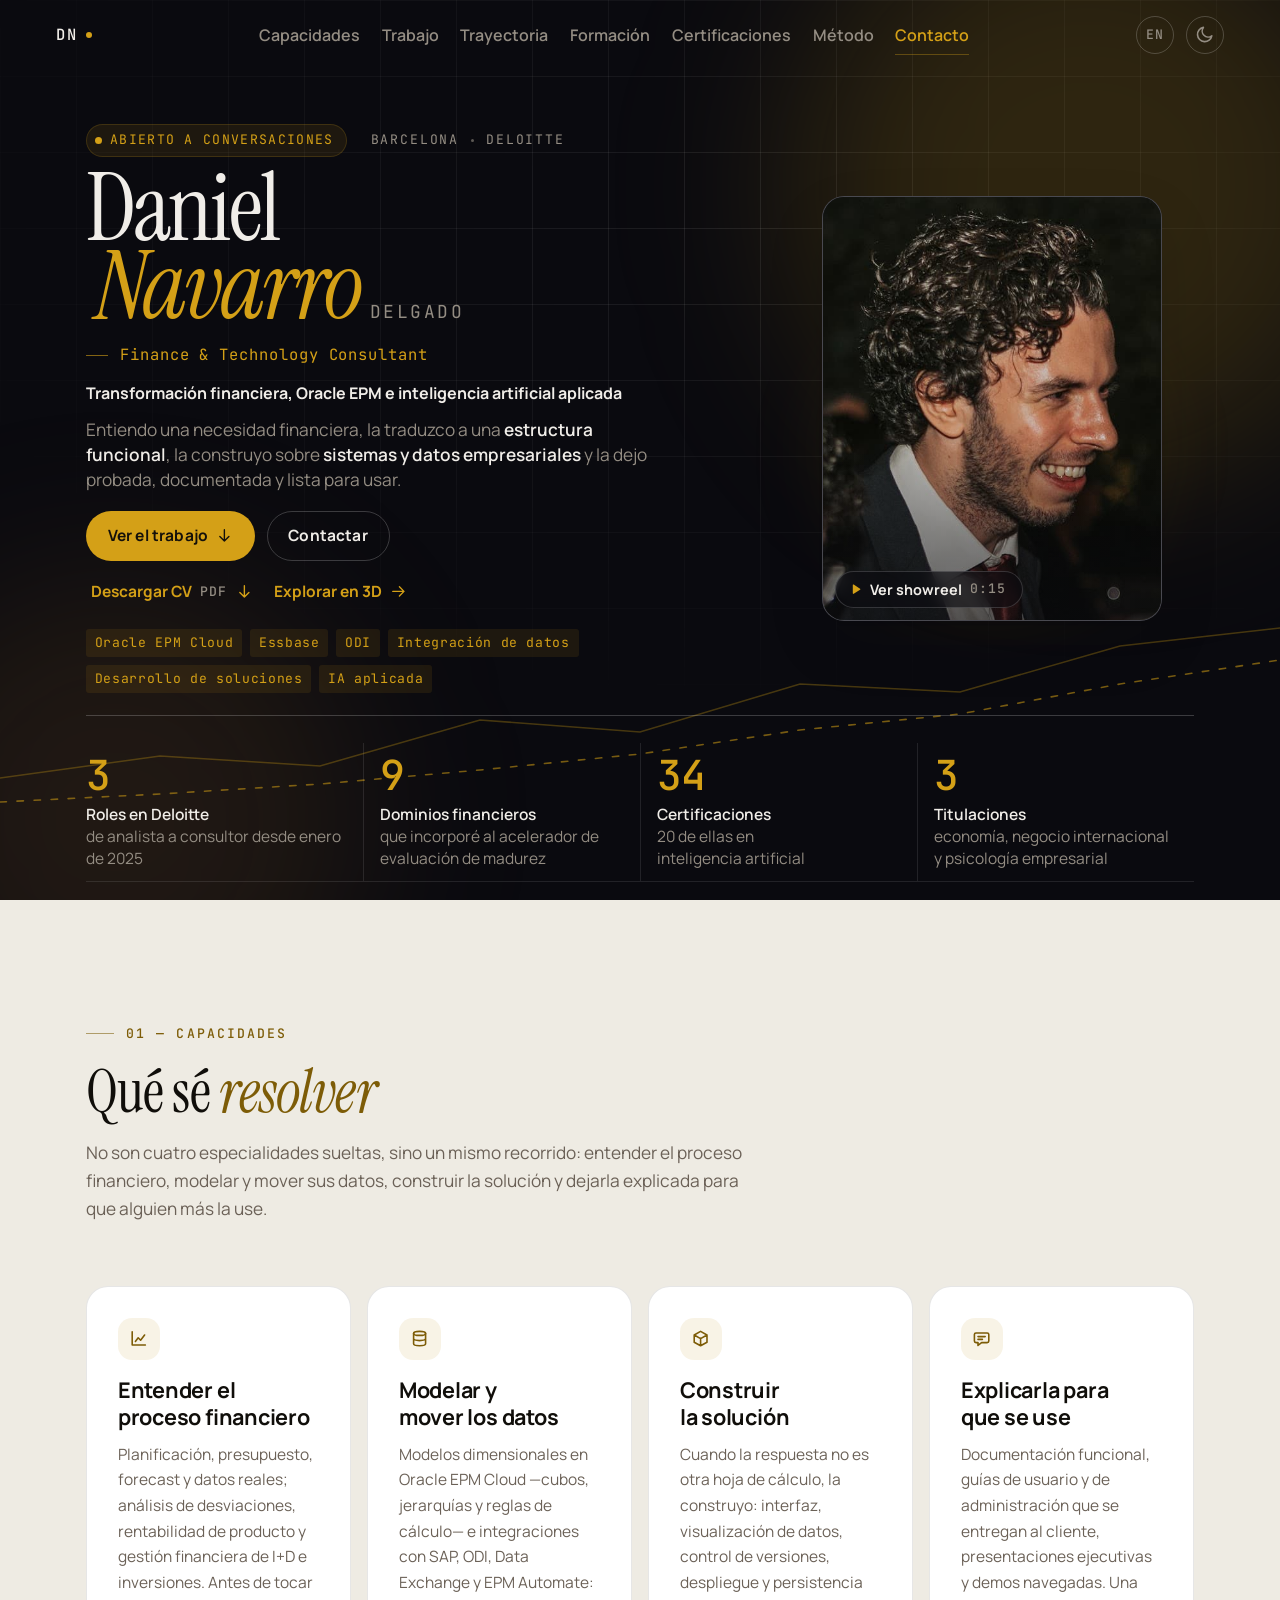
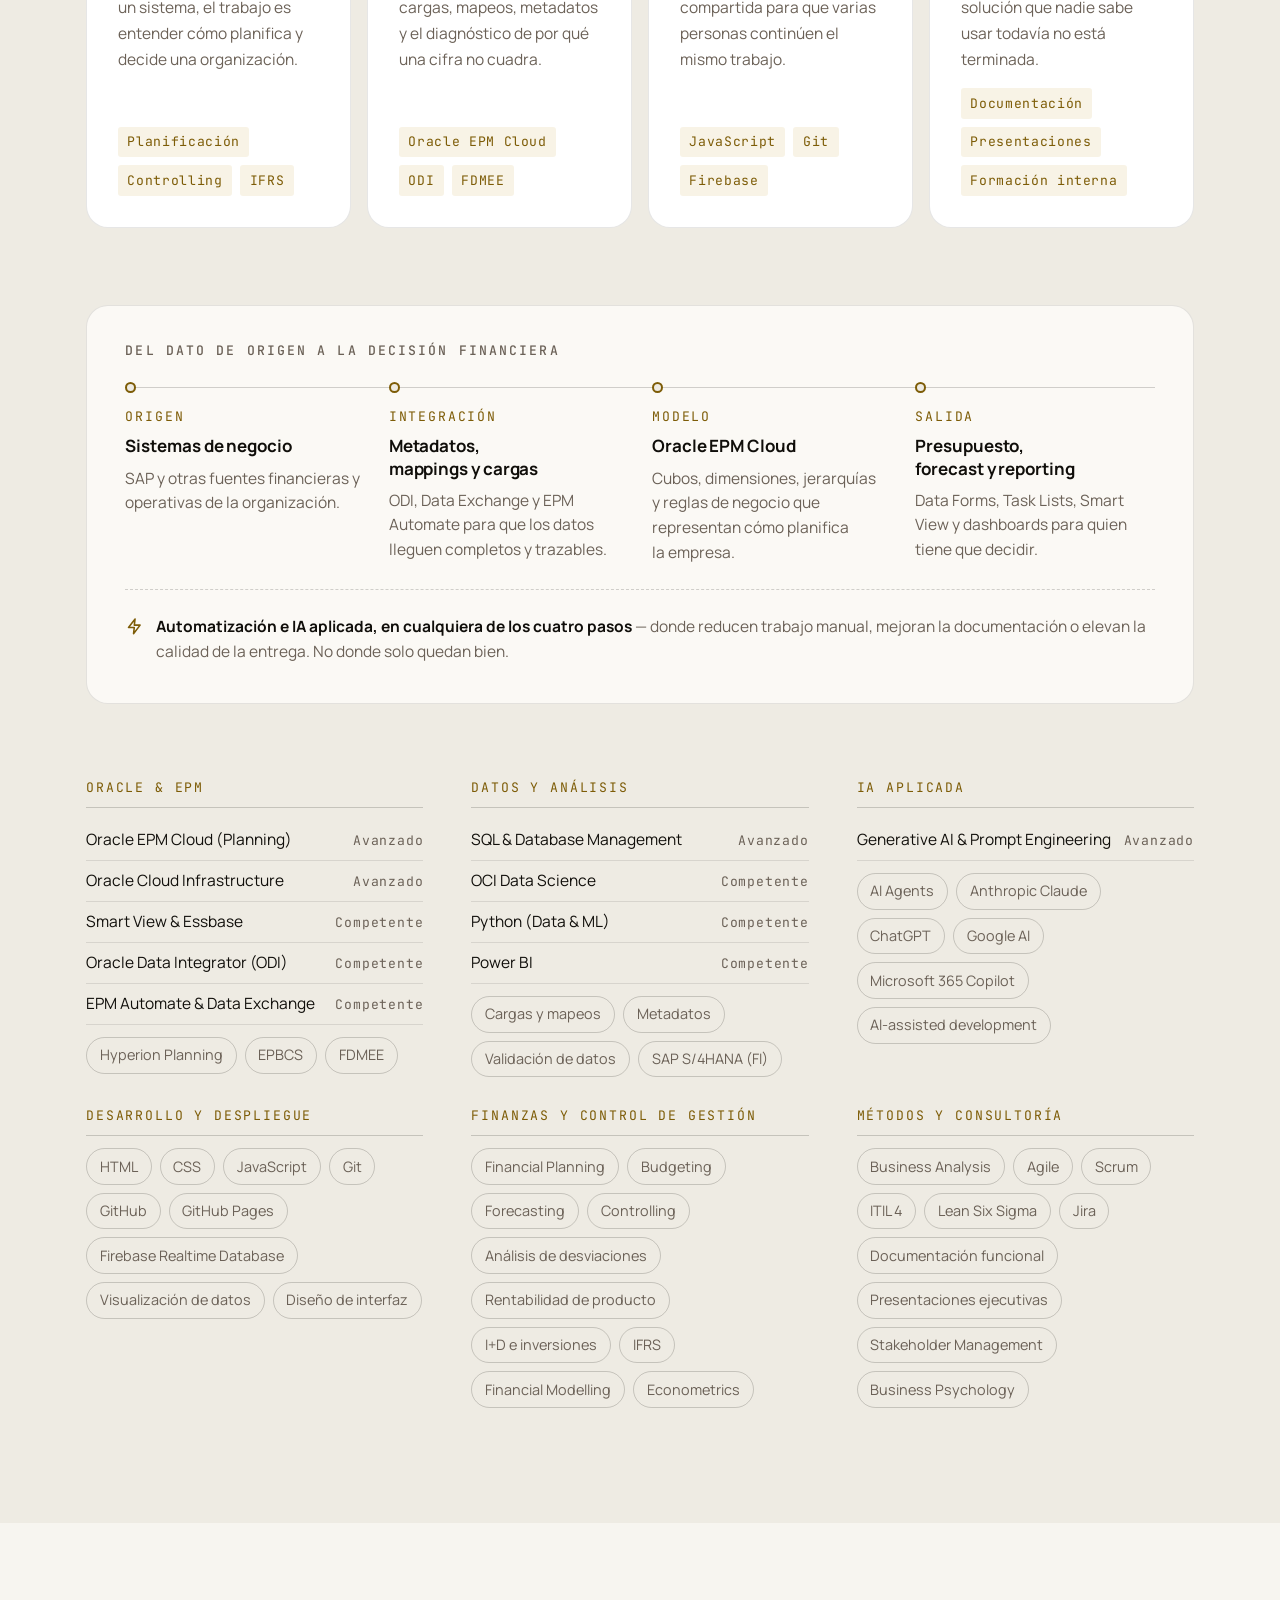
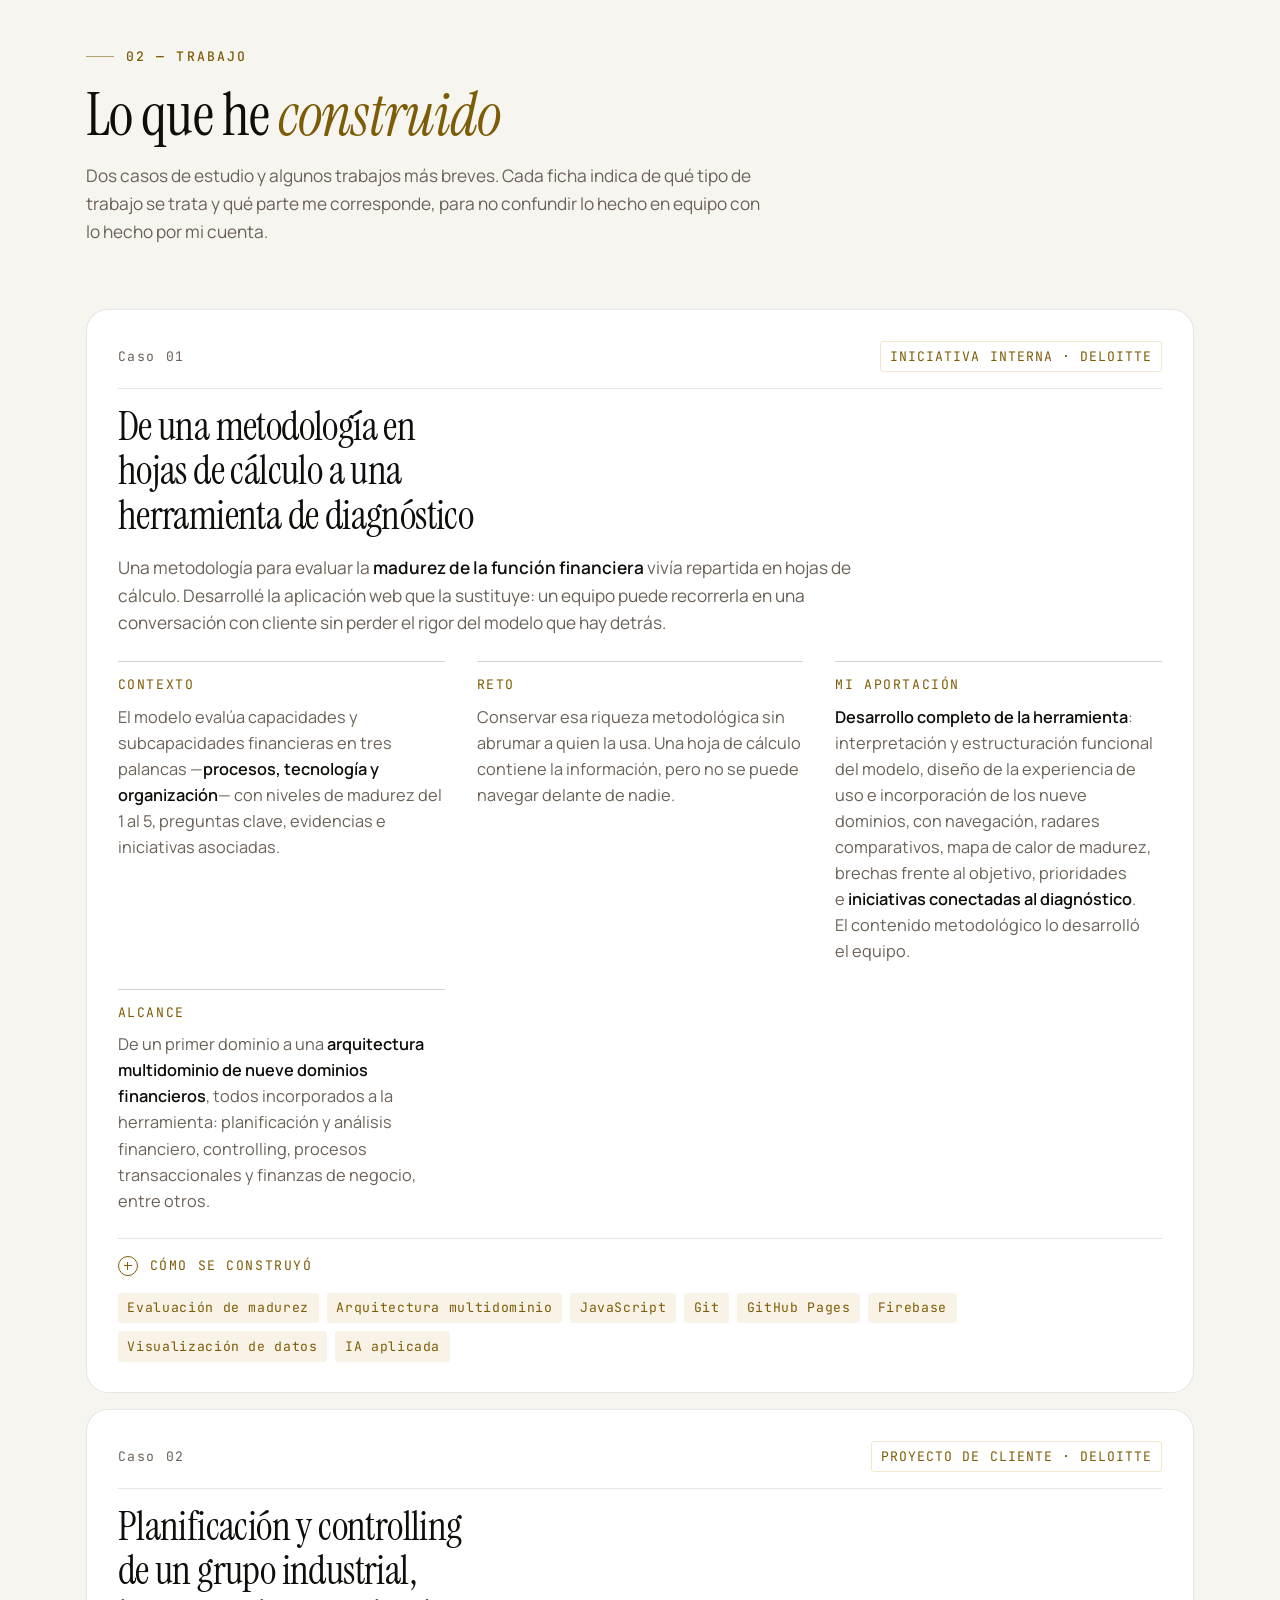
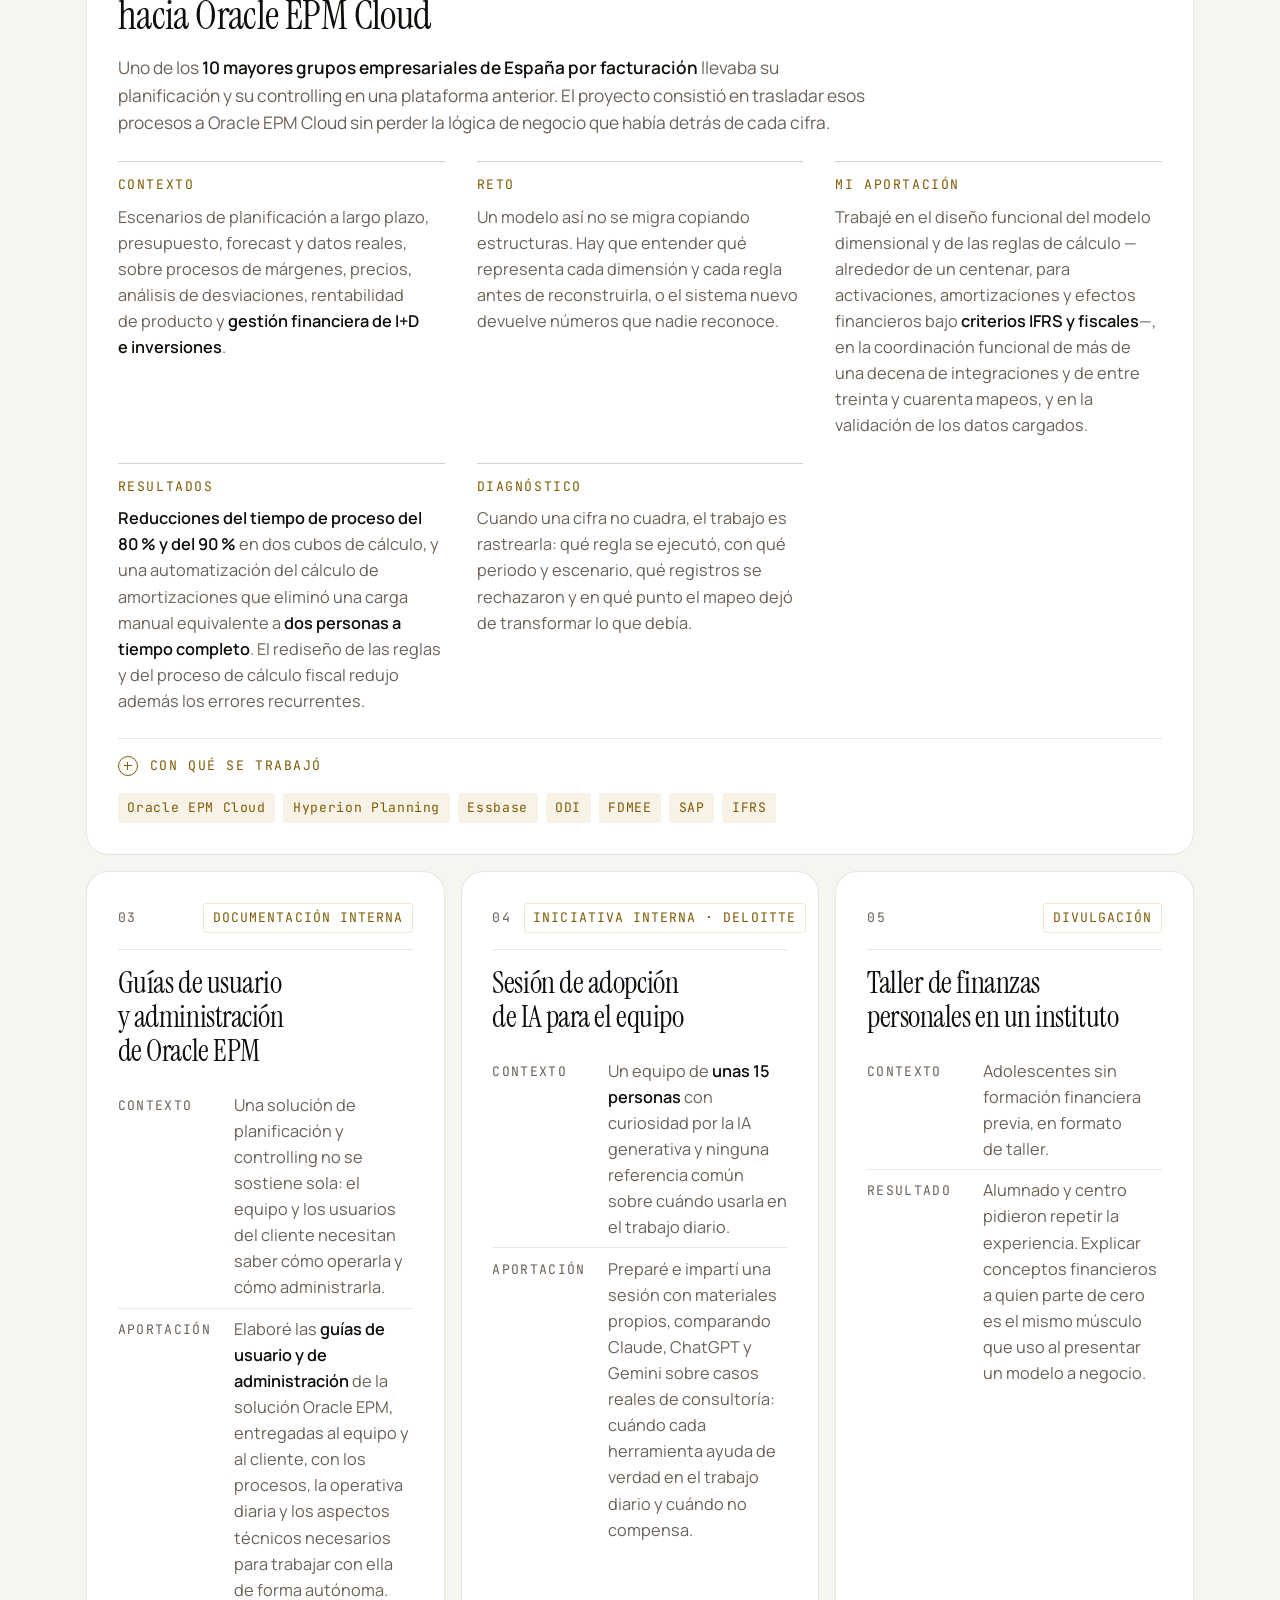
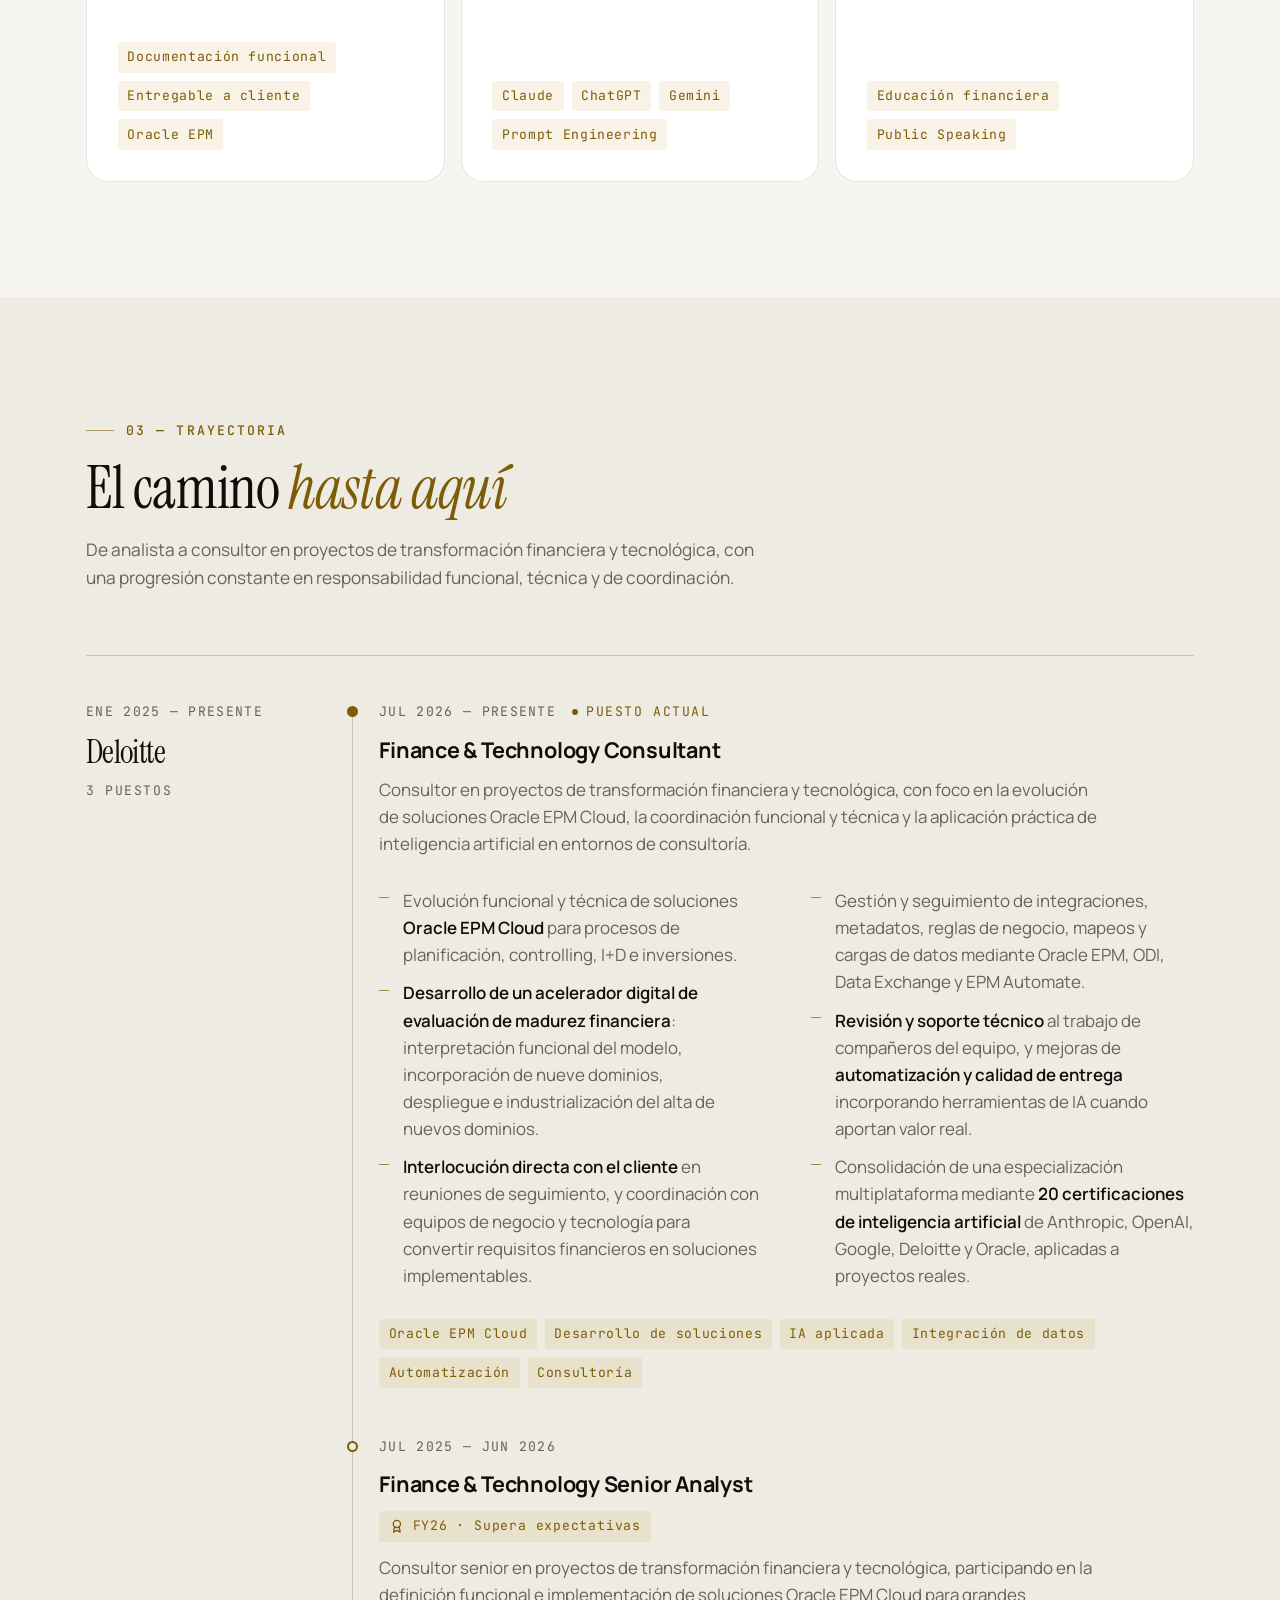
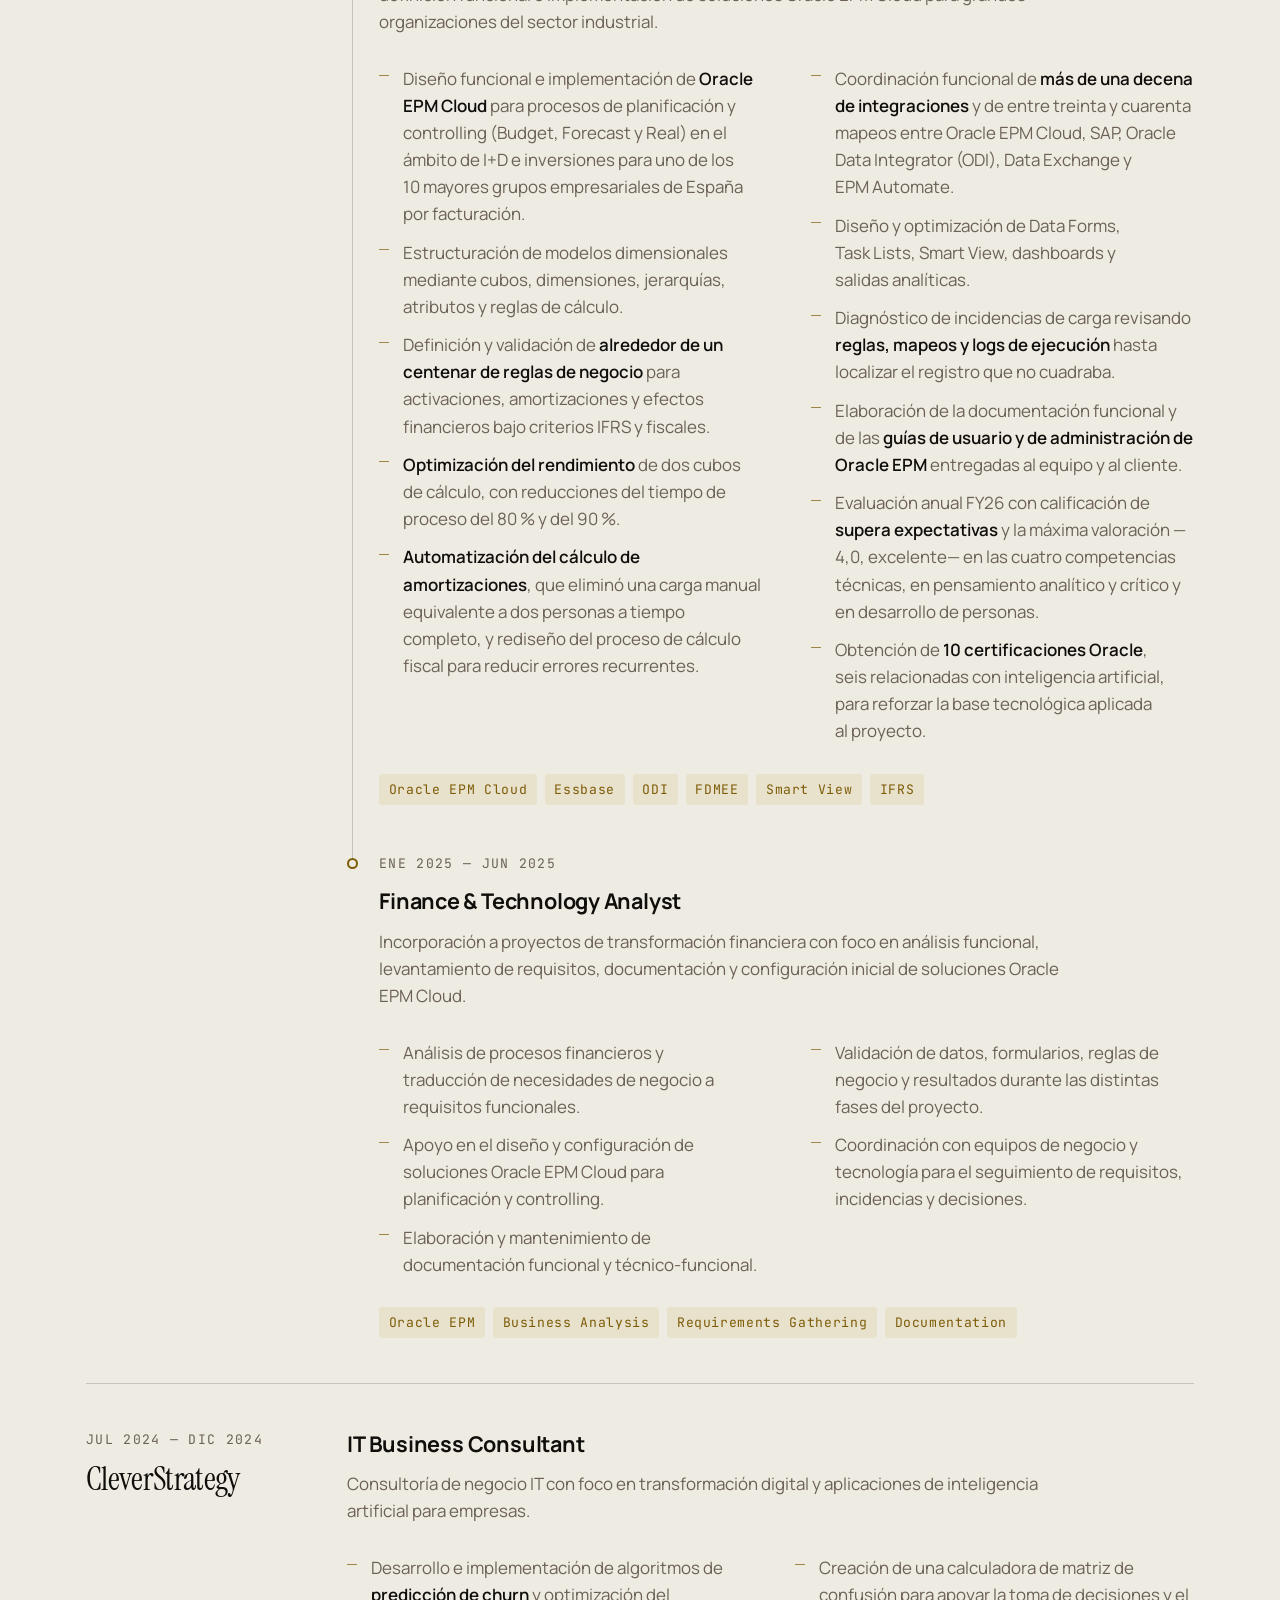
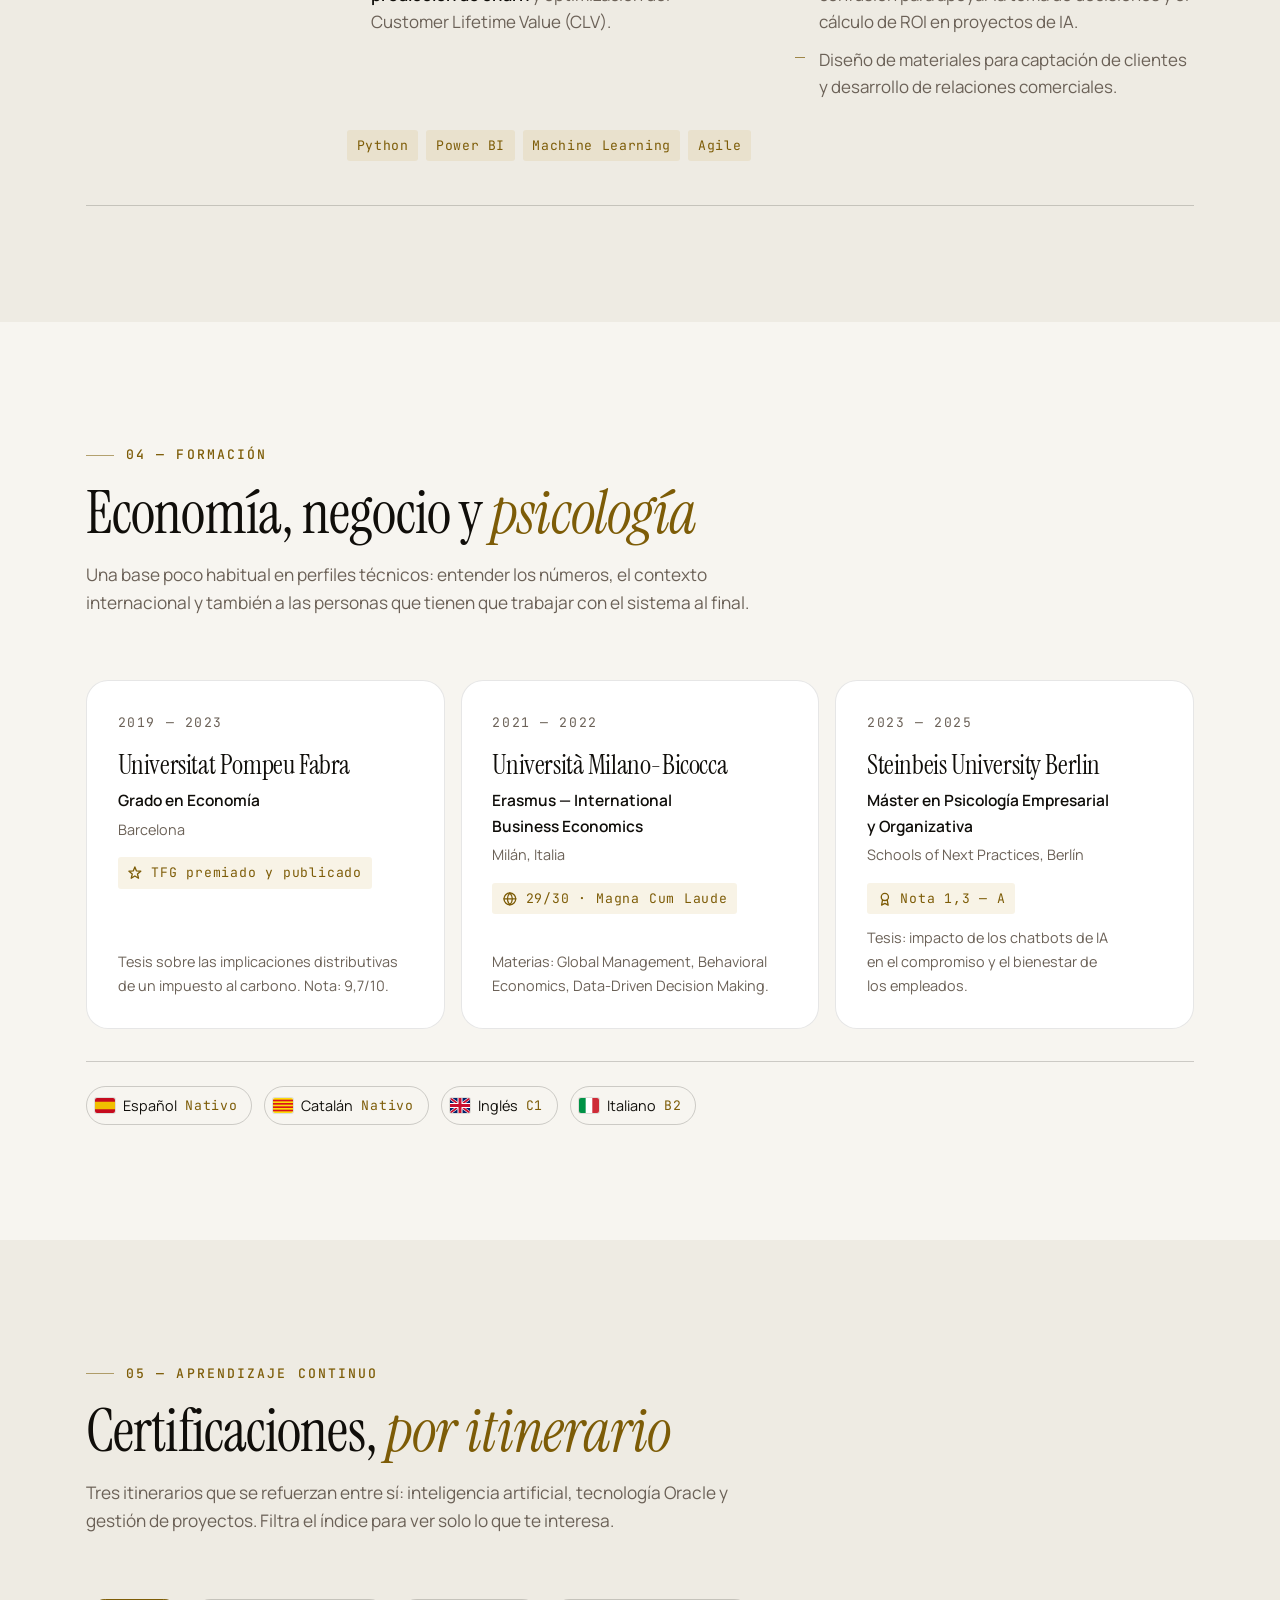
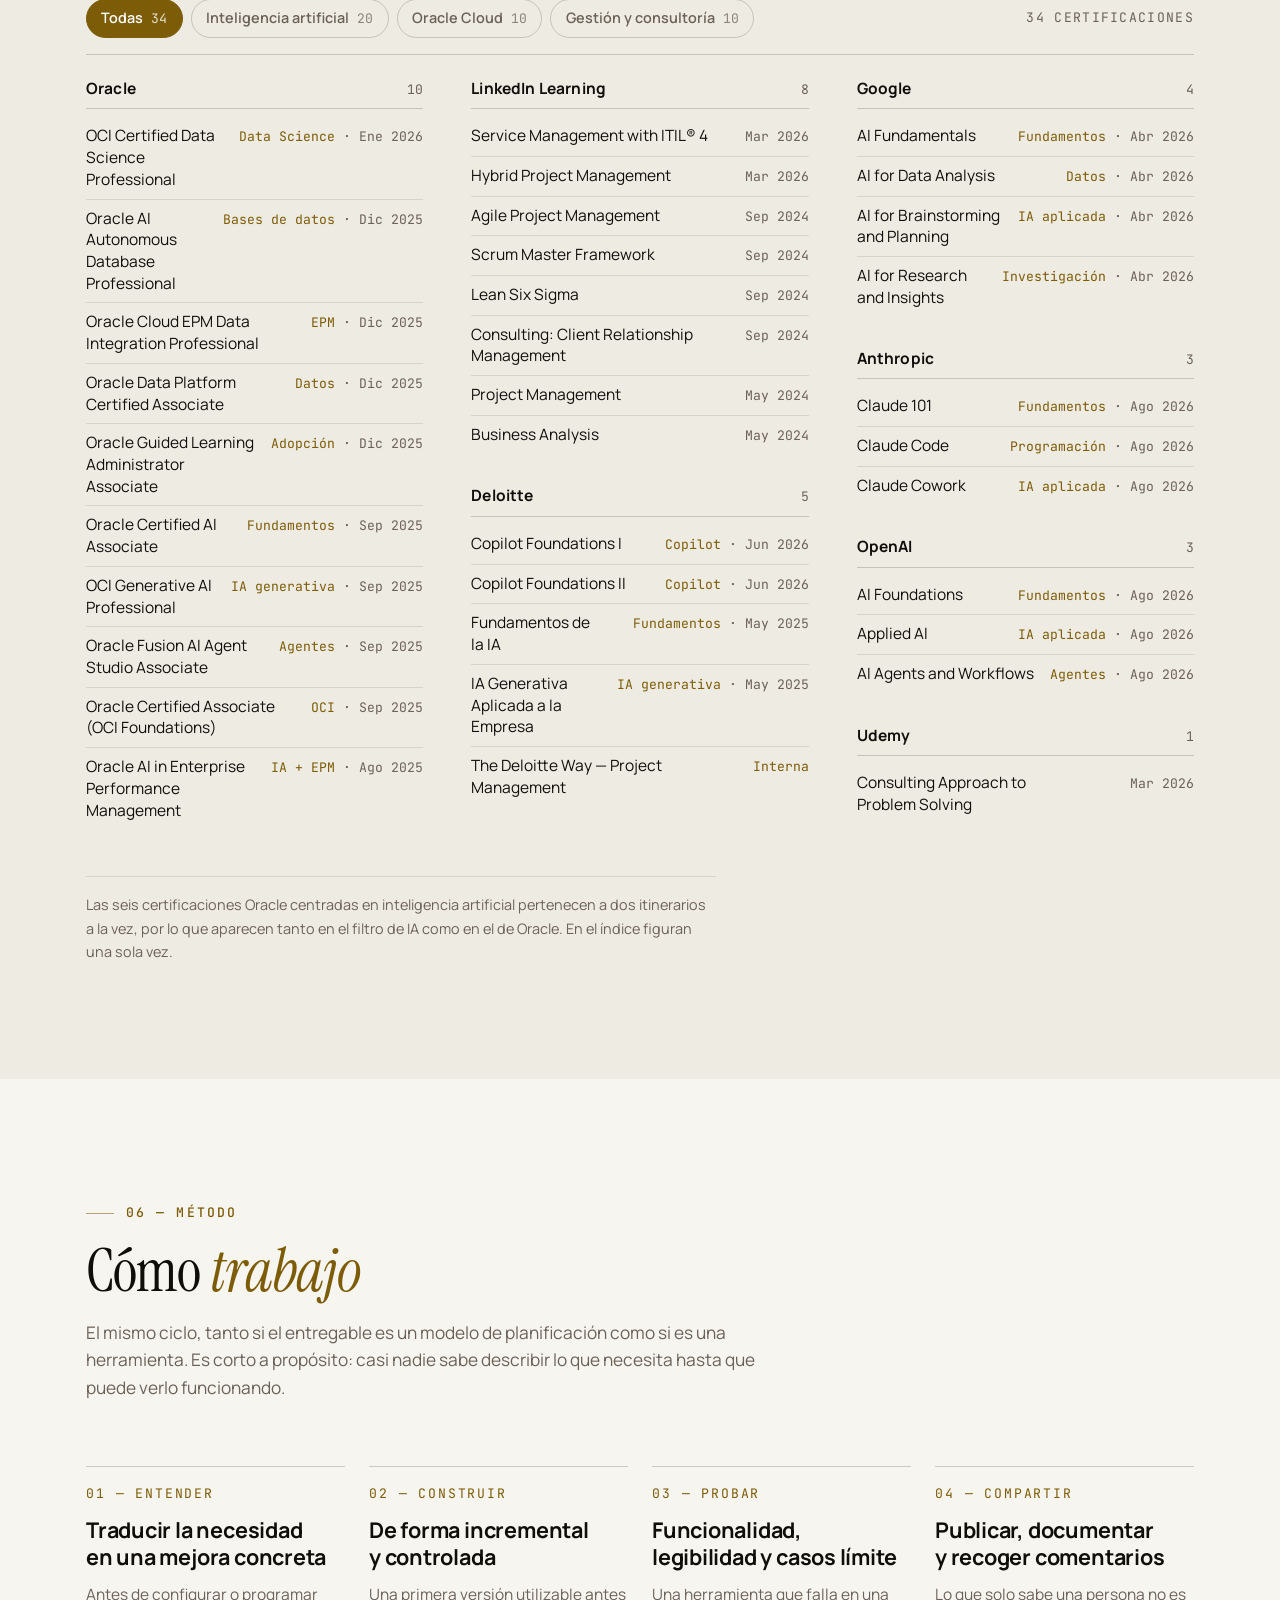
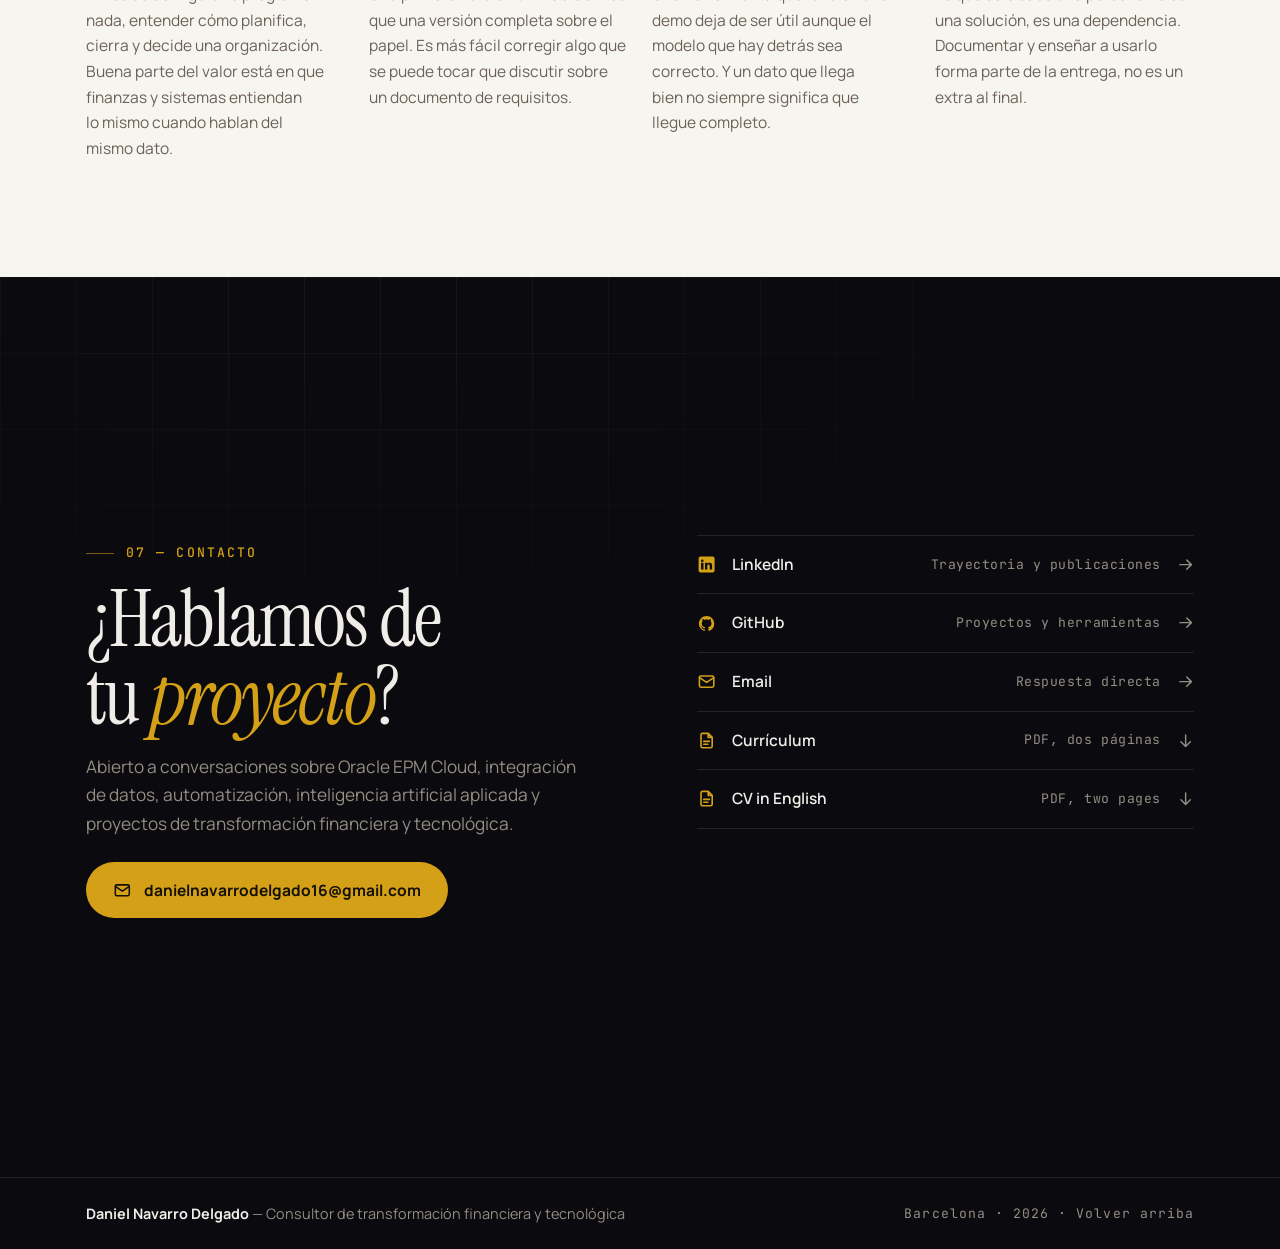
<file: index.html>
<!DOCTYPE html>
<html lang="es">
<head>
  <meta charset="UTF-8" />
  <meta name="viewport" content="width=device-width, initial-scale=1.0" />
  <script>
    /* Se ejecuta antes de que se aplique el CSS, para que un visitante que
       eligió tema oscuro no vea un destello en claro al recargar. El resto
       de la lógica del tema (etiqueta, aria-pressed...) vive en
       assets/site.js, junto con el resto del script. */
    (function () {
      try {
        var stored = localStorage.getItem('theme');
        var dark = stored ? stored === 'dark' : window.matchMedia('(prefers-color-scheme: dark)').matches;
        if (dark) document.documentElement.setAttribute('data-theme', 'dark');
      } catch (e) {}
    })();
  </script>

  <title>Daniel Navarro Delgado — Consultor de transformación financiera y tecnológica</title>
  <meta name="description" content="Transformación financiera en Deloitte (Barcelona): diseño y evolución de modelos de planificación y controlling en Oracle EPM Cloud, integración de datos, automatización y herramientas digitales para equipos financieros." />
  <meta name="author" content="Daniel Navarro Delgado" />
  <meta name="color-scheme" content="light dark" />
  <meta name="theme-color" content="#f7f5f0" media="(prefers-color-scheme: light)" />
  <meta name="theme-color" content="#0a0a0f" media="(prefers-color-scheme: dark)" />

  <meta property="og:title" content="Daniel Navarro Delgado — Consultor de transformación financiera y tecnológica" />
  <meta property="og:description" content="Modelos de planificación y controlling en Oracle EPM Cloud, integración de datos, automatización y herramientas digitales para equipos financieros. Deloitte · Barcelona." />
  <!-- Imagen para compartir en redes: 1200×630, la proporción que LinkedIn,
       WhatsApp y X muestran sin recortar. -->
  <meta property="og:image" content="https://danielnavarro1600.github.io/img/og-image.jpg" />
  <meta property="og:image:width" content="1200" />
  <meta property="og:image:height" content="630" />
  <meta property="og:image:alt" content="Retrato de Daniel Navarro Delgado junto a su nombre y su cargo, Finance &amp; Technology Consultant: transformación financiera, Oracle EPM e inteligencia artificial aplicada." />
  <meta property="og:type" content="profile" />
  <meta property="og:url" content="https://danielnavarro1600.github.io/" />
  <meta property="og:locale" content="es_ES" />
  <meta property="og:locale:alternate" content="en_GB" />
  <meta property="og:site_name" content="Daniel Navarro Delgado" />
  <meta name="twitter:card" content="summary_large_image" />
  <meta name="twitter:title" content="Daniel Navarro Delgado — Consultor de transformación financiera y tecnológica" />
  <meta name="twitter:description" content="Oracle EPM Cloud, integración de datos, automatización y desarrollo de herramientas para equipos financieros. Deloitte · Barcelona." />
  <meta name="twitter:image" content="https://danielnavarro1600.github.io/img/og-image.jpg" />
  <meta name="twitter:image:alt" content="Retrato de Daniel Navarro Delgado junto a su nombre y su cargo, Finance &amp; Technology Consultant: transformación financiera, Oracle EPM e inteligencia artificial aplicada." />

  <link rel="canonical" href="https://danielnavarro1600.github.io/" />
  <!-- La misma página en cada idioma, para que los buscadores muestren la
       versión que corresponde a quien busca. -->
  <link rel="alternate" hreflang="es" href="https://danielnavarro1600.github.io/" />
  <link rel="alternate" hreflang="en" href="https://danielnavarro1600.github.io/en/" />
  <link rel="alternate" hreflang="x-default" href="https://danielnavarro1600.github.io/" />
  <link rel="icon" type="image/png" href="img/favicon.png" />

  <link rel="preconnect" href="https://fonts.googleapis.com" />
  <link rel="preconnect" href="https://fonts.gstatic.com" crossorigin />
  <link href="https://fonts.googleapis.com/css2?family=Instrument+Serif:ital@0;1&family=Manrope:wght@400;500;600;700;800&family=JetBrains+Mono:wght@400;500&display=swap" rel="stylesheet" />

  <script type="application/ld+json">
  {
    "@context": "https://schema.org",
    "@type": "Person",
    "name": "Daniel Navarro Delgado",
    "jobTitle": "Finance & Technology Consultant",
    "description": "Profesional de transformación financiera especializado en Oracle EPM, integración de datos, desarrollo de soluciones digitales e inteligencia artificial aplicada.",
    "worksFor": {
      "@type": "Organization",
      "name": "Deloitte"
    },
    "url": "https://danielnavarro1600.github.io",
    "image": "https://danielnavarro1600.github.io/img/foto-perfil.jpg",
    "email": "mailto:danielnavarrodelgado16@gmail.com",
    "sameAs": [
      "https://www.linkedin.com/in/daniel-navarro-delgado",
      "https://github.com/danielnavarro1600"
    ],
    "address": {
      "@type": "PostalAddress",
      "addressLocality": "Barcelona",
      "addressCountry": "ES"
    },
    "knowsLanguage": ["es", "ca", "en", "it"],
    "alumniOf": [
      { "@type": "EducationalOrganization", "name": "Universitat Pompeu Fabra" },
      { "@type": "EducationalOrganization", "name": "Università Milano-Bicocca" },
      { "@type": "EducationalOrganization", "name": "Steinbeis University Berlin" }
    ],
    "knowsAbout": [
      "Oracle EPM Cloud",
      "Hyperion Planning",
      "Essbase",
      "Oracle Data Integrator",
      "FDMEE",
      "Oracle Cloud Infrastructure",
      "Financial Transformation",
      "Financial Planning and Controlling",
      "Variance Analysis",
      "Product Profitability",
      "Data Integration",
      "Applied AI",
      "Generative AI",
      "Web Development",
      "Consulting"
    ],
    "hasCredential": [
      { "@type": "EducationalOccupationalCredential", "credentialCategory": "certification", "name": "Inteligencia Artificial (20 certificaciones)" },
      { "@type": "EducationalOccupationalCredential", "credentialCategory": "certification", "name": "Oracle Cloud & AI (10 certificaciones)" },
      { "@type": "EducationalOccupationalCredential", "credentialCategory": "certification", "name": "Gestión de proyectos y consultoría (10 certificaciones)" }
    ]
  }
  </script>

  <link rel="stylesheet" href="assets/site.css" />

  <noscript>
    <style>
      /* Sin JS no se añade .visible: el contenido debe verse igual. */
      .reveal { opacity: 1 !important; transform: none !important; transition: none !important; }
      /* Tampoco se añaden .scrolled ni .over-hero: se fija el fondo de la
         barra para que sus enlaces se lean sobre cualquier sección. */
      .nav::before { opacity: 1 !important; }
    </style>
  </noscript>
</head>

<body>

<!-- ============================ ICONOS ============================ -->
<!-- Iconos propios, dibujados en una rejilla de 24×24. Cada uno se usa con
     <svg class="icon" aria-hidden="true" focusable="false"><use href="#i-…"/></svg>;
     el color y el grosor del trazo los pone .icon en el CSS. LinkedIn y
     GitHub son marcas y van rellenas. -->
<svg class="icon-sprite" xmlns="http://www.w3.org/2000/svg" aria-hidden="true" focusable="false">
  <symbol id="i-arrow-down" viewBox="0 0 24 24"><path d="M12 4v16M5.5 13.5 12 20l6.5-6.5"/></symbol>
  <symbol id="i-arrow-right" viewBox="0 0 24 24"><path d="M4 12h16M13.5 5.5 20 12l-6.5 6.5"/></symbol>
  <symbol id="i-moon" viewBox="0 0 24 24"><path d="M21 13.5A9 9 0 1 1 10.5 3a7.5 7.5 0 0 0 10.5 10.5z"/></symbol>
  <symbol id="i-sun" viewBox="0 0 24 24"><circle cx="12" cy="12" r="4"/><path d="M12 3v2.5M12 18.5V21M3 12h2.5M18.5 12H21M5.64 5.64l1.77 1.77M16.6 16.6l1.77 1.77M5.64 18.36l1.77-1.77M16.6 7.4l1.77-1.77"/></symbol>
  <symbol id="i-chart" viewBox="0 0 24 24"><path d="M4 3.5V20h16.5M8 15.5l3.5-4.5 3 3 5-6.5"/></symbol>
  <symbol id="i-data" viewBox="0 0 24 24"><ellipse cx="12" cy="5.5" rx="7.5" ry="2.5"/><path d="M4.5 5.5v13c0 1.38 3.36 2.5 7.5 2.5s7.5-1.12 7.5-2.5v-13M4.5 12c0 1.38 3.36 2.5 7.5 2.5s7.5-1.12 7.5-2.5"/></symbol>
  <symbol id="i-cube" viewBox="0 0 24 24"><path d="M12 3l8 4.5v9L12 21l-8-4.5v-9L12 3zM4 7.5l8 4.5 8-4.5M12 12v9"/></symbol>
  <symbol id="i-chat" viewBox="0 0 24 24"><path d="M5 5h14a2 2 0 0 1 2 2v8a2 2 0 0 1-2 2h-7l-4.5 3.5V17H5a2 2 0 0 1-2-2V7a2 2 0 0 1 2-2zM7.5 9.5h9M7.5 13h5.5"/></symbol>
  <symbol id="i-bolt" viewBox="0 0 24 24"><path d="M13 2.5 4.5 13.5H12l-1 8 8.5-11H12l1-8z"/></symbol>
  <symbol id="i-award" viewBox="0 0 24 24"><circle cx="12" cy="9" r="5.5"/><path d="M8.5 13.3 7 21.5l5-2.5 5 2.5-1.5-8.2"/></symbol>
  <symbol id="i-star" viewBox="0 0 24 24"><path d="M12 3l2.47 6.1 6.57.46-5.05 4.24 1.59 6.39L12 16.7l-5.58 3.49 1.59-6.39-5.05-4.24 6.57-.46L12 3z"/></symbol>
  <symbol id="i-globe" viewBox="0 0 24 24"><circle cx="12" cy="12" r="9"/><path d="M3 12h18M12 3c2.5 2.5 3.8 5.5 3.8 9s-1.3 6.5-3.8 9c-2.5-2.5-3.8-5.5-3.8-9S9.5 5.5 12 3z"/></symbol>
  <symbol id="i-mail" viewBox="0 0 24 24"><rect x="3" y="5" width="18" height="14" rx="2"/><path d="M3 7l9 6 9-6"/></symbol>
  <symbol id="i-file" viewBox="0 0 24 24"><path d="M14 3H7a2 2 0 0 0-2 2v14a2 2 0 0 0 2 2h10a2 2 0 0 0 2-2V8l-5-5zM14 3v5h5M8.5 13h7M8.5 16.5h5"/></symbol>
  <symbol id="i-linkedin" viewBox="0 0 24 24"><path fill="currentColor" stroke="none" fill-rule="evenodd" d="M4.5 2h15A2.5 2.5 0 0 1 22 4.5v15a2.5 2.5 0 0 1-2.5 2.5h-15A2.5 2.5 0 0 1 2 19.5v-15A2.5 2.5 0 0 1 4.5 2zM8.2 7.2a1.6 1.6 0 1 1-3.2 0 1.6 1.6 0 0 1 3.2 0zM5.1 9.8h3v8.4h-3zM10 9.8h2.8v1.3c.5-.9 1.6-1.5 3-1.5 2.4 0 3.1 1.5 3.1 3.8v4.8h-2.9v-4.3c0-1.1-.3-1.9-1.4-1.9s-1.8.8-1.8 2v4.2H10z"/></symbol>
  <symbol id="i-github" viewBox="-2 -2 20 20"><path fill="currentColor" stroke="none" d="M8 0C3.58 0 0 3.58 0 8c0 3.54 2.29 6.53 5.47 7.59.4.07.55-.17.55-.38 0-.19-.01-.82-.01-1.49-2.01.37-2.53-.49-2.69-.94-.09-.23-.48-.94-.82-1.13-.28-.15-.68-.52-.01-.53.63-.01 1.08.58 1.23.82.72 1.21 1.87.87 2.33.66.07-.52.28-.87.51-1.07-1.78-.2-3.64-.89-3.64-3.95 0-.87.31-1.59.82-2.15-.08-.2-.36-1.02.08-2.12 0 0 .67-.21 2.2.82.64-.18 1.32-.27 2-.27.68 0 1.36.09 2 .27 1.53-1.04 2.2-.82 2.2-.82.44 1.1.16 1.92.08 2.12.51.56.82 1.27.82 2.15 0 3.07-1.87 3.75-3.65 3.95.29.25.54.73.54 1.48 0 1.07-.01 1.93-.01 2.2 0 .21.15.46.55.38A8.013 8.013 0 0 0 16 8c0-4.42-3.58-8-8-8z"/></symbol>
  <symbol id="i-play" viewBox="0 0 24 24"><path fill="currentColor" stroke="none" d="M8 5.14v13.72a1 1 0 0 0 1.52.85l10.56-6.86a1 1 0 0 0 0-1.7L9.52 4.29A1 1 0 0 0 8 5.14z"/></symbol>
  <symbol id="i-close" viewBox="0 0 24 24"><path d="M6 6l12 12M18 6 6 18"/></symbol>
</svg>

<a href="#main" class="skip-link">Saltar al contenido</a>

<!-- ============================ NAV ============================ -->
<nav class="nav over-hero" id="navbar">
  <span class="nav-progress" id="navProgress" aria-hidden="true"></span>

  <a href="#hero" class="nav-logo">DN<span aria-hidden="true"></span></a>

  <div class="nav-links" id="navLinks">
    <a href="#skills">Capacidades</a>
    <a href="#projects">Trabajo</a>
    <a href="#experience">Trayectoria</a>
    <a href="#education">Formación</a>
    <a href="#certifications">Certificaciones</a>
    <a href="#approach">Método</a>
    <a href="#contact" class="nav-link-cta">Contacto</a>
  </div>

  <div class="nav-tools">
    <a class="icon-btn lang-switch" href="en/" hreflang="en" lang="en">EN<span class="sr-only"> · English version</span></a>
    <button class="icon-btn" id="themeToggle" onclick="toggleTheme()" aria-pressed="false" data-label-dark="Activar tema oscuro" data-label-light="Activar tema claro">
      <svg class="icon theme-moon" aria-hidden="true" focusable="false"><use href="#i-moon"/></svg>
      <svg class="icon theme-sun" aria-hidden="true" focusable="false"><use href="#i-sun"/></svg>
      <span class="sr-only" id="themeLabel">Activar tema oscuro</span>
    </button>
    <button class="hamburger" id="hamburger" onclick="toggleMenu()" aria-expanded="false" aria-controls="navLinks" aria-label="Abrir menú" data-label-open="Abrir menú" data-label-close="Cerrar menú">
      <span></span><span></span><span></span>
    </button>
  </div>
</nav>

<main id="main">

<!-- ============================ HERO ============================ -->
<section class="hero" id="hero">
  <div class="hero-bg" aria-hidden="true">
    <div class="hero-grid"></div>
    <div class="hero-wash hero-wash-1"></div>
    <div class="hero-wash hero-wash-2"></div>
    <svg class="hero-plot" viewBox="0 0 1200 240" preserveAspectRatio="none" focusable="false">
      <path class="plot-solid" d="M0,190 L150,168 L300,178 L450,132 L600,144 L750,96 L900,104 L1050,58 L1200,40" />
      <path d="M0,214 L150,206 L300,196 L450,182 L600,166 L750,142 L900,126 L1050,96 L1200,72" />
    </svg>
  </div>

  <div class="wrap">
    <div class="hero-inner">
      <div>
        <div class="hero-top">
          <p class="hero-status"><b aria-hidden="true"></b> Abierto a conversaciones</p>
          <ul class="hero-meta">
            <li>Barcelona</li>
            <li>Deloitte</li>
          </ul>
        </div>

        <h1 class="hero-name">Daniel <em>Navarro<span> Delgado</span></em></h1>

        <p class="hero-position" lang="en">Finance &amp; Technology Consultant</p>

        <p class="hero-role">Transformación financiera, Oracle EPM e inteligencia artificial aplicada</p>

        <p class="hero-lede">
          Entiendo una necesidad financiera, la traduzco a una <b>estructura funcional</b>, la
          construyo sobre <b>sistemas y datos empresariales</b> y la dejo probada, documentada
          y lista para usar.
        </p>

        <div class="hero-ctas">
          <a href="#projects" class="btn btn--solid">Ver el trabajo <svg class="icon" aria-hidden="true" focusable="false"><use href="#i-arrow-down"/></svg></a>
          <a href="#contact" class="btn btn--ghost">Contactar</a>
          <span class="hero-links">
            <a href="cv/cv-daniel-navarro-delgado.pdf" class="hero-cv" download>
              <span class="hero-cv-label">Descargar CV</span>
              <span class="hero-cv-meta">PDF</span>
              <svg class="icon" aria-hidden="true" focusable="false"><use href="#i-arrow-down"/></svg>
            </a>
            <a href="explora/" class="hero-cv hero-cv--go" data-folder>
              <span class="hero-cv-label">Explorar en 3D</span>
              <svg class="icon" aria-hidden="true" focusable="false"><use href="#i-arrow-right"/></svg>
            </a>
          </span>
        </div>

        <ul class="hero-tags">
          <li class="chip" lang="en">Oracle EPM Cloud</li>
          <li class="chip" lang="en">Essbase</li>
          <li class="chip" lang="en">ODI</li>
          <li class="chip">Integración de datos</li>
          <li class="chip">Desarrollo de soluciones</li>
          <li class="chip">IA aplicada</li>
        </ul>
      </div>

      <figure class="hero-figure">
        <div class="hero-photo">
          <img
            src="img/foto-perfil.jpg"
            alt="Retrato de Daniel Navarro Delgado"
            width="528" height="660"
            fetchpriority="high"
            decoding="async" />
          <!-- Showreel: toda la foto abre el vídeo. Sin JS, el enlace abre el
               MP4 tal cual; con JS, se reproduce en la ventana #reel. -->
          <a class="hero-reel" href="video/showreel.mp4" data-reel>
            <span class="hero-reel-badge">
              <svg class="icon" aria-hidden="true" focusable="false"><use href="#i-play"/></svg>
              <span class="hero-reel-label">Ver <span lang="en">showreel</span></span>
              <span class="hero-reel-meta" aria-hidden="true">0:15</span>
              <span class="sr-only">(vídeo de 15 segundos, con sonido)</span>
            </span>
          </a>
        </div>
        <figcaption class="hero-caption">
          <span>Daniel Navarro Delgado</span>
          <span>Barcelona</span>
        </figcaption>
      </figure>
    </div>

    <!-- Cifras: cada una se sostiene con lo que aparece más abajo en la página.
         VERIFICAR: 34 es el total sin duplicar de las certificaciones listadas en
         #certifications (20 IA + 10 Oracle + 10 gestión, con 6 certificaciones
         Oracle de IA contadas en dos itinerarios). El JS lo recalcula desde el
         índice al cargar, así que basta con añadir o quitar entradas allí. -->
    <ul class="ledger">
      <li>
        <div class="ledger-num">3</div>
        <div class="ledger-label"><b>Roles en Deloitte</b> de analista a consultor desde enero de 2025</div>
      </li>
      <li>
        <div class="ledger-num">9</div>
        <div class="ledger-label"><b>Dominios financieros</b> que incorporé al acelerador de evaluación de madurez</div>
      </li>
      <li>
        <div class="ledger-num" id="certTotalHero">34</div>
        <div class="ledger-label"><b>Certificaciones</b> 20 de ellas en inteligencia artificial</div>
      </li>
      <li>
        <div class="ledger-num">3</div>
        <div class="ledger-label"><b>Titulaciones</b> economía, negocio internacional y psicología empresarial</div>
      </li>
    </ul>
  </div>
</section>

<!-- ======================== CAPACIDADES ======================== -->
<section class="section section--alt" id="skills">
  <div class="wrap">
    <div class="head head--wide reveal">
      <p class="eyebrow">01 — Capacidades</p>
      <h2 class="title">Qué sé <em>resolver</em></h2>
      <p class="lede">
        No son cuatro especialidades sueltas, sino un mismo recorrido: entender el proceso
        financiero, modelar y mover sus datos, construir la solución y dejarla explicada para
        que alguien más la use.
      </p>
    </div>

    <ul class="pillars stagger">
      <li class="card pillar reveal">
        <span class="pillar-icon"><svg class="icon" aria-hidden="true" focusable="false"><use href="#i-chart"/></svg></span>
        <h3>Entender el proceso financiero</h3>
        <p>
          Planificación, presupuesto, forecast y datos reales; análisis de desviaciones,
          rentabilidad de producto y gestión financiera de I+D e inversiones. Antes de tocar
          un sistema, el trabajo es entender cómo planifica y decide una organización.
        </p>
        <ul class="tags">
          <li class="chip">Planificación</li>
          <li class="chip">Controlling</li>
          <li class="chip" lang="en">IFRS</li>
        </ul>
      </li>

      <li class="card pillar reveal">
        <span class="pillar-icon"><svg class="icon" aria-hidden="true" focusable="false"><use href="#i-data"/></svg></span>
        <h3>Modelar y mover los datos</h3>
        <p>
          Modelos dimensionales en Oracle EPM Cloud —cubos, jerarquías y reglas de cálculo— e
          integraciones con SAP, ODI, Data Exchange y EPM Automate: cargas, mapeos, metadatos y
          el diagnóstico de por qué una cifra no cuadra.
        </p>
        <ul class="tags">
          <li class="chip" lang="en">Oracle EPM Cloud</li>
          <li class="chip" lang="en">ODI</li>
          <li class="chip" lang="en">FDMEE</li>
        </ul>
      </li>

      <li class="card pillar reveal">
        <span class="pillar-icon"><svg class="icon" aria-hidden="true" focusable="false"><use href="#i-cube"/></svg></span>
        <h3>Construir la solución</h3>
        <p>
          Cuando la respuesta no es otra hoja de cálculo, la construyo: interfaz, visualización
          de datos, control de versiones, despliegue y persistencia compartida para que varias
          personas continúen el mismo trabajo.
        </p>
        <ul class="tags">
          <li class="chip" lang="en">JavaScript</li>
          <li class="chip" lang="en">Git</li>
          <li class="chip" lang="en">Firebase</li>
        </ul>
      </li>

      <li class="card pillar reveal">
        <span class="pillar-icon"><svg class="icon" aria-hidden="true" focusable="false"><use href="#i-chat"/></svg></span>
        <h3>Explicarla para que se use</h3>
        <p>
          Documentación funcional, guías de usuario y de administración que se entregan al
          cliente, presentaciones ejecutivas y demos navegadas. Una solución que nadie sabe usar
          todavía no está terminada.
        </p>
        <ul class="tags">
          <li class="chip">Documentación</li>
          <li class="chip">Presentaciones</li>
          <li class="chip">Formación interna</li>
        </ul>
      </li>
    </ul>

    <div class="flow-block reveal">
      <h3 class="flow-title">Del dato de origen a la decisión financiera</h3>
      <ol class="flow">
        <li class="flow-step">
          <span class="flow-kicker">Origen</span>
          <h4>Sistemas de negocio</h4>
          <p>SAP y otras fuentes financieras y operativas de la organización.</p>
        </li>
        <li class="flow-step">
          <span class="flow-kicker">Integración</span>
          <h4>Metadatos, mappings y cargas</h4>
          <p>ODI, Data Exchange y EPM Automate para que los datos lleguen completos y trazables.</p>
        </li>
        <li class="flow-step">
          <span class="flow-kicker">Modelo</span>
          <h4>Oracle EPM Cloud</h4>
          <p>Cubos, dimensiones, jerarquías y reglas de negocio que representan cómo planifica la empresa.</p>
        </li>
        <li class="flow-step">
          <span class="flow-kicker">Salida</span>
          <h4>Presupuesto, forecast y reporting</h4>
          <p>Data Forms, Task Lists, Smart View y dashboards para quien tiene que decidir.</p>
        </li>
      </ol>
      <p class="flow-layer">
        <svg class="icon" aria-hidden="true" focusable="false"><use href="#i-bolt"/></svg>
        <span><b>Automatización e IA aplicada, en cualquiera de los cuatro pasos</b> — donde reducen
        trabajo manual, mejoran la documentación o elevan la calidad de la entrega. No donde solo
        quedan bien.</span>
      </p>
    </div>

    <div class="stack reveal">
      <div class="stack-group">
        <h3 lang="en">Oracle &amp; EPM</h3>
        <div class="stack-row"><span lang="en">Oracle EPM Cloud (Planning)</span><span class="stack-level">Avanzado</span></div>
        <div class="stack-row"><span lang="en">Oracle Cloud Infrastructure</span><span class="stack-level">Avanzado</span></div>
        <div class="stack-row"><span lang="en">Smart View &amp; Essbase</span><span class="stack-level">Competente</span></div>
        <div class="stack-row"><span lang="en">Oracle Data Integrator (ODI)</span><span class="stack-level">Competente</span></div>
        <div class="stack-row"><span lang="en">EPM Automate &amp; Data Exchange</span><span class="stack-level">Competente</span></div>
        <ul class="tags">
          <li class="pill" lang="en">Hyperion Planning</li>
          <li class="pill" lang="en">EPBCS</li>
          <li class="pill" lang="en">FDMEE</li>
        </ul>
      </div>

      <div class="stack-group">
        <h3>Datos y análisis</h3>
        <div class="stack-row"><span lang="en">SQL &amp; Database Management</span><span class="stack-level">Avanzado</span></div>
        <div class="stack-row"><span lang="en">OCI Data Science</span><span class="stack-level">Competente</span></div>
        <div class="stack-row"><span lang="en">Python (Data &amp; ML)</span><span class="stack-level">Competente</span></div>
        <div class="stack-row"><span lang="en">Power BI</span><span class="stack-level">Competente</span></div>
        <ul class="tags">
          <li class="pill">Cargas y mapeos</li>
          <li class="pill">Metadatos</li>
          <li class="pill">Validación de datos</li>
          <li class="pill" lang="en">SAP S/4HANA (FI)</li>
        </ul>
      </div>

      <div class="stack-group">
        <h3>IA aplicada</h3>
        <div class="stack-row"><span lang="en">Generative AI &amp; Prompt Engineering</span><span class="stack-level">Avanzado</span></div>
        <ul class="tags">
          <li class="pill" lang="en">AI Agents</li>
          <li class="pill" lang="en">Anthropic Claude</li>
          <li class="pill" lang="en">ChatGPT</li>
          <li class="pill" lang="en">Google AI</li>
          <li class="pill" lang="en">Microsoft 365 Copilot</li>
          <li class="pill" lang="en">AI-assisted development</li>
        </ul>
      </div>

      <div class="stack-group">
        <h3>Desarrollo y despliegue</h3>
        <ul class="tags">
          <li class="pill" lang="en">HTML</li>
          <li class="pill" lang="en">CSS</li>
          <li class="pill" lang="en">JavaScript</li>
          <li class="pill" lang="en">Git</li>
          <li class="pill" lang="en">GitHub</li>
          <li class="pill" lang="en">GitHub Pages</li>
          <li class="pill" lang="en">Firebase Realtime Database</li>
          <li class="pill">Visualización de datos</li>
          <li class="pill">Diseño de interfaz</li>
        </ul>
      </div>

      <div class="stack-group">
        <h3>Finanzas y control de gestión</h3>
        <ul class="tags">
          <li class="pill" lang="en">Financial Planning</li>
          <li class="pill" lang="en">Budgeting</li>
          <li class="pill" lang="en">Forecasting</li>
          <li class="pill">Controlling</li>
          <li class="pill">Análisis de desviaciones</li>
          <li class="pill">Rentabilidad de producto</li>
          <li class="pill">I+D e inversiones</li>
          <li class="pill" lang="en">IFRS</li>
          <li class="pill" lang="en">Financial Modelling</li>
          <li class="pill" lang="en">Econometrics</li>
        </ul>
      </div>

      <div class="stack-group">
        <h3>Métodos y consultoría</h3>
        <ul class="tags">
          <li class="pill" lang="en">Business Analysis</li>
          <li class="pill" lang="en">Agile</li>
          <li class="pill" lang="en">Scrum</li>
          <li class="pill" lang="en">ITIL 4</li>
          <li class="pill" lang="en">Lean Six Sigma</li>
          <li class="pill" lang="en">Jira</li>
          <li class="pill">Documentación funcional</li>
          <li class="pill">Presentaciones ejecutivas</li>
          <li class="pill" lang="en">Stakeholder Management</li>
          <li class="pill" lang="en">Business Psychology</li>
        </ul>
      </div>
    </div>
  </div>
</section>

<!-- ========================== TRABAJO ========================== -->
<section class="section" id="projects">
  <div class="wrap">
    <div class="head head--wide reveal">
      <p class="eyebrow">02 — Trabajo</p>
      <h2 class="title">Lo que he <em>construido</em></h2>
      <p class="lede">
        Dos casos de estudio y algunos trabajos más breves. Cada ficha indica de qué tipo de
        trabajo se trata y qué parte me corresponde, para no confundir lo hecho en equipo con
        lo hecho por mi cuenta.
      </p>
    </div>

    <ul class="work stagger">

      <!-- NOTA DE PUBLICACIÓN: el acelerador se describe por lo que hace, sin su
           nombre interno de producto ni detalle de la metodología, por tratarse de
           un activo interno. Si la denominación está autorizada para uso público,
           puede añadirse en el título y en la etiqueta. -->
      <li class="card work-card work-card--feature reveal">
        <div class="work-top">
          <span class="work-idx">Caso 01</span>
          <span class="work-kind">Iniciativa interna · Deloitte</span>
        </div>
        <h3>De una metodología en hojas de cálculo a una herramienta de diagnóstico</h3>
        <p class="case-lede">
          Una metodología para evaluar la <b>madurez de la función financiera</b> vivía repartida
          en hojas de cálculo. Desarrollé la aplicación web que la sustituye: un equipo puede
          recorrerla en una conversación con cliente sin perder el rigor del modelo que hay
          detrás.
        </p>

        <dl class="case-facts">
          <div>
            <dt>Contexto</dt>
            <dd>El modelo evalúa capacidades y subcapacidades financieras en tres palancas
              —<b>procesos, tecnología y organización</b>— con niveles de madurez del 1 al 5,
              preguntas clave, evidencias e iniciativas asociadas.</dd>
          </div>
          <div>
            <dt>Reto</dt>
            <dd>Conservar esa riqueza metodológica sin abrumar a quien la usa. Una hoja de
              cálculo contiene la información, pero no se puede navegar delante de nadie.</dd>
          </div>
          <div>
            <dt>Mi aportación</dt>
            <dd><b>Desarrollo completo de la herramienta</b>: interpretación y estructuración
              funcional del modelo, diseño de la experiencia de uso e incorporación de los nueve
              dominios, con navegación, radares comparativos, mapa de calor de madurez, brechas
              frente al objetivo, prioridades e <b>iniciativas conectadas al diagnóstico</b>. El
              contenido metodológico lo desarrolló el equipo.</dd>
          </div>
          <div>
            <dt>Alcance</dt>
            <dd>De un primer dominio a una <b>arquitectura multidominio de nueve dominios
              financieros</b>, todos incorporados a la herramienta: planificación y análisis
              financiero, controlling, procesos transaccionales y finanzas de negocio, entre
              otros.</dd>
          </div>
        </dl>

        <details class="case-more">
          <summary>Cómo se construyó</summary>
          <ul>
            <li><strong>Iteraciones cortas.</strong> Una primera versión utilizable antes que una versión completa sobre el papel; después, mejoras de robustez, funcionalidad y diseño antes de cada revisión.</li>
            <li><strong>Control de versiones con Git y GitHub</strong>, con ramas separadas para desarrollo y publicación, y paso a la rama principal solo de versiones estables.</li>
            <li><strong>Publicación con GitHub Pages</strong>, resolviendo también lo que rodea a un despliegue: caché, actualización de versiones y continuidad entre sesiones.</li>
            <li><strong>Persistencia compartida con Firebase</strong>, para pasar de datos guardados en un navegador a escenarios que varias personas pueden continuar.</li>
            <li><strong>Industrialización del alta de dominios</strong>: una estructura de datos parametrizable que permite incorporar un dominio nuevo sin rehacer la herramienta.</li>
            <li><strong>Pruebas de funcionamiento y de casos límite</strong> antes de cada entrega.</li>
            <li><strong>Presentación ejecutiva y demo navegada</strong>, ya utilizadas en conversaciones con cliente. Al ser una herramienta interactiva, recorrerla explica su valor mucho mejor que una serie de capturas.</li>
          </ul>
        </details>

        <ul class="tags">
          <li class="chip">Evaluación de madurez</li>
          <li class="chip">Arquitectura multidominio</li>
          <li class="chip" lang="en">JavaScript</li>
          <li class="chip" lang="en">Git</li>
          <li class="chip" lang="en">GitHub Pages</li>
          <li class="chip" lang="en">Firebase</li>
          <li class="chip">Visualización de datos</li>
          <li class="chip">IA aplicada</li>
        </ul>
      </li>

      <li class="card work-card work-card--feature reveal">
        <div class="work-top">
          <span class="work-idx">Caso 02</span>
          <span class="work-kind">Proyecto de cliente · Deloitte</span>
        </div>
        <h3>Planificación y controlling de un grupo industrial, hacia Oracle EPM Cloud</h3>
        <p class="case-lede">
          Uno de los <b>10 mayores grupos empresariales de España por facturación</b> llevaba su
          planificación y su controlling en una plataforma anterior. El proyecto consistió en
          trasladar esos procesos a Oracle EPM Cloud sin perder la lógica de negocio que había
          detrás de cada cifra.
        </p>

        <dl class="case-facts">
          <div>
            <dt>Contexto</dt>
            <dd>Escenarios de planificación a largo plazo, presupuesto, forecast y datos reales,
              sobre procesos de márgenes, precios, análisis de desviaciones, rentabilidad de
              producto y <b>gestión financiera de I+D e inversiones</b>.</dd>
          </div>
          <div>
            <dt>Reto</dt>
            <dd>Un modelo así no se migra copiando estructuras. Hay que entender qué representa
              cada dimensión y cada regla antes de reconstruirla, o el sistema nuevo devuelve
              números que nadie reconoce.</dd>
          </div>
          <div>
            <dt>Mi aportación</dt>
            <dd>Trabajé en el diseño funcional del modelo dimensional y de las reglas de cálculo
              —alrededor de un centenar, para activaciones, amortizaciones y efectos financieros bajo
              <b>criterios IFRS y fiscales</b>—, en la coordinación funcional de más de una decena
              de integraciones y de entre treinta y cuarenta mapeos, y en la validación de los datos
              cargados.</dd>
          </div>
          <div>
            <dt>Resultados</dt>
            <dd><b>Reducciones del tiempo de proceso del 80 % y del 90 %</b> en dos cubos de cálculo,
              y una automatización del cálculo de amortizaciones que eliminó una carga manual
              equivalente a <b>dos personas a tiempo completo</b>. El rediseño de las reglas y del
              proceso de cálculo fiscal redujo además los errores recurrentes.</dd>
          </div>
          <div>
            <dt>Diagnóstico</dt>
            <dd>Cuando una cifra no cuadra, el trabajo es rastrearla: qué regla se ejecutó, con
              qué periodo y escenario, qué registros se rechazaron y en qué punto el mapeo dejó
              de transformar lo que debía.</dd>
          </div>
        </dl>

        <details class="case-more">
          <summary>Con qué se trabajó</summary>
          <ul>
            <li><strong>Oracle EPM Cloud e Hyperion Planning</strong>, con Essbase como motor de cálculo del modelo.</li>
            <li><strong>Integraciones</strong> con SAP y otras fuentes de negocio mediante ODI, FDMEE, Data Exchange y EPM Automate.</li>
            <li><strong>Cargas de datos y metadatos</strong>, reglas de negocio, mapeos y revisión de logs de ejecución para localizar el origen de una diferencia.</li>
            <li><strong>Validación en entornos de prueba</strong> antes de cada actualización en productivo.</li>
            <li><strong>Salidas analíticas</strong>: Data Forms, Task Lists, Smart View y dashboards para quien tiene que decidir.</li>
          </ul>
        </details>

        <ul class="tags">
          <li class="chip" lang="en">Oracle EPM Cloud</li>
          <li class="chip" lang="en">Hyperion Planning</li>
          <li class="chip" lang="en">Essbase</li>
          <li class="chip" lang="en">ODI</li>
          <li class="chip" lang="en">FDMEE</li>
          <li class="chip" lang="en">SAP</li>
          <li class="chip" lang="en">IFRS</li>
        </ul>
      </li>

      <li class="card work-card reveal">
        <div class="work-top">
          <span class="work-idx">03</span>
          <span class="work-kind">Documentación interna</span>
        </div>
        <h3>Guías de usuario y administración de Oracle EPM</h3>
        <dl class="work-facts">
          <div>
            <dt>Contexto</dt>
            <dd>Una solución de planificación y controlling no se sostiene sola: el equipo y los
              usuarios del cliente necesitan saber cómo operarla y cómo administrarla.</dd>
          </div>
          <div>
            <dt>Aportación</dt>
            <dd>Elaboré las <b>guías de usuario y de administración</b> de la solución Oracle EPM,
              entregadas al equipo y al cliente, con los procesos, la operativa diaria y los aspectos
              técnicos necesarios para trabajar con ella de forma autónoma.</dd>
          </div>
        </dl>
        <ul class="tags">
          <li class="chip">Documentación funcional</li>
          <li class="chip">Entregable a cliente</li>
          <li class="chip" lang="en">Oracle EPM</li>
        </ul>
      </li>

      <li class="card work-card reveal">
        <div class="work-top">
          <span class="work-idx">04</span>
          <span class="work-kind">Iniciativa interna · Deloitte</span>
        </div>
        <h3>Sesión de adopción de IA para el equipo</h3>
        <dl class="work-facts">
          <div>
            <dt>Contexto</dt>
            <dd>Un equipo de <b>unas 15 personas</b> con curiosidad por la IA generativa y ninguna
              referencia común sobre cuándo usarla en el trabajo diario.</dd>
          </div>
          <div>
            <dt>Aportación</dt>
            <dd>Preparé e impartí una sesión con materiales propios, comparando Claude, ChatGPT y
              Gemini sobre casos reales de consultoría: cuándo cada herramienta ayuda de verdad en el
              trabajo diario y cuándo no compensa.</dd>
          </div>
        </dl>
        <ul class="tags">
          <li class="chip" lang="en">Claude</li>
          <li class="chip" lang="en">ChatGPT</li>
          <li class="chip" lang="en">Gemini</li>
          <li class="chip" lang="en">Prompt Engineering</li>
        </ul>
      </li>

      <li class="card work-card reveal">
        <div class="work-top">
          <span class="work-idx">05</span>
          <span class="work-kind">Divulgación</span>
        </div>
        <h3>Taller de finanzas personales en un instituto</h3>
        <dl class="work-facts">
          <div>
            <dt>Contexto</dt>
            <dd>Adolescentes sin formación financiera previa, en formato de taller.</dd>
          </div>
          <div>
            <dt>Resultado</dt>
            <dd>Alumnado y centro pidieron repetir la experiencia. Explicar conceptos financieros a
              quien parte de cero es el mismo músculo que uso al presentar un modelo a negocio.</dd>
          </div>
        </dl>
        <ul class="tags">
          <li class="chip">Educación financiera</li>
          <li class="chip" lang="en">Public Speaking</li>
        </ul>
      </li>

    </ul>
  </div>
</section>

<!-- ========================= TRAYECTORIA ========================= -->
<section class="section section--alt" id="experience">
  <div class="wrap">
    <div class="head head--wide reveal">
      <p class="eyebrow">03 — Trayectoria</p>
      <h2 class="title">El camino <em>hasta aquí</em></h2>
      <p class="lede">
        De analista a consultor en proyectos de transformación financiera y tecnológica, con una
        progresión constante en responsabilidad funcional, técnica y de coordinación.
      </p>
    </div>

    <ol class="timeline">

      <!-- Los tres puestos en Deloitte forman una sola entrada: a la izquierda,
           la empresa y el periodo total (fijos al desplazarse, en escritorio);
           a la derecha, los puestos del más reciente al más antiguo, unidos
           por un riel. Si se añade un puesto, actualizar también «3 puestos». -->
      <li class="tl-item tl-item--group">
        <div class="tl-aside reveal">
          <p class="tl-period"><time datetime="2025-01">Ene 2025</time> — Presente</p>
          <h3 class="tl-company">Deloitte</h3>
          <p class="tl-count">3 puestos</p>
        </div>
        <ol class="tl-roles">

          <li class="tl-role-item tl-role-item--now reveal">
            <p class="tl-period"><span><time datetime="2026-07">Jul 2026</time> — Presente</span> <span class="tl-now">Puesto actual</span></p>
            <h4 class="tl-role" lang="en">Finance &amp; Technology Consultant</h4>
            <p class="tl-desc">
              Consultor en proyectos de transformación financiera y tecnológica, con foco en la
              evolución de soluciones Oracle EPM Cloud, la coordinación funcional y técnica y la
              aplicación práctica de inteligencia artificial en entornos de consultoría.
            </p>
            <ul class="tl-list">
              <li>Evolución funcional y técnica de soluciones <strong>Oracle EPM Cloud</strong> para procesos de planificación, controlling, I+D e inversiones.</li>
              <li><strong>Desarrollo de un acelerador digital de evaluación de madurez financiera</strong>: interpretación funcional del modelo, incorporación de nueve dominios, despliegue e industrialización del alta de nuevos dominios.</li>
              <li><strong>Interlocución directa con el cliente</strong> en reuniones de seguimiento, y coordinación con equipos de negocio y tecnología para convertir requisitos financieros en soluciones implementables.</li>
              <li>Gestión y seguimiento de integraciones, metadatos, reglas de negocio, mapeos y cargas de datos mediante Oracle EPM, ODI, Data Exchange y EPM Automate.</li>
              <li><strong>Revisión y soporte técnico</strong> al trabajo de compañeros del equipo, y mejoras de <strong>automatización y calidad de entrega</strong> incorporando herramientas de IA cuando aportan valor real.</li>
              <li>Consolidación de una especialización multiplataforma mediante <strong>20 certificaciones de inteligencia artificial</strong> de Anthropic, OpenAI, Google, Deloitte y Oracle, aplicadas a proyectos reales.</li>
            </ul>
            <ul class="tags">
              <li class="chip" lang="en">Oracle EPM Cloud</li>
              <li class="chip">Desarrollo de soluciones</li>
              <li class="chip">IA aplicada</li>
              <li class="chip">Integración de datos</li>
              <li class="chip">Automatización</li>
              <li class="chip">Consultoría</li>
            </ul>
          </li>

          <li class="tl-role-item reveal">
            <p class="tl-period"><span><time datetime="2025-07">Jul 2025</time> — <time datetime="2026-06">Jun 2026</time></span></p>
            <h4 class="tl-role" lang="en">Finance &amp; Technology Senior Analyst</h4>
            <span class="edu-mark"><svg class="icon" aria-hidden="true" focusable="false"><use href="#i-award"/></svg> FY26 · Supera expectativas</span>
            <p class="tl-desc">
              Consultor senior en proyectos de transformación financiera y tecnológica, participando en
              la definición funcional e implementación de soluciones Oracle EPM Cloud para grandes
              organizaciones del sector industrial.
            </p>
            <ul class="tl-list">
              <li>Diseño funcional e implementación de <strong>Oracle EPM Cloud</strong> para procesos de planificación y controlling (Budget, Forecast y Real) en el ámbito de I+D e inversiones para uno de los 10 mayores grupos empresariales de España por facturación.</li>
              <li>Estructuración de modelos dimensionales mediante cubos, dimensiones, jerarquías, atributos y reglas de cálculo.</li>
              <li>Definición y validación de <strong>alrededor de un centenar de reglas de negocio</strong> para activaciones, amortizaciones y efectos financieros bajo criterios IFRS y fiscales.</li>
              <li><strong>Optimización del rendimiento</strong> de dos cubos de cálculo, con reducciones del tiempo de proceso del 80 % y del 90 %.</li>
              <li><strong>Automatización del cálculo de amortizaciones</strong>, que eliminó una carga manual equivalente a dos personas a tiempo completo, y rediseño del proceso de cálculo fiscal para reducir errores recurrentes.</li>
              <li>Coordinación funcional de <strong>más de una decena de integraciones</strong> y de entre treinta y cuarenta mapeos entre Oracle EPM Cloud, SAP, Oracle Data Integrator (ODI), Data Exchange y EPM Automate.</li>
              <li>Diseño y optimización de Data Forms, Task Lists, Smart View, dashboards y salidas analíticas.</li>
              <li>Diagnóstico de incidencias de carga revisando <strong>reglas, mapeos y logs de ejecución</strong> hasta localizar el registro que no cuadraba.</li>
              <li>Elaboración de la documentación funcional y de las <strong>guías de usuario y de administración de Oracle EPM</strong> entregadas al equipo y al cliente.</li>
              <li>Evaluación anual FY26 con calificación de <strong>supera expectativas</strong> y la máxima valoración —4,0, excelente— en las cuatro competencias técnicas, en pensamiento analítico y crítico y en desarrollo de personas.</li>
              <li>Obtención de <strong>10 certificaciones Oracle</strong>, seis relacionadas con inteligencia artificial, para reforzar la base tecnológica aplicada al proyecto.</li>
            </ul>
            <ul class="tags">
              <li class="chip" lang="en">Oracle EPM Cloud</li>
              <li class="chip" lang="en">Essbase</li>
              <li class="chip" lang="en">ODI</li>
              <li class="chip" lang="en">FDMEE</li>
              <li class="chip" lang="en">Smart View</li>
              <li class="chip" lang="en">IFRS</li>
            </ul>
          </li>

          <li class="tl-role-item reveal">
            <p class="tl-period"><span><time datetime="2025-01">Ene 2025</time> — <time datetime="2025-06">Jun 2025</time></span></p>
            <h4 class="tl-role" lang="en">Finance &amp; Technology Analyst</h4>
            <p class="tl-desc">
              Incorporación a proyectos de transformación financiera con foco en análisis funcional,
              levantamiento de requisitos, documentación y configuración inicial de soluciones
              Oracle EPM Cloud.
            </p>
            <ul class="tl-list">
              <li>Análisis de procesos financieros y traducción de necesidades de negocio a requisitos funcionales.</li>
              <li>Apoyo en el diseño y configuración de soluciones Oracle EPM Cloud para planificación y controlling.</li>
              <li>Elaboración y mantenimiento de documentación funcional y técnico-funcional.</li>
              <li>Validación de datos, formularios, reglas de negocio y resultados durante las distintas fases del proyecto.</li>
              <li>Coordinación con equipos de negocio y tecnología para el seguimiento de requisitos, incidencias y decisiones.</li>
            </ul>
            <ul class="tags">
              <li class="chip" lang="en">Oracle EPM</li>
              <li class="chip" lang="en">Business Analysis</li>
              <li class="chip" lang="en">Requirements Gathering</li>
              <li class="chip" lang="en">Documentation</li>
            </ul>
          </li>

        </ol>
      </li>

      <li class="tl-item reveal">
        <div class="tl-aside">
          <p class="tl-period"><time datetime="2024-07">Jul 2024</time> — <time datetime="2024-12">Dic 2024</time></p>
          <h3 class="tl-company">CleverStrategy</h3>
        </div>
        <div>
          <p class="tl-role" lang="en">IT Business Consultant</p>
          <p class="tl-desc">
            Consultoría de negocio IT con foco en transformación digital y aplicaciones de
            inteligencia artificial para empresas.
          </p>
          <ul class="tl-list">
            <li>Desarrollo e implementación de algoritmos de <strong>predicción de churn</strong> y optimización del <span lang="en">Customer Lifetime Value</span> (CLV).</li>
            <li>Creación de una calculadora de matriz de confusión para apoyar la toma de decisiones y el cálculo de ROI en proyectos de IA.</li>
            <li>Diseño de materiales para captación de clientes y desarrollo de relaciones comerciales.</li>
          </ul>
          <ul class="tags">
            <li class="chip" lang="en">Python</li>
            <li class="chip" lang="en">Power BI</li>
            <li class="chip" lang="en">Machine Learning</li>
            <li class="chip" lang="en">Agile</li>
          </ul>
        </div>
      </li>

    </ol>
  </div>
</section>

<!-- ========================== FORMACIÓN ========================== -->
<section class="section" id="education">
  <div class="wrap">
    <div class="head head--wide reveal">
      <p class="eyebrow">04 — Formación</p>
      <h2 class="title">Economía, negocio y <em>psicología</em></h2>
      <p class="lede">
        Una base poco habitual en perfiles técnicos: entender los números, el contexto internacional
        y también a las personas que tienen que trabajar con el sistema al final.
      </p>
    </div>

    <ul class="edu stagger">

      <li class="card edu-card reveal">
        <p class="edu-period"><time datetime="2019">2019</time> — <time datetime="2023">2023</time></p>
        <h3>Universitat Pompeu Fabra</h3>
        <p class="edu-degree">Grado en Economía</p>
        <p class="edu-place">Barcelona</p>
        <span class="edu-mark"><svg class="icon" aria-hidden="true" focusable="false"><use href="#i-star"/></svg> TFG premiado y publicado</span>
        <p class="edu-note">Tesis sobre las implicaciones distributivas de un impuesto al carbono. Nota: 9,7/10.</p>
      </li>

      <li class="card edu-card reveal">
        <p class="edu-period"><time datetime="2021">2021</time> — <time datetime="2022">2022</time></p>
        <h3>Università Milano-Bicocca</h3>
        <p class="edu-degree">Erasmus — <span lang="en">International Business Economics</span></p>
        <p class="edu-place">Milán, Italia</p>
        <span class="edu-mark"><svg class="icon" aria-hidden="true" focusable="false"><use href="#i-globe"/></svg> 29/30 · Magna Cum Laude</span>
        <p class="edu-note">Materias: <span lang="en">Global Management, Behavioral Economics, Data-Driven Decision Making</span>.</p>
      </li>

      <li class="card edu-card reveal">
        <p class="edu-period"><time datetime="2023">2023</time> — <time datetime="2025">2025</time></p>
        <h3>Steinbeis University Berlin</h3>
        <p class="edu-degree">Máster en Psicología Empresarial y Organizativa</p>
        <p class="edu-place" lang="en">Schools of Next Practices, Berlín</p>
        <span class="edu-mark"><svg class="icon" aria-hidden="true" focusable="false"><use href="#i-award"/></svg> Nota 1,3 — A</span>
        <p class="edu-note">Tesis: impacto de los chatbots de IA en el compromiso y el bienestar de los empleados.</p>
      </li>

    </ul>

    <ul class="langs reveal">
      <li class="lang">
        <svg xmlns="http://www.w3.org/2000/svg" viewBox="0 0 20 15" class="lang-flag" aria-hidden="true">
          <rect width="20" height="15" fill="#c60b1e"/>
          <rect y="3.75" width="20" height="7.5" fill="#f1bf00"/>
        </svg>
        Español <span class="lang-level">Nativo</span>
      </li>
      <li class="lang">
        <svg xmlns="http://www.w3.org/2000/svg" viewBox="0 0 20 15" class="lang-flag" aria-hidden="true">
          <rect width="20" height="15" fill="#FCDD09"/>
          <rect y="1.67" width="20" height="1.67" fill="#DA121A"/>
          <rect y="5" width="20" height="1.67" fill="#DA121A"/>
          <rect y="8.33" width="20" height="1.67" fill="#DA121A"/>
          <rect y="11.67" width="20" height="1.67" fill="#DA121A"/>
        </svg>
        Catalán <span class="lang-level">Nativo</span>
      </li>
      <li class="lang">
        <svg xmlns="http://www.w3.org/2000/svg" viewBox="0 0 20 15" class="lang-flag" aria-hidden="true">
          <rect width="20" height="15" fill="#012169"/>
          <path d="M0,0 L20,15 M20,0 L0,15" stroke="#fff" stroke-width="3"/>
          <path d="M0,0 L20,15 M20,0 L0,15" stroke="#C8102E" stroke-width="1.8"/>
          <path d="M10,0 V15 M0,7.5 H20" stroke="#fff" stroke-width="5"/>
          <path d="M10,0 V15 M0,7.5 H20" stroke="#C8102E" stroke-width="3"/>
        </svg>
        Inglés <span class="lang-level">C1</span>
      </li>
      <li class="lang">
        <svg xmlns="http://www.w3.org/2000/svg" viewBox="0 0 20 15" class="lang-flag" aria-hidden="true">
          <rect width="20" height="15" fill="#CE2B37"/>
          <rect width="13.3" height="15" fill="#fff"/>
          <rect width="6.67" height="15" fill="#009246"/>
        </svg>
        Italiano <span class="lang-level">B2</span>
      </li>
    </ul>
  </div>
</section>

<!-- ======================= CERTIFICACIONES ======================= -->
<section class="section section--alt" id="certifications">
  <div class="wrap">
    <div class="head head--wide reveal">
      <p class="eyebrow">05 — Aprendizaje continuo</p>
      <h2 class="title">Certificaciones, <em>por itinerario</em></h2>
      <p class="lede">
        Tres itinerarios que se refuerzan entre sí: inteligencia artificial, tecnología Oracle y
        gestión de proyectos. Filtra el índice para ver solo lo que te interesa.
      </p>
    </div>

    <!-- La barra de filtros la activa el JS: sin JS no aparecen controles
         muertos y el índice completo se ve igualmente. -->
    <div class="cert-toolbar reveal" id="certToolbar" hidden>
      <button type="button" class="filter" data-filter="all" aria-pressed="true">Todas <i></i></button>
      <button type="button" class="filter" data-filter="ia" aria-pressed="false">Inteligencia artificial <i></i></button>
      <button type="button" class="filter" data-filter="oracle" aria-pressed="false">Oracle Cloud <i></i></button>
      <button type="button" class="filter" data-filter="gestion" aria-pressed="false">Gestión y consultoría <i></i></button>
      <p class="cert-count" id="certCount" role="status" aria-live="polite" data-one="certificación" data-many="certificaciones"></p>
    </div>

    <!-- Fuente única de la verdad: cada certificación aparece una sola vez.
         data-track admite varios itinerarios (las seis de Oracle sobre IA
         pertenecen a "ia" y a "oracle" a la vez). Los recuentos de los
         filtros se calculan desde aquí, así que no pueden desincronizarse. -->
    <div class="cert-index reveal" id="certIndex">

      <div class="cert-group">
        <div class="cert-issuer">
          <h3>Oracle</h3>
          <span data-group-count>10</span>
        </div>
        <ul>
          <li class="cert-item" data-track="ia oracle">
            <span class="cert-name" lang="en">OCI Certified Data Science Professional</span>
            <span class="cert-meta"><span class="cert-topic" lang="en">Data Science</span> · <time datetime="2026-01">Ene 2026</time></span>
          </li>
          <li class="cert-item" data-track="ia oracle">
            <span class="cert-name" lang="en">Oracle AI Autonomous Database Professional</span>
            <span class="cert-meta"><span class="cert-topic">Bases de datos</span> · <time datetime="2025-12">Dic 2025</time></span>
          </li>
          <li class="cert-item" data-track="oracle">
            <span class="cert-name" lang="en">Oracle Cloud EPM Data Integration Professional</span>
            <span class="cert-meta"><span class="cert-topic" lang="en">EPM</span> · <time datetime="2025-12">Dic 2025</time></span>
          </li>
          <li class="cert-item" data-track="oracle">
            <span class="cert-name" lang="en">Oracle Data Platform Certified Associate</span>
            <span class="cert-meta"><span class="cert-topic">Datos</span> · <time datetime="2025-12">Dic 2025</time></span>
          </li>
          <li class="cert-item" data-track="oracle">
            <span class="cert-name" lang="en">Oracle Guided Learning Administrator Associate</span>
            <span class="cert-meta"><span class="cert-topic">Adopción</span> · <time datetime="2025-12">Dic 2025</time></span>
          </li>
          <li class="cert-item" data-track="ia oracle">
            <span class="cert-name" lang="en">Oracle Certified AI Associate</span>
            <span class="cert-meta"><span class="cert-topic">Fundamentos</span> · <time datetime="2025-09">Sep 2025</time></span>
          </li>
          <li class="cert-item" data-track="ia oracle">
            <span class="cert-name" lang="en">OCI Generative AI Professional</span>
            <span class="cert-meta"><span class="cert-topic">IA generativa</span> · <time datetime="2025-09">Sep 2025</time></span>
          </li>
          <li class="cert-item" data-track="ia oracle">
            <span class="cert-name" lang="en">Oracle Fusion AI Agent Studio Associate</span>
            <span class="cert-meta"><span class="cert-topic">Agentes</span> · <time datetime="2025-09">Sep 2025</time></span>
          </li>
          <li class="cert-item" data-track="oracle">
            <span class="cert-name" lang="en">Oracle Certified Associate (OCI Foundations)</span>
            <span class="cert-meta"><span class="cert-topic" lang="en">OCI</span> · <time datetime="2025-09">Sep 2025</time></span>
          </li>
          <li class="cert-item" data-track="ia oracle">
            <span class="cert-name" lang="en">Oracle AI in Enterprise Performance Management</span>
            <span class="cert-meta"><span class="cert-topic">IA + EPM</span> · <time datetime="2025-08">Ago 2025</time></span>
          </li>
        </ul>
      </div>

      <div class="cert-group">
        <div class="cert-issuer">
          <h3 lang="en">LinkedIn Learning</h3>
          <span data-group-count>8</span>
        </div>
        <ul>
          <li class="cert-item" data-track="gestion">
            <span class="cert-name" lang="en">Service Management with ITIL® 4</span>
            <span class="cert-meta"><time datetime="2026-03">Mar 2026</time></span>
          </li>
          <li class="cert-item" data-track="gestion">
            <span class="cert-name" lang="en">Hybrid Project Management</span>
            <span class="cert-meta"><time datetime="2026-03">Mar 2026</time></span>
          </li>
          <li class="cert-item" data-track="gestion">
            <span class="cert-name" lang="en">Agile Project Management</span>
            <span class="cert-meta"><time datetime="2024-09">Sep 2024</time></span>
          </li>
          <li class="cert-item" data-track="gestion">
            <span class="cert-name" lang="en">Scrum Master Framework</span>
            <span class="cert-meta"><time datetime="2024-09">Sep 2024</time></span>
          </li>
          <li class="cert-item" data-track="gestion">
            <span class="cert-name" lang="en">Lean Six Sigma</span>
            <span class="cert-meta"><time datetime="2024-09">Sep 2024</time></span>
          </li>
          <li class="cert-item" data-track="gestion">
            <span class="cert-name" lang="en">Consulting: Client Relationship Management</span>
            <span class="cert-meta"><time datetime="2024-09">Sep 2024</time></span>
          </li>
          <li class="cert-item" data-track="gestion">
            <span class="cert-name" lang="en">Project Management</span>
            <span class="cert-meta"><time datetime="2024-05">May 2024</time></span>
          </li>
          <li class="cert-item" data-track="gestion">
            <span class="cert-name" lang="en">Business Analysis</span>
            <span class="cert-meta"><time datetime="2024-05">May 2024</time></span>
          </li>
        </ul>
      </div>

      <div class="cert-group">
        <div class="cert-issuer">
          <h3>Deloitte</h3>
          <span data-group-count>5</span>
        </div>
        <ul>
          <li class="cert-item" data-track="ia">
            <span class="cert-name" lang="en">Copilot Foundations I</span>
            <span class="cert-meta"><span class="cert-topic" lang="en">Copilot</span> · <time datetime="2026-06">Jun 2026</time></span>
          </li>
          <li class="cert-item" data-track="ia">
            <span class="cert-name" lang="en">Copilot Foundations II</span>
            <span class="cert-meta"><span class="cert-topic" lang="en">Copilot</span> · <time datetime="2026-06">Jun 2026</time></span>
          </li>
          <li class="cert-item" data-track="ia">
            <span class="cert-name">Fundamentos de la IA</span>
            <span class="cert-meta"><span class="cert-topic">Fundamentos</span> · <time datetime="2025-05">May 2025</time></span>
          </li>
          <li class="cert-item" data-track="ia">
            <span class="cert-name">IA Generativa Aplicada a la Empresa</span>
            <span class="cert-meta"><span class="cert-topic">IA generativa</span> · <time datetime="2025-05">May 2025</time></span>
          </li>
          <li class="cert-item" data-track="gestion">
            <span class="cert-name" lang="en">The Deloitte Way — Project Management</span>
            <span class="cert-meta"><span class="cert-topic">Interna</span></span>
          </li>
        </ul>
      </div>

      <div class="cert-group">
        <div class="cert-issuer">
          <h3>Google</h3>
          <span data-group-count>4</span>
        </div>
        <ul>
          <li class="cert-item" data-track="ia">
            <span class="cert-name" lang="en">AI Fundamentals</span>
            <span class="cert-meta"><span class="cert-topic">Fundamentos</span> · <time datetime="2026-04">Abr 2026</time></span>
          </li>
          <li class="cert-item" data-track="ia">
            <span class="cert-name" lang="en">AI for Data Analysis</span>
            <span class="cert-meta"><span class="cert-topic">Datos</span> · <time datetime="2026-04">Abr 2026</time></span>
          </li>
          <li class="cert-item" data-track="ia">
            <span class="cert-name" lang="en">AI for Brainstorming and Planning</span>
            <span class="cert-meta"><span class="cert-topic">IA aplicada</span> · <time datetime="2026-04">Abr 2026</time></span>
          </li>
          <li class="cert-item" data-track="ia">
            <span class="cert-name" lang="en">AI for Research and Insights</span>
            <span class="cert-meta"><span class="cert-topic">Investigación</span> · <time datetime="2026-04">Abr 2026</time></span>
          </li>
        </ul>
      </div>

      <div class="cert-group">
        <div class="cert-issuer">
          <h3>Anthropic</h3>
          <span data-group-count>3</span>
        </div>
        <ul>
          <li class="cert-item" data-track="ia">
            <span class="cert-name" lang="en">Claude 101</span>
            <span class="cert-meta"><span class="cert-topic">Fundamentos</span> · <time datetime="2026-08">Ago 2026</time></span>
          </li>
          <li class="cert-item" data-track="ia">
            <span class="cert-name" lang="en">Claude Code</span>
            <span class="cert-meta"><span class="cert-topic">Programación</span> · <time datetime="2026-08">Ago 2026</time></span>
          </li>
          <li class="cert-item" data-track="ia">
            <span class="cert-name" lang="en">Claude Cowork</span>
            <span class="cert-meta"><span class="cert-topic">IA aplicada</span> · <time datetime="2026-08">Ago 2026</time></span>
          </li>
        </ul>
      </div>

      <div class="cert-group">
        <div class="cert-issuer">
          <h3>OpenAI</h3>
          <span data-group-count>3</span>
        </div>
        <ul>
          <li class="cert-item" data-track="ia">
            <span class="cert-name" lang="en">AI Foundations</span>
            <span class="cert-meta"><span class="cert-topic">Fundamentos</span> · <time datetime="2026-08">Ago 2026</time></span>
          </li>
          <li class="cert-item" data-track="ia">
            <span class="cert-name" lang="en">Applied AI</span>
            <span class="cert-meta"><span class="cert-topic">IA aplicada</span> · <time datetime="2026-08">Ago 2026</time></span>
          </li>
          <li class="cert-item" data-track="ia">
            <span class="cert-name" lang="en">AI Agents and Workflows</span>
            <span class="cert-meta"><span class="cert-topic">Agentes</span> · <time datetime="2026-08">Ago 2026</time></span>
          </li>
        </ul>
      </div>

      <div class="cert-group">
        <div class="cert-issuer">
          <h3 lang="en">Udemy</h3>
          <span data-group-count>1</span>
        </div>
        <ul>
          <li class="cert-item" data-track="gestion">
            <span class="cert-name" lang="en">Consulting Approach to Problem Solving</span>
            <span class="cert-meta"><time datetime="2026-03">Mar 2026</time></span>
          </li>
        </ul>
      </div>

    </div>

    <p class="cert-note reveal">
      Las seis certificaciones Oracle centradas en inteligencia artificial pertenecen a dos
      itinerarios a la vez, por lo que aparecen tanto en el filtro de IA como en el de Oracle. En el
      índice figuran una sola vez.
    </p>
  </div>
</section>

<!-- ============================ MÉTODO ============================ -->
<section class="section" id="approach">
  <div class="wrap">
    <div class="head head--wide reveal">
      <p class="eyebrow">06 — Método</p>
      <h2 class="title">Cómo <em>trabajo</em></h2>
      <p class="lede">
        El mismo ciclo, tanto si el entregable es un modelo de planificación como si es una
        herramienta. Es corto a propósito: casi nadie sabe describir lo que necesita hasta que
        puede verlo funcionando.
      </p>
    </div>

    <ul class="method stagger">
      <li class="method-item reveal">
        <span class="method-idx">01 — Entender</span>
        <h3>Traducir la necesidad en una mejora concreta</h3>
        <p>
          Antes de configurar o programar nada, entender cómo planifica, cierra y decide una
          organización. Buena parte del valor está en que finanzas y sistemas entiendan lo mismo
          cuando hablan del mismo dato.
        </p>
      </li>
      <li class="method-item reveal">
        <span class="method-idx">02 — Construir</span>
        <h3>De forma incremental y controlada</h3>
        <p>
          Una primera versión utilizable antes que una versión completa sobre el papel. Es más
          fácil corregir algo que se puede tocar que discutir sobre un documento de requisitos.
        </p>
      </li>
      <li class="method-item reveal">
        <span class="method-idx">03 — Probar</span>
        <h3>Funcionalidad, legibilidad y casos límite</h3>
        <p>
          Una herramienta que falla en una demo deja de ser útil aunque el modelo que hay detrás
          sea correcto. Y un dato que llega bien no siempre significa que llegue completo.
        </p>
      </li>
      <li class="method-item reveal">
        <span class="method-idx">04 — Compartir</span>
        <h3>Publicar, documentar y recoger comentarios</h3>
        <p>
          Lo que solo sabe una persona no es una solución, es una dependencia. Documentar y
          enseñar a usarlo forma parte de la entrega, no es un extra al final.
        </p>
      </li>
    </ul>
  </div>
</section>

<!-- ==================== BANDA DE CIERRE: CONTACTO ==================== -->
<div class="band">

  <section class="section contact" id="contact">
    <div class="wrap">
      <div class="contact-inner">
        <div class="reveal">
          <p class="eyebrow">07 — Contacto</p>
          <h2 class="contact-title">¿Hablamos de tu <em>proyecto</em>?</h2>
          <p class="contact-lede">
            Abierto a conversaciones sobre Oracle EPM Cloud, integración de datos, automatización,
            inteligencia artificial aplicada y proyectos de transformación financiera y tecnológica.
          </p>
          <a href="mailto:danielnavarrodelgado16@gmail.com" class="contact-mail">
            <svg class="icon" aria-hidden="true" focusable="false"><use href="#i-mail"/></svg>
            danielnavarrodelgado16@gmail.com
          </a>
        </div>

        <ul class="contact-links reveal">
          <li>
            <a class="contact-link" href="https://www.linkedin.com/in/daniel-navarro-delgado" target="_blank" rel="noopener noreferrer">
              <svg class="icon" aria-hidden="true" focusable="false"><use href="#i-linkedin"/></svg>
              <span>LinkedIn</span>
              <small>Trayectoria y publicaciones</small>
              <svg class="icon contact-go" aria-hidden="true" focusable="false"><use href="#i-arrow-right"/></svg>
            </a>
          </li>
          <li>
            <a class="contact-link" href="https://github.com/danielnavarro1600" target="_blank" rel="noopener noreferrer">
              <svg class="icon" aria-hidden="true" focusable="false"><use href="#i-github"/></svg>
              <span>GitHub</span>
              <small>Proyectos y herramientas</small>
              <svg class="icon contact-go" aria-hidden="true" focusable="false"><use href="#i-arrow-right"/></svg>
            </a>
          </li>
          <li>
            <a class="contact-link" href="mailto:danielnavarrodelgado16@gmail.com">
              <svg class="icon" aria-hidden="true" focusable="false"><use href="#i-mail"/></svg>
              <span lang="en">Email</span>
              <small>Respuesta directa</small>
              <svg class="icon contact-go" aria-hidden="true" focusable="false"><use href="#i-arrow-right"/></svg>
            </a>
          </li>
          <li>
            <a class="contact-link" href="cv/cv-daniel-navarro-delgado.pdf" download>
              <svg class="icon" aria-hidden="true" focusable="false"><use href="#i-file"/></svg>
              <span>Currículum</span>
              <small>PDF, dos páginas</small>
              <svg class="icon contact-go" aria-hidden="true" focusable="false"><use href="#i-arrow-down"/></svg>
            </a>
          </li>
          <li>
            <a class="contact-link" href="cv/cv-daniel-navarro-delgado-en.pdf" download>
              <svg class="icon" aria-hidden="true" focusable="false"><use href="#i-file"/></svg>
              <span lang="en">CV in English</span>
              <small>PDF, two pages</small>
              <svg class="icon contact-go" aria-hidden="true" focusable="false"><use href="#i-arrow-down"/></svg>
            </a>
          </li>
        </ul>
      </div>
    </div>
  </section>

</div>

</main>

<!-- ============================ PIE ============================ -->
<footer class="footer">
  <div class="wrap">
    <p><b>Daniel Navarro Delgado</b> — Consultor de transformación financiera y tecnológica</p>
    <p class="footer-meta">Barcelona · <span id="footerYear">2026</span> · <a href="#hero">Volver arriba</a></p>
  </div>
</footer>

<!-- ========================== SHOWREEL ========================== -->
<!-- Ventana nativa: el navegador atrapa el foco, cierra con Escape y
     devuelve el foco al retrato. El vídeo no se descarga hasta que
     alguien la abre: el JS copia data-src y data-poster en ese momento. -->
<dialog class="reel" id="reel" aria-labelledby="reelTitle" aria-describedby="reelDesc">
  <div class="reel-inner">
    <div class="reel-head">
      <p class="reel-title" id="reelTitle"><span lang="en">Showreel</span> <span class="reel-meta">0:15</span></p>
      <form method="dialog">
        <button class="reel-close" type="submit" aria-label="Cerrar el vídeo">
          <svg class="icon" aria-hidden="true" focusable="false"><use href="#i-close"/></svg>
        </button>
      </form>
    </div>
    <video class="reel-video" id="reelVideo" controls playsinline preload="none"
           width="1920" height="1080"
           data-src="video/showreel.mp4" data-poster="img/showreel-poster.jpg"></video>
    <p class="reel-desc" id="reelDesc">Mi trabajo, en 15 segundos y con sonido. Animación y música hechas con código e IA.</p>
  </div>
</dialog>

<!-- ============================ JS ============================ -->
<script src="assets/site.js"></script>

</body>
</html>
</file>
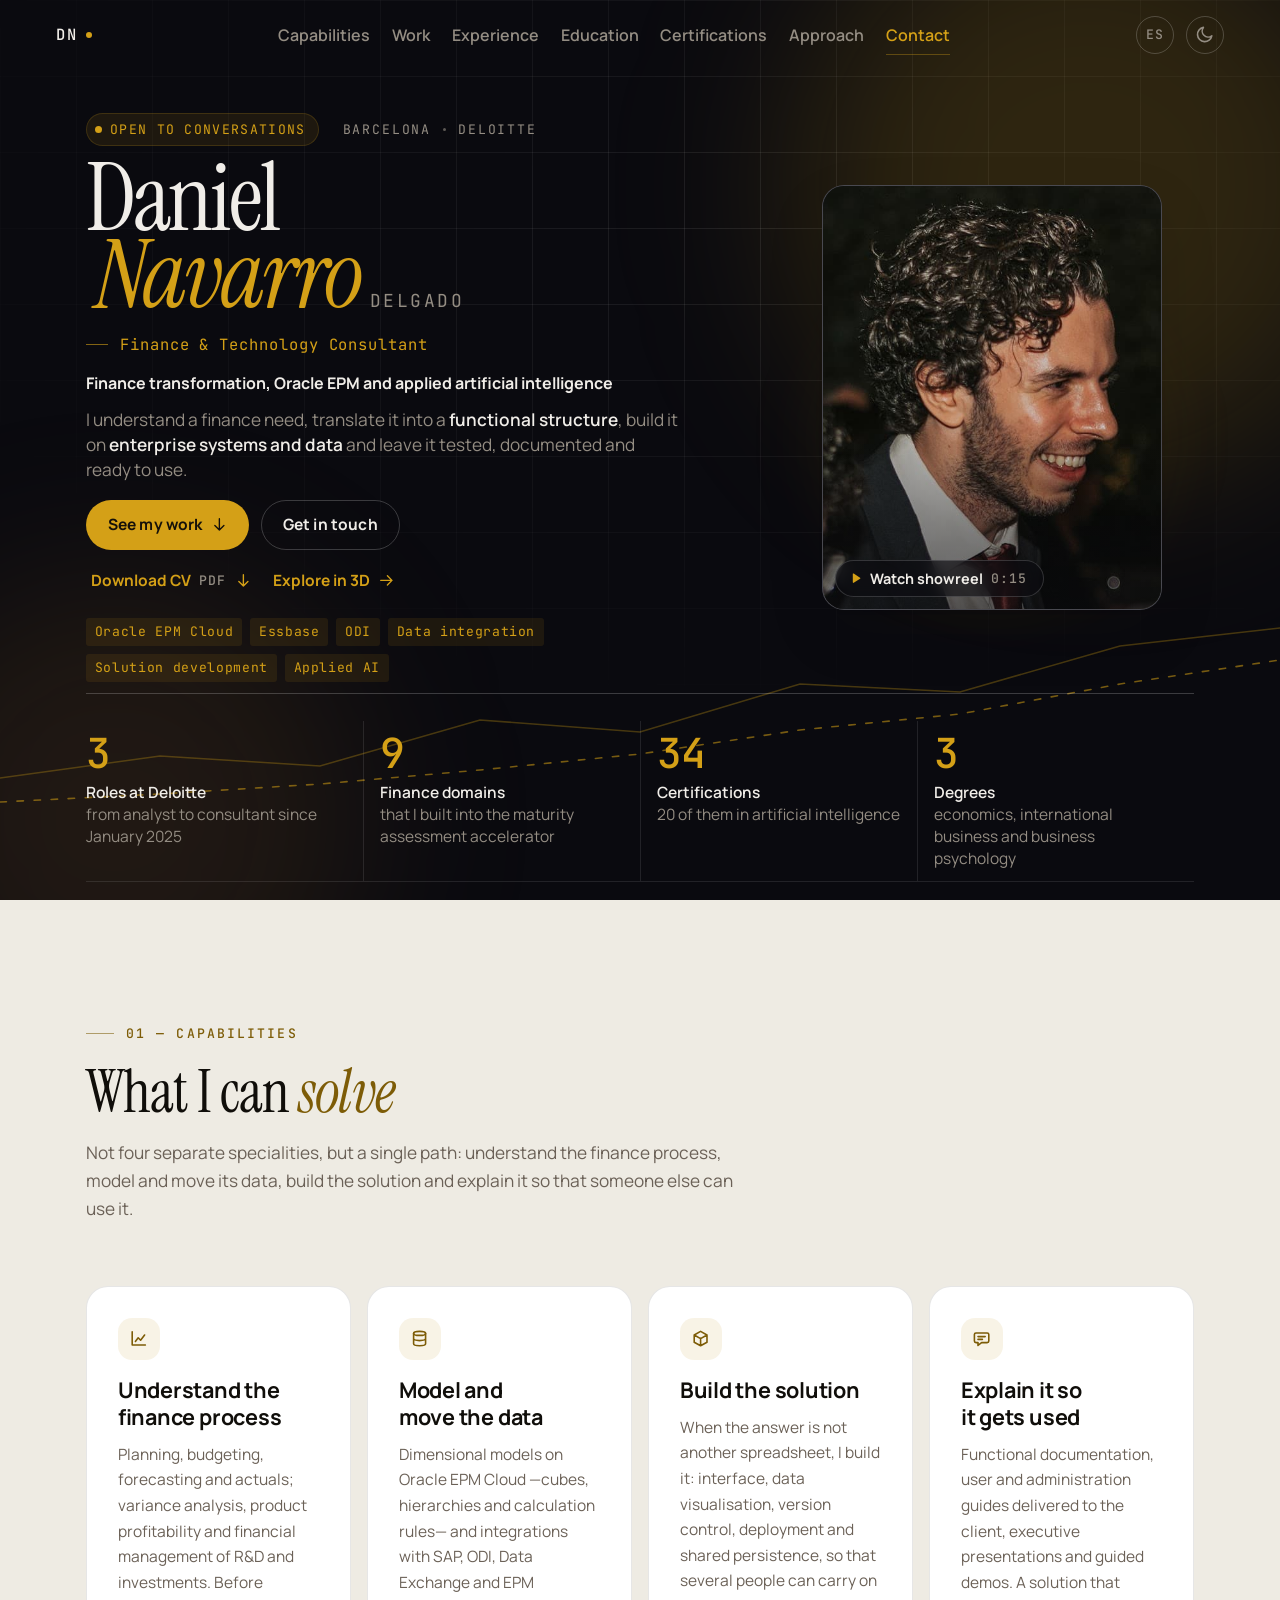
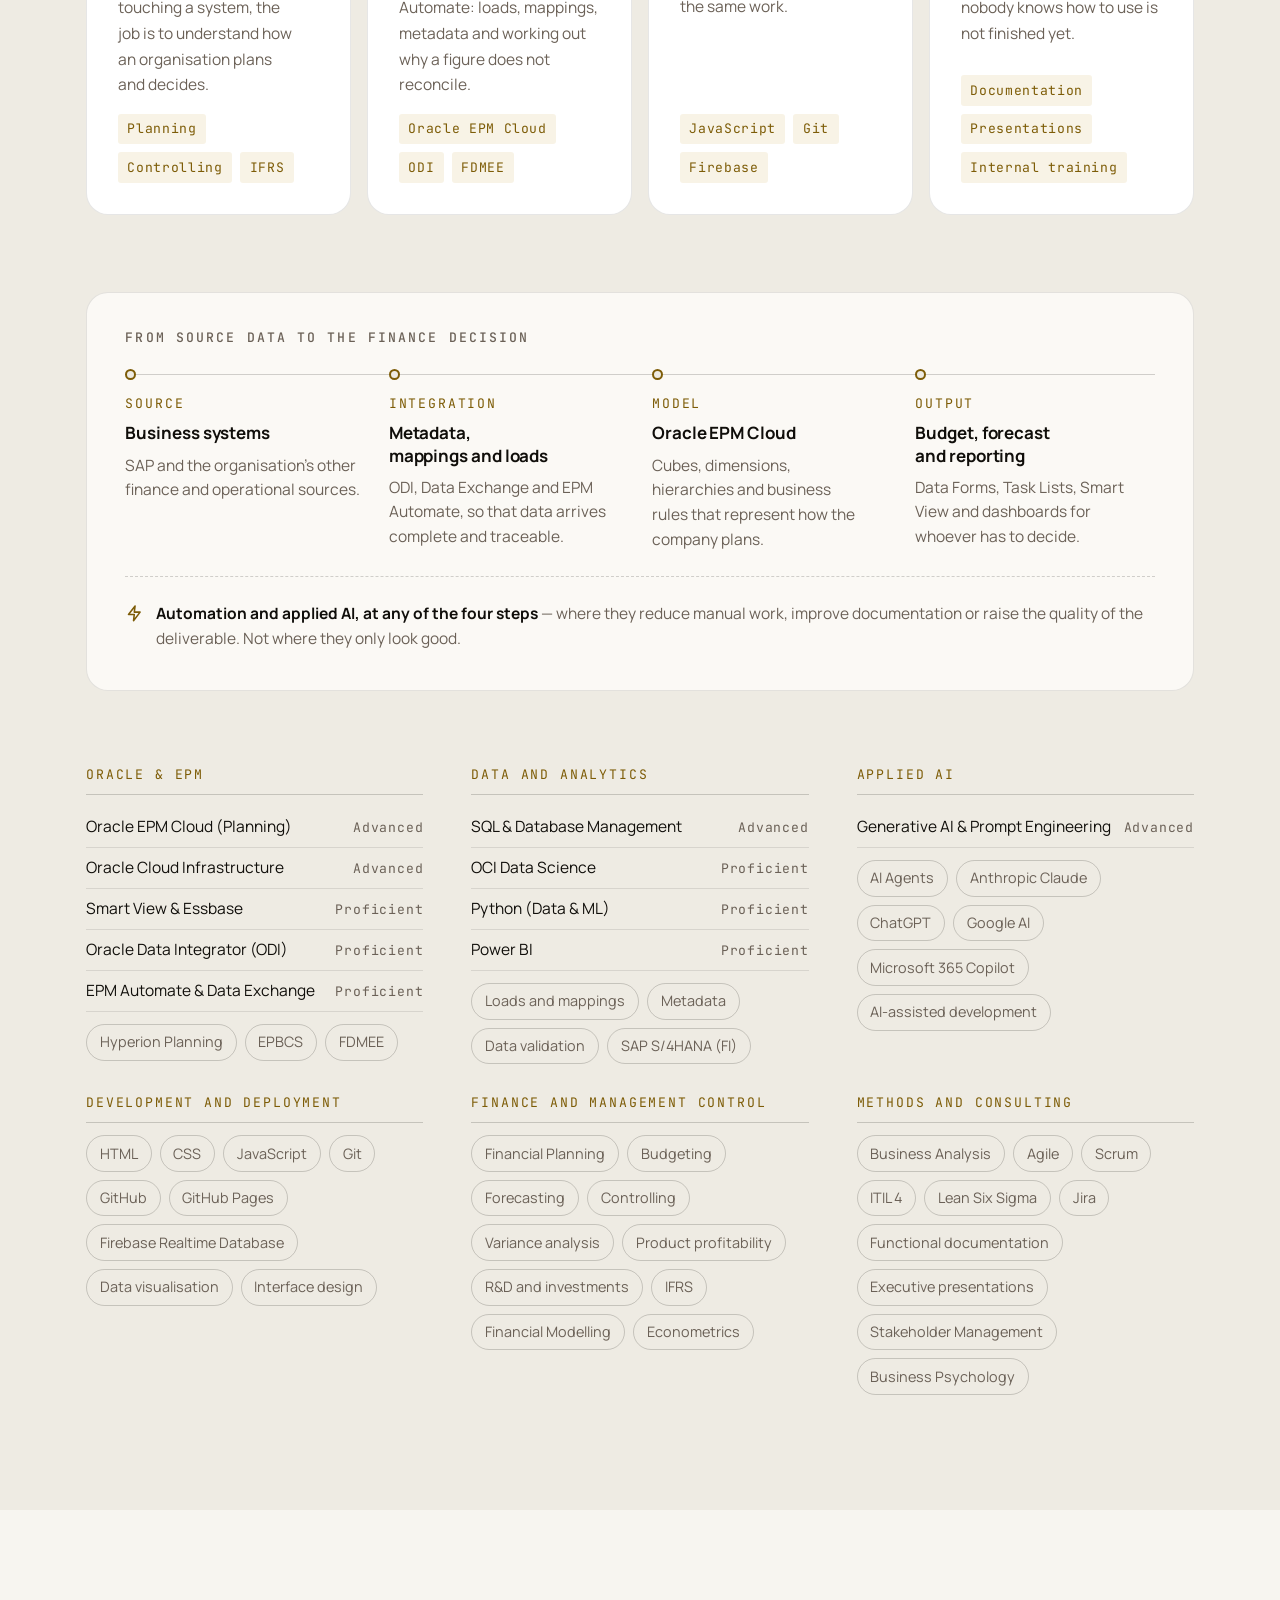
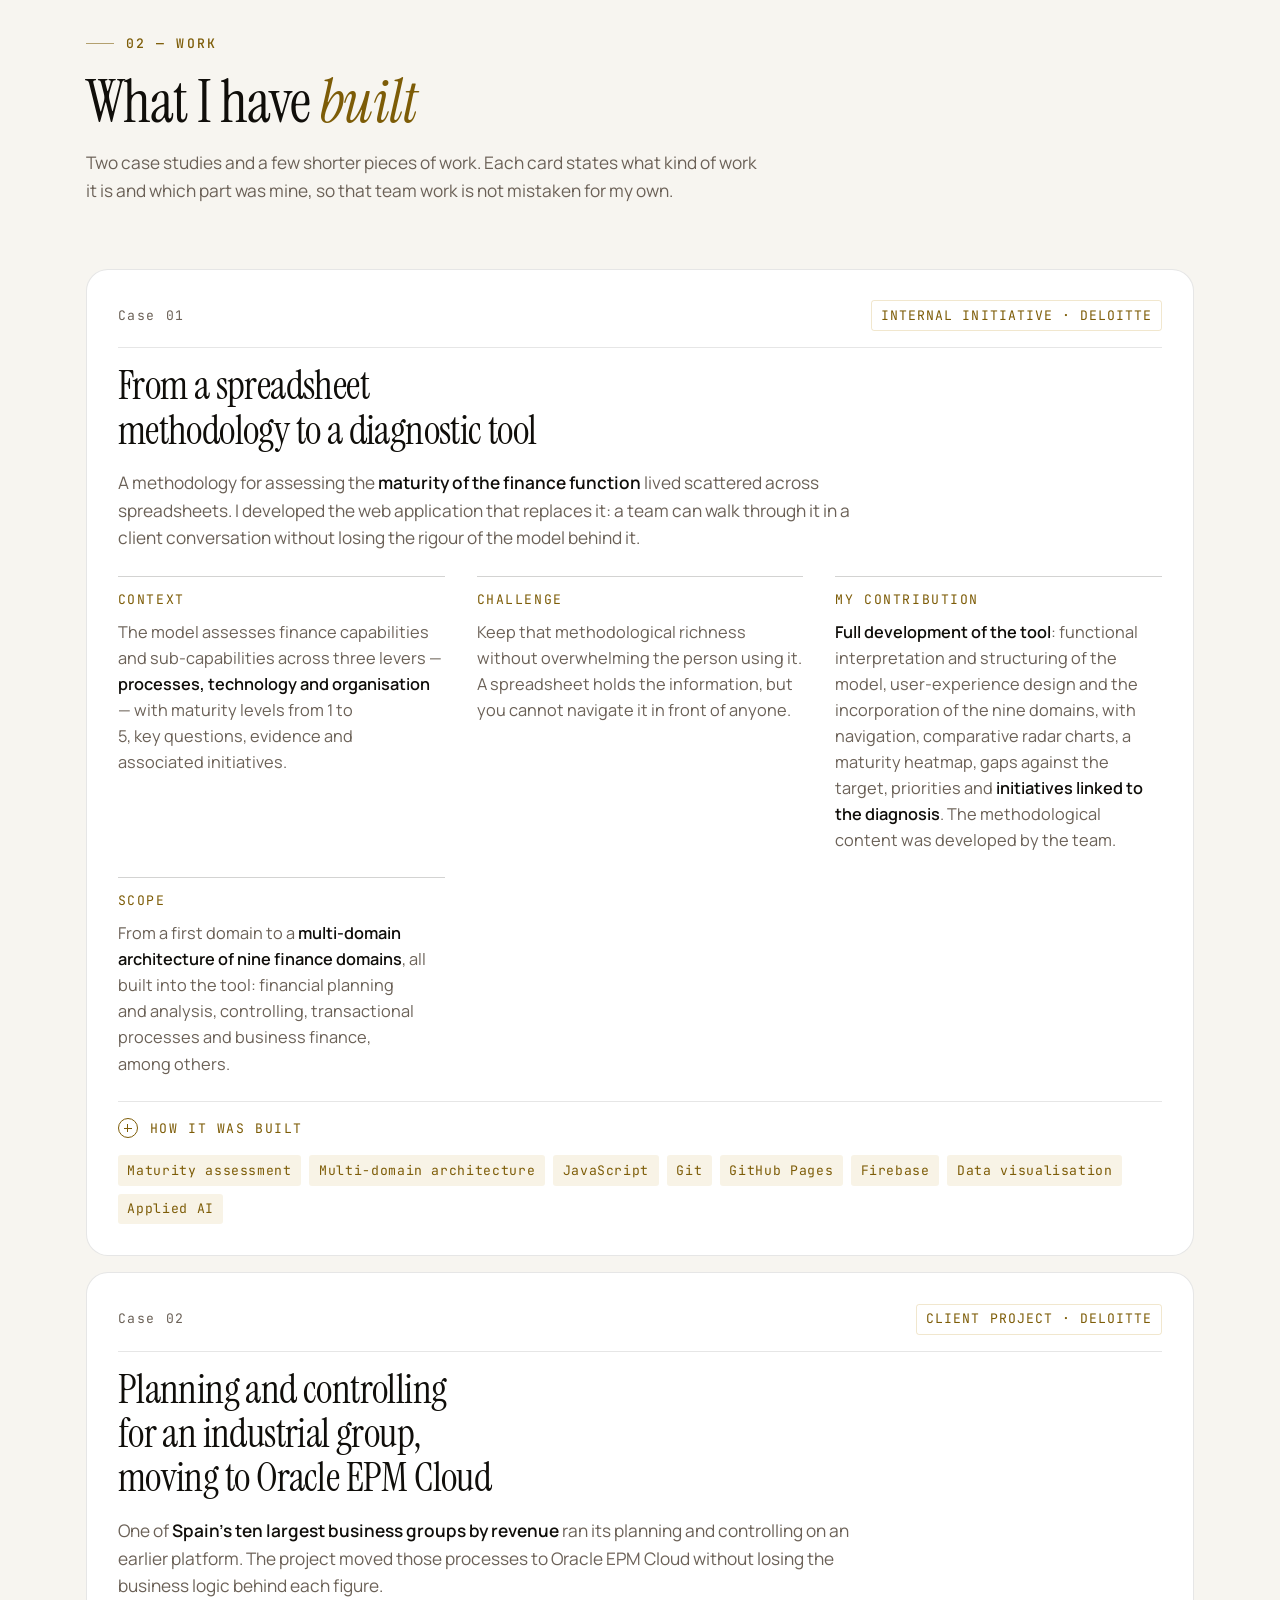
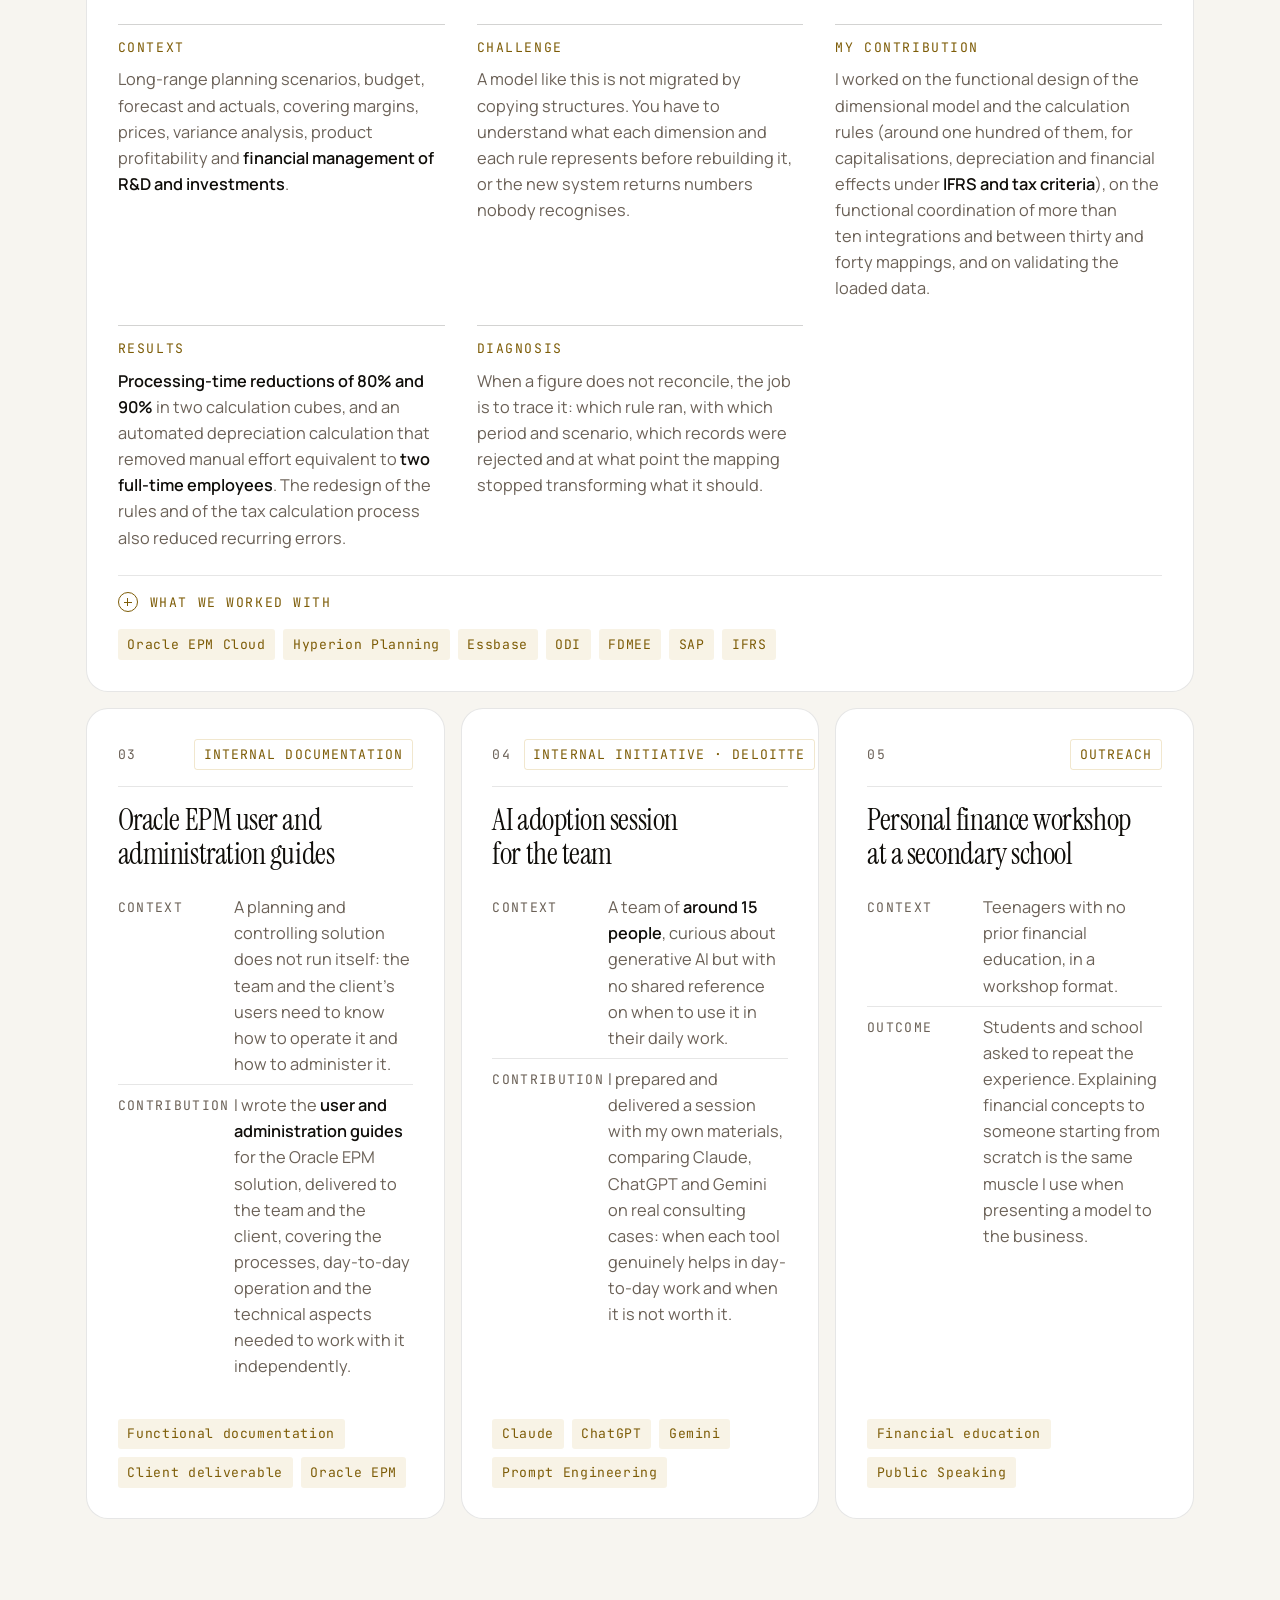
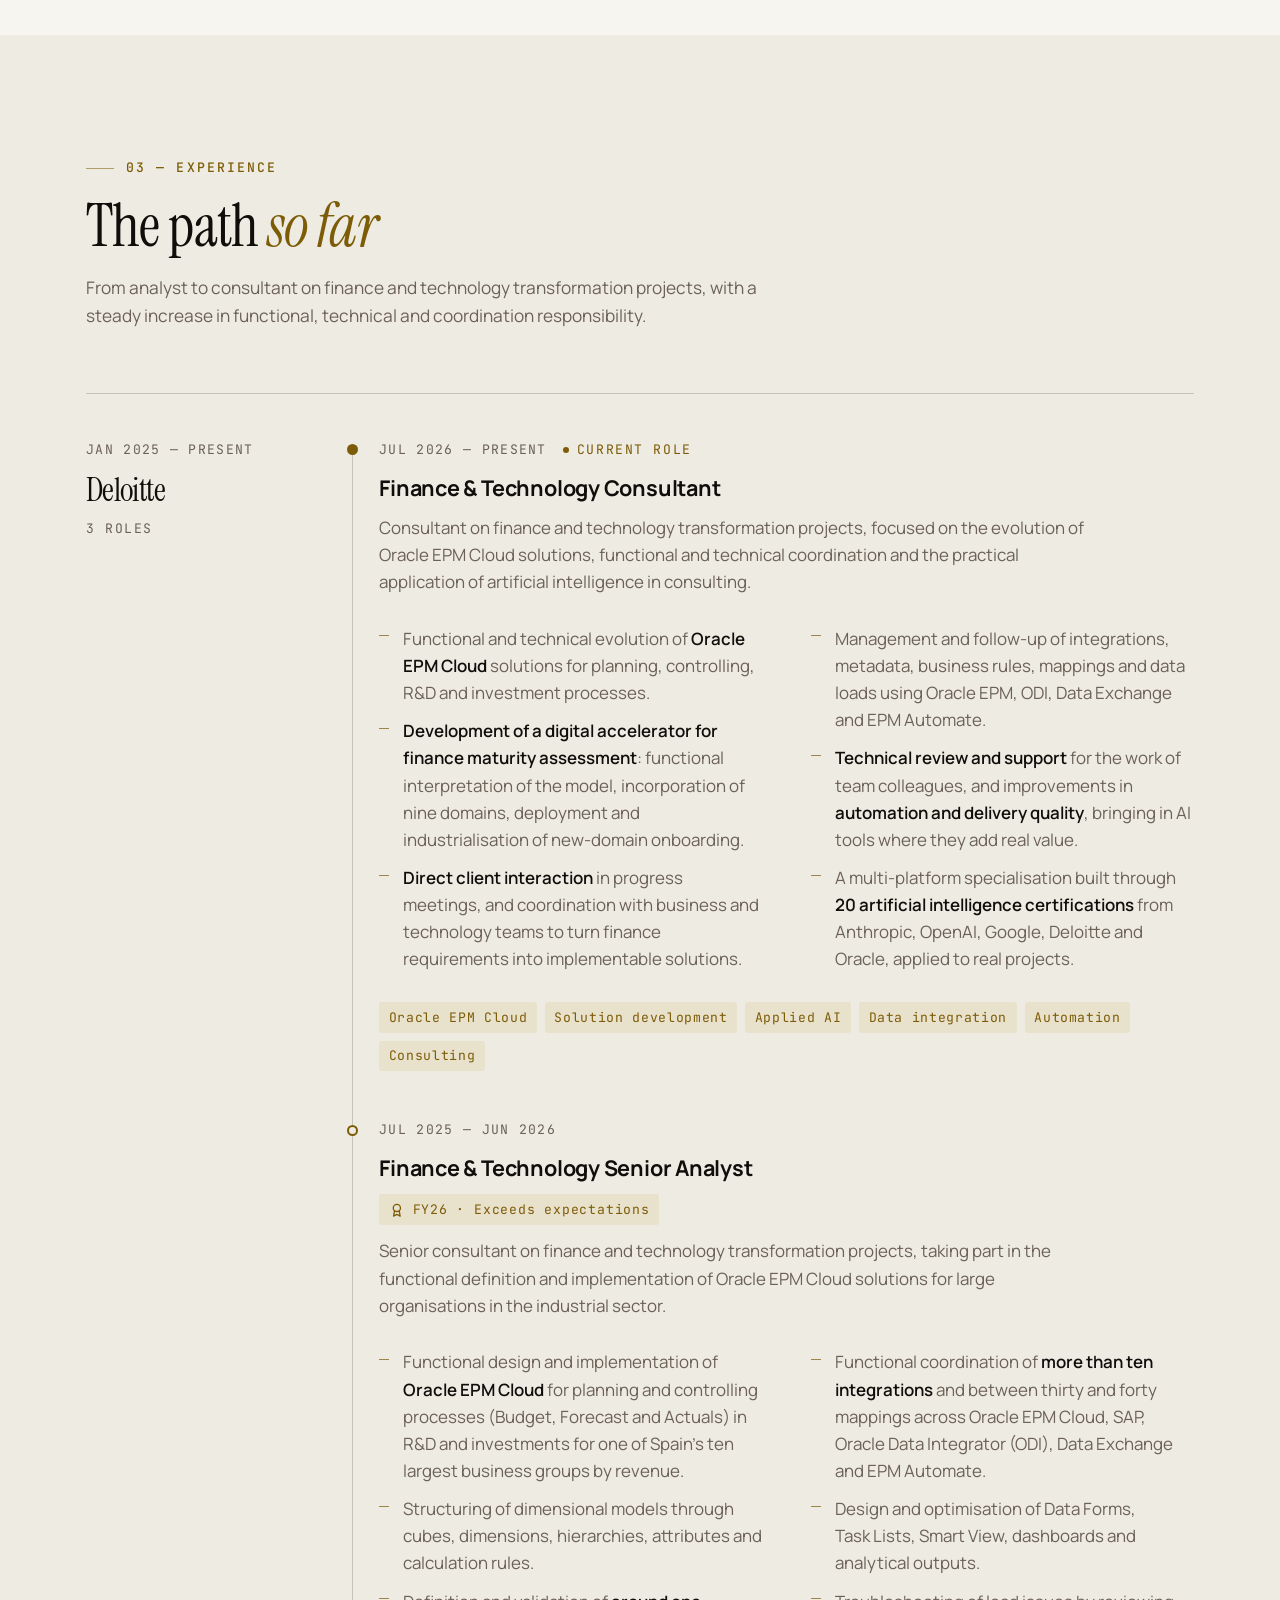
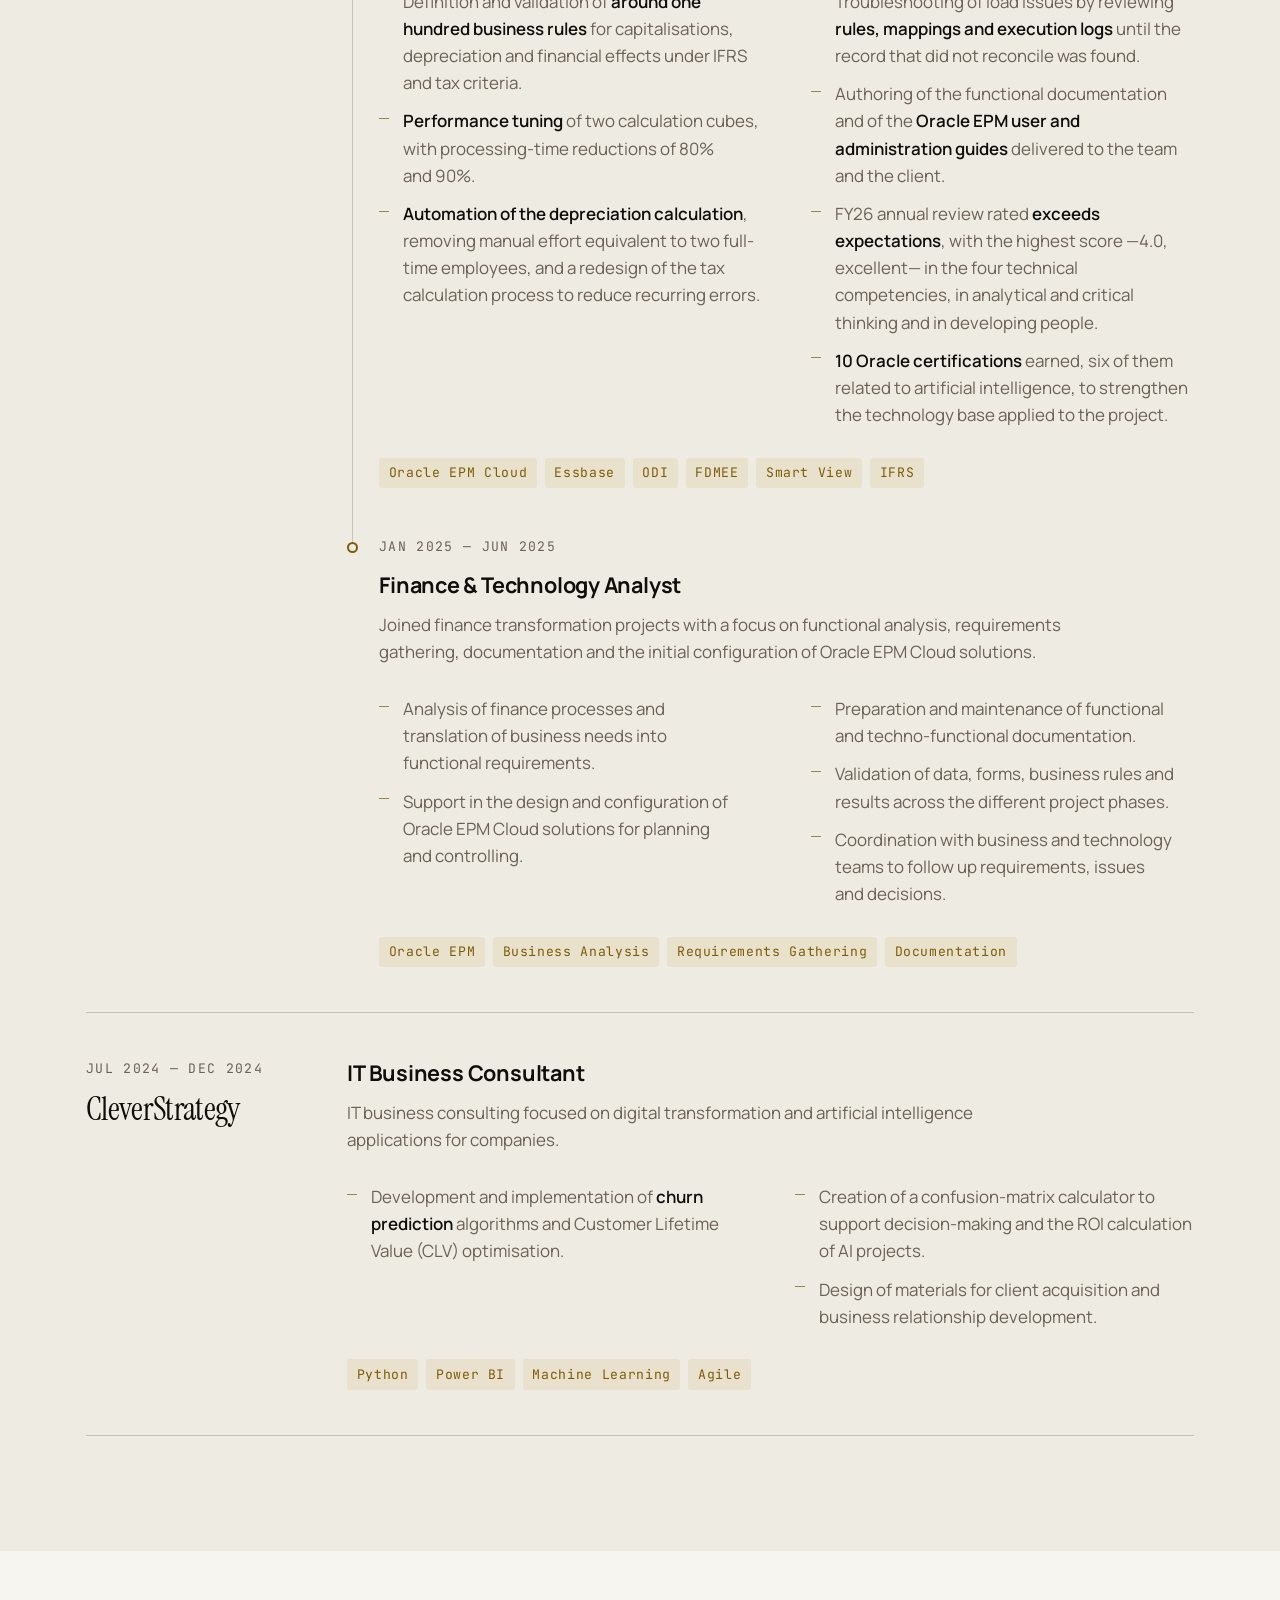
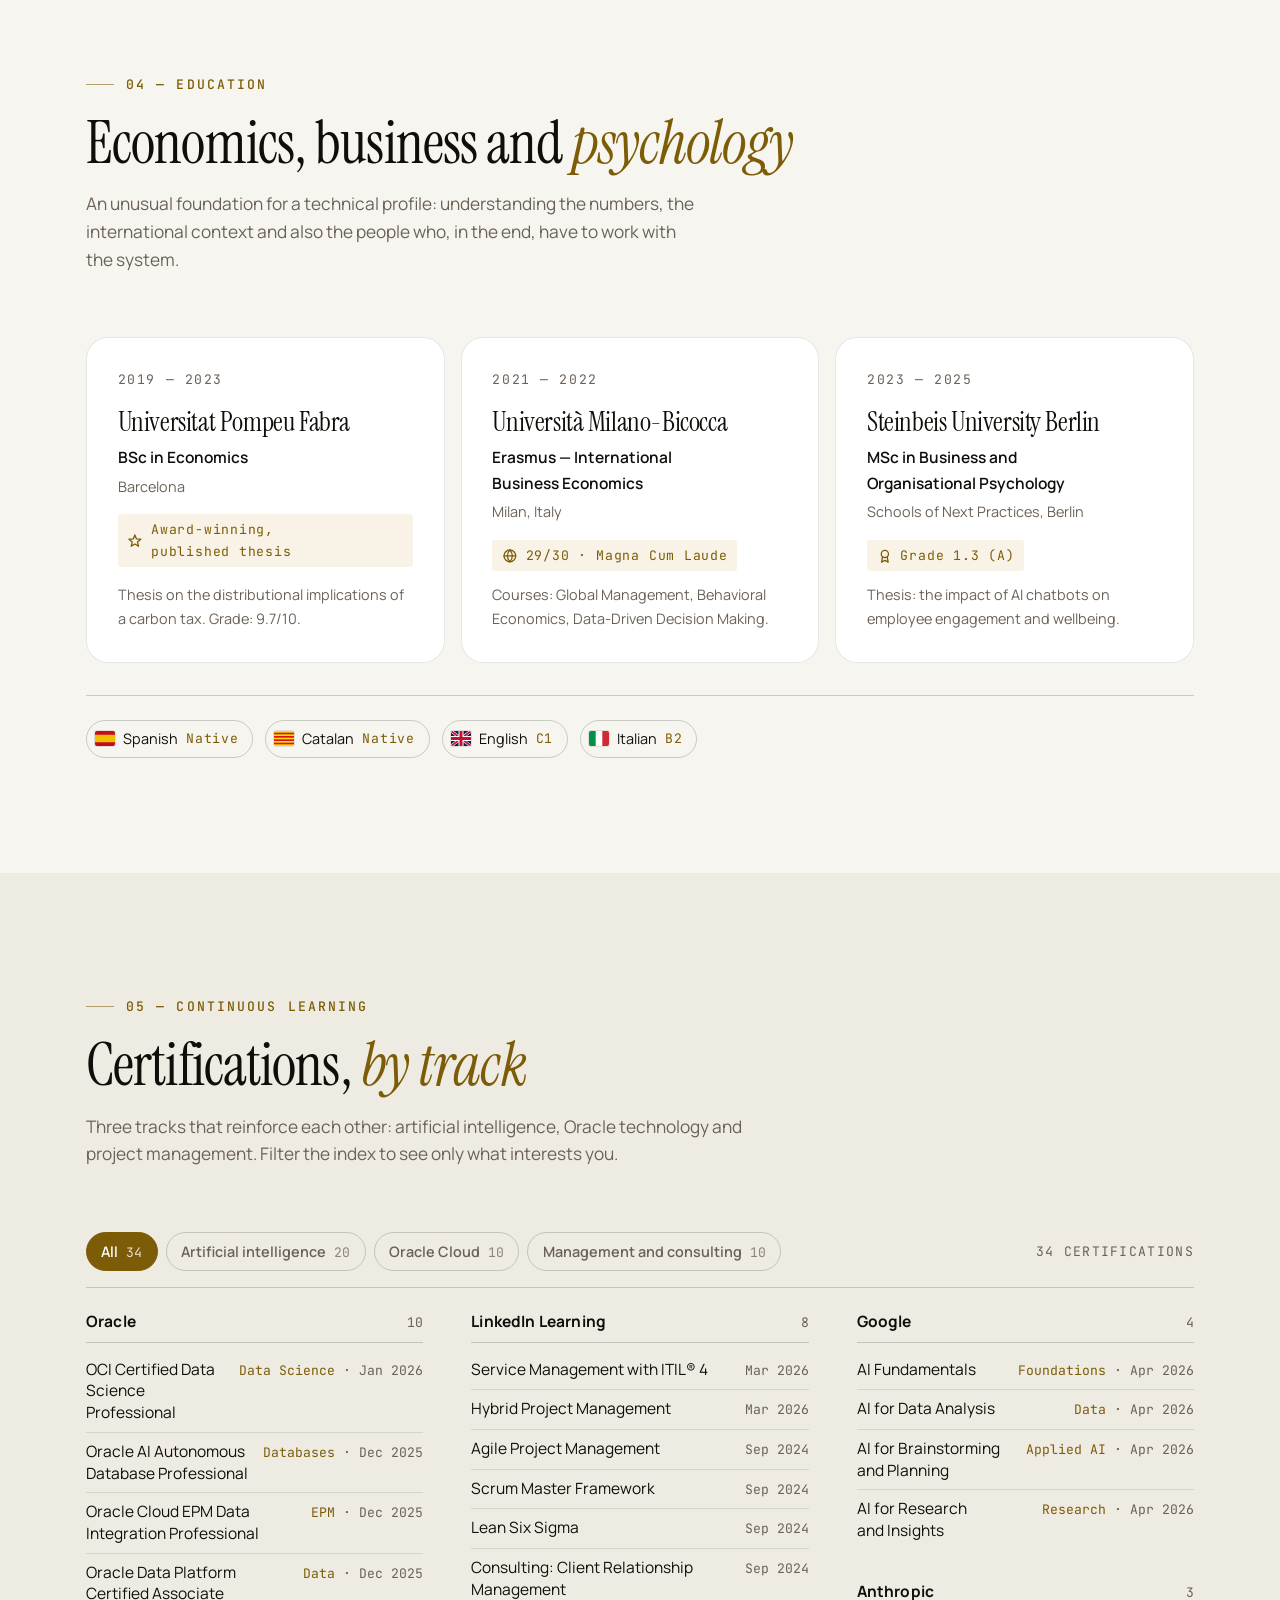
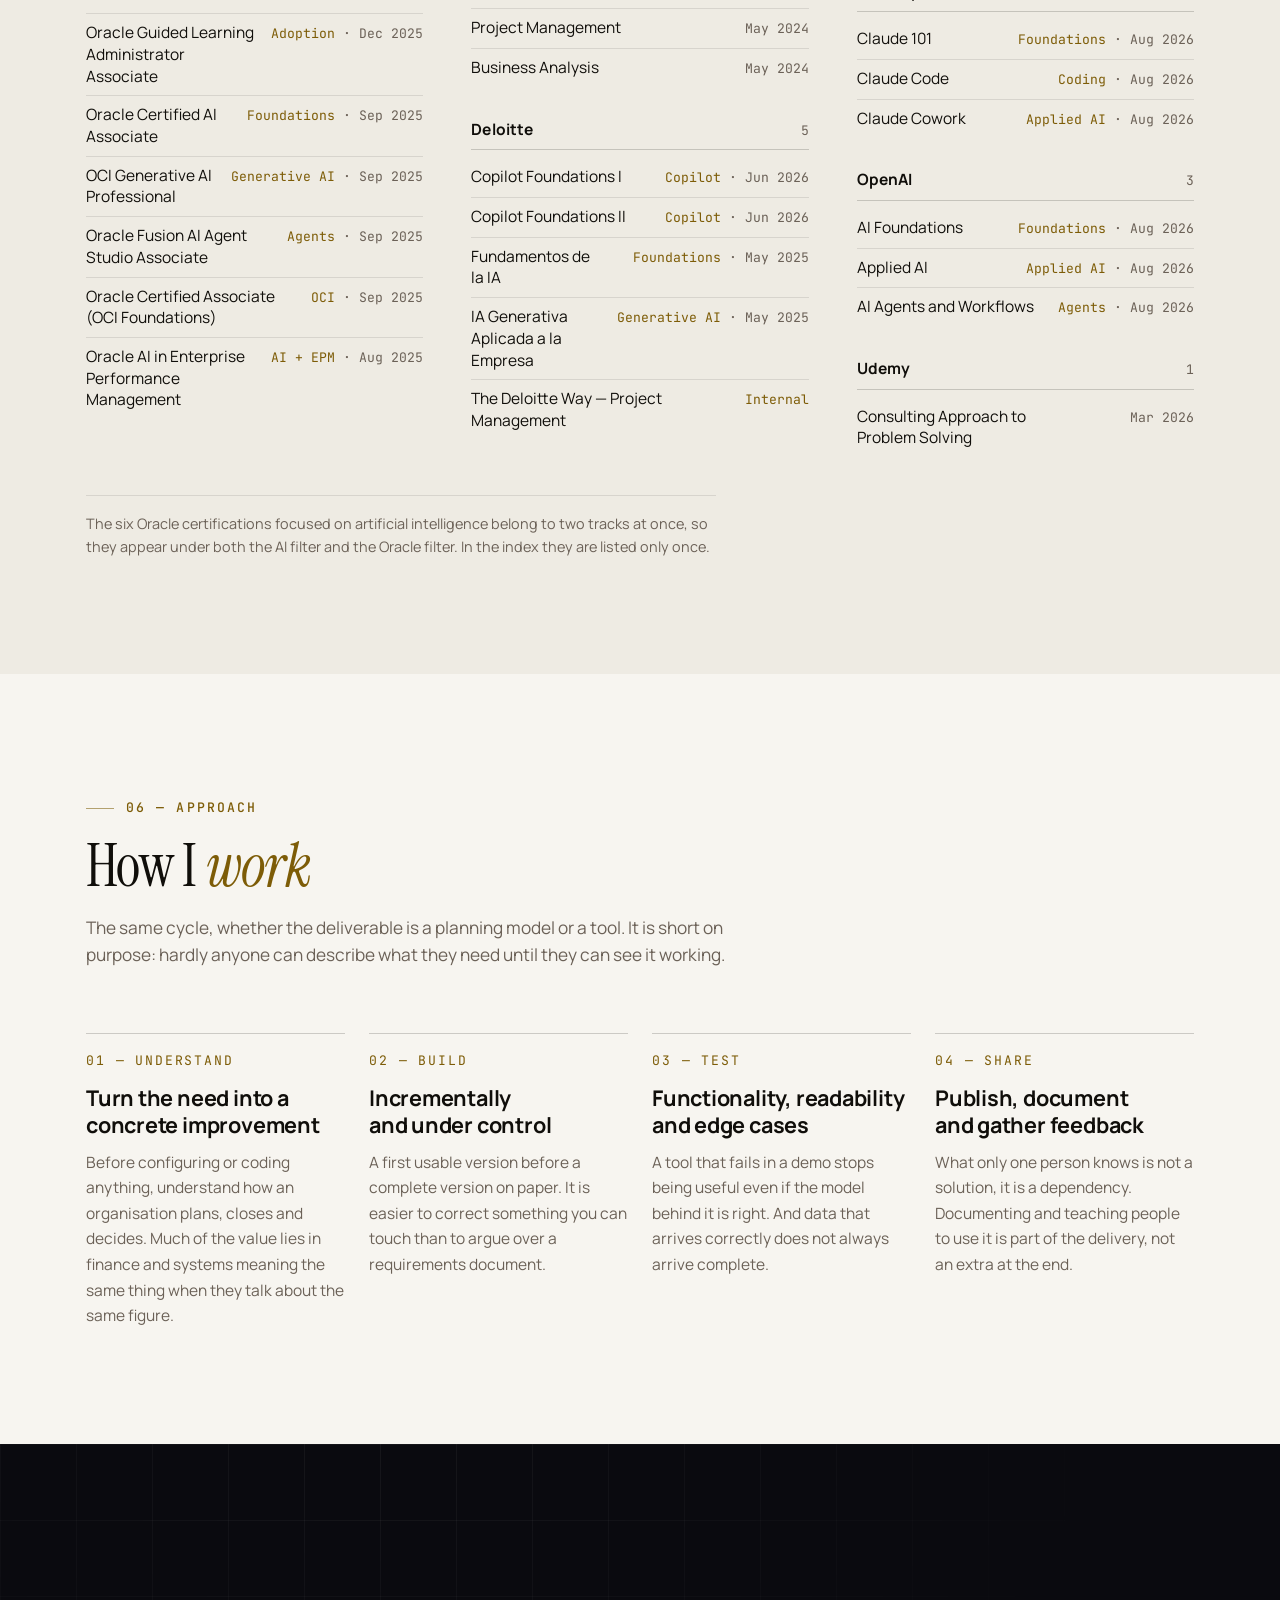
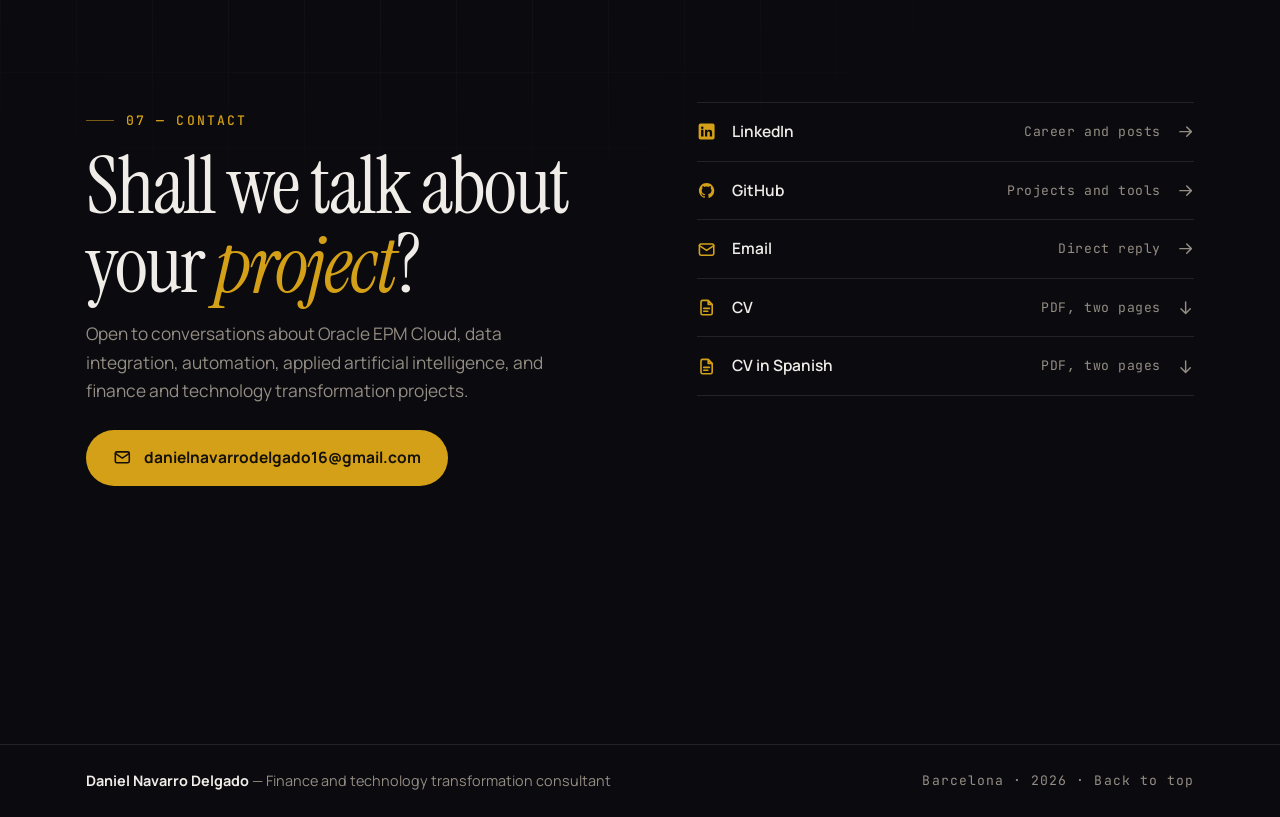
<file: en/index.html>
<!DOCTYPE html>
<html lang="en">
<head>
  <meta charset="UTF-8" />
  <meta name="viewport" content="width=device-width, initial-scale=1.0" />
  <script>
    /* Se ejecuta antes de que se aplique el CSS, para que un visitante que
       eligió tema oscuro no vea un destello en claro al recargar. El resto
       de la lógica del tema (etiqueta, aria-pressed...) vive en
       assets/site.js, junto con el resto del script. */
    (function () {
      try {
        var stored = localStorage.getItem('theme');
        var dark = stored ? stored === 'dark' : window.matchMedia('(prefers-color-scheme: dark)').matches;
        if (dark) document.documentElement.setAttribute('data-theme', 'dark');
      } catch (e) {}
    })();
  </script>

  <title>Daniel Navarro Delgado — Finance &amp; Technology Consultant</title>
  <meta name="description" content="Finance transformation at Deloitte (Barcelona): design and evolution of planning and controlling models on Oracle EPM Cloud, data integration, automation and digital tools for finance teams." />
  <meta name="author" content="Daniel Navarro Delgado" />
  <meta name="color-scheme" content="light dark" />
  <meta name="theme-color" content="#f7f5f0" media="(prefers-color-scheme: light)" />
  <meta name="theme-color" content="#0a0a0f" media="(prefers-color-scheme: dark)" />

  <meta property="og:title" content="Daniel Navarro Delgado — Finance &amp; Technology Consultant" />
  <meta property="og:description" content="Planning and controlling models on Oracle EPM Cloud, data integration, automation and digital tools for finance teams. Deloitte · Barcelona." />
  <!-- Imagen para compartir en redes: 1200×630, la proporción que LinkedIn,
       WhatsApp y X muestran sin recortar. Versión con el texto en inglés. -->
  <meta property="og:image" content="https://danielnavarro1600.github.io/img/og-image-en.jpg" />
  <meta property="og:image:width" content="1200" />
  <meta property="og:image:height" content="630" />
  <meta property="og:image:alt" content="Portrait of Daniel Navarro Delgado next to his name and role, Finance &amp; Technology Consultant: finance transformation, Oracle EPM and applied artificial intelligence." />
  <meta property="og:type" content="profile" />
  <meta property="og:url" content="https://danielnavarro1600.github.io/en/" />
  <meta property="og:locale" content="en_GB" />
  <meta property="og:locale:alternate" content="es_ES" />
  <meta property="og:site_name" content="Daniel Navarro Delgado" />
  <meta name="twitter:card" content="summary_large_image" />
  <meta name="twitter:title" content="Daniel Navarro Delgado — Finance &amp; Technology Consultant" />
  <meta name="twitter:description" content="Oracle EPM Cloud, data integration, automation and tool development for finance teams. Deloitte · Barcelona." />
  <meta name="twitter:image" content="https://danielnavarro1600.github.io/img/og-image-en.jpg" />
  <meta name="twitter:image:alt" content="Portrait of Daniel Navarro Delgado next to his name and role, Finance &amp; Technology Consultant: finance transformation, Oracle EPM and applied artificial intelligence." />

  <link rel="canonical" href="https://danielnavarro1600.github.io/en/" />
  <!-- La misma página en cada idioma, para que los buscadores muestren la
       versión que corresponde a quien busca. -->
  <link rel="alternate" hreflang="es" href="https://danielnavarro1600.github.io/" />
  <link rel="alternate" hreflang="en" href="https://danielnavarro1600.github.io/en/" />
  <link rel="alternate" hreflang="x-default" href="https://danielnavarro1600.github.io/" />
  <link rel="icon" type="image/png" href="../img/favicon.png" />

  <link rel="preconnect" href="https://fonts.googleapis.com" />
  <link rel="preconnect" href="https://fonts.gstatic.com" crossorigin />
  <link href="https://fonts.googleapis.com/css2?family=Instrument+Serif:ital@0;1&family=Manrope:wght@400;500;600;700;800&family=JetBrains+Mono:wght@400;500&display=swap" rel="stylesheet" />

  <script type="application/ld+json">
  {
    "@context": "https://schema.org",
    "@type": "Person",
    "name": "Daniel Navarro Delgado",
    "jobTitle": "Finance & Technology Consultant",
    "description": "Finance transformation professional specialising in Oracle EPM, data integration, digital solution development and applied artificial intelligence.",
    "worksFor": {
      "@type": "Organization",
      "name": "Deloitte"
    },
    "url": "https://danielnavarro1600.github.io/en/",
    "image": "https://danielnavarro1600.github.io/img/foto-perfil.jpg",
    "email": "mailto:danielnavarrodelgado16@gmail.com",
    "sameAs": [
      "https://www.linkedin.com/in/daniel-navarro-delgado",
      "https://github.com/danielnavarro1600"
    ],
    "address": {
      "@type": "PostalAddress",
      "addressLocality": "Barcelona",
      "addressCountry": "ES"
    },
    "knowsLanguage": ["es", "ca", "en", "it"],
    "alumniOf": [
      { "@type": "EducationalOrganization", "name": "Universitat Pompeu Fabra" },
      { "@type": "EducationalOrganization", "name": "Università Milano-Bicocca" },
      { "@type": "EducationalOrganization", "name": "Steinbeis University Berlin" }
    ],
    "knowsAbout": [
      "Oracle EPM Cloud",
      "Hyperion Planning",
      "Essbase",
      "Oracle Data Integrator",
      "FDMEE",
      "Oracle Cloud Infrastructure",
      "Financial Transformation",
      "Financial Planning and Controlling",
      "Variance Analysis",
      "Product Profitability",
      "Data Integration",
      "Applied AI",
      "Generative AI",
      "Web Development",
      "Consulting"
    ],
    "hasCredential": [
      { "@type": "EducationalOccupationalCredential", "credentialCategory": "certification", "name": "Artificial intelligence (20 certifications)" },
      { "@type": "EducationalOccupationalCredential", "credentialCategory": "certification", "name": "Oracle Cloud & AI (10 certifications)" },
      { "@type": "EducationalOccupationalCredential", "credentialCategory": "certification", "name": "Project management and consulting (10 certifications)" }
    ]
  }
  </script>

  <link rel="stylesheet" href="../assets/site.css" />

  <noscript>
    <style>
      /* Sin JS no se añade .visible: el contenido debe verse igual. */
      .reveal { opacity: 1 !important; transform: none !important; transition: none !important; }
      /* Tampoco se añaden .scrolled ni .over-hero: se fija el fondo de la
         barra para que sus enlaces se lean sobre cualquier sección. */
      .nav::before { opacity: 1 !important; }
    </style>
  </noscript>
</head>

<body>

<!-- Versión en inglés de index.html: misma estructura, clases, IDs e iconos.
     Cualquier cambio de contenido (textos, puestos, certificaciones...) se
     hace en las dos páginas. El diseño y el comportamiento son compartidos
     (../assets/site.css y ../assets/site.js). -->

<!-- ============================ ICONOS ============================ -->
<!-- Iconos propios, dibujados en una rejilla de 24×24. Cada uno se usa con
     <svg class="icon" aria-hidden="true" focusable="false"><use href="#i-…"/></svg>;
     el color y el grosor del trazo los pone .icon en el CSS. LinkedIn y
     GitHub son marcas y van rellenas. -->
<svg class="icon-sprite" xmlns="http://www.w3.org/2000/svg" aria-hidden="true" focusable="false">
  <symbol id="i-arrow-down" viewBox="0 0 24 24"><path d="M12 4v16M5.5 13.5 12 20l6.5-6.5"/></symbol>
  <symbol id="i-arrow-right" viewBox="0 0 24 24"><path d="M4 12h16M13.5 5.5 20 12l-6.5 6.5"/></symbol>
  <symbol id="i-moon" viewBox="0 0 24 24"><path d="M21 13.5A9 9 0 1 1 10.5 3a7.5 7.5 0 0 0 10.5 10.5z"/></symbol>
  <symbol id="i-sun" viewBox="0 0 24 24"><circle cx="12" cy="12" r="4"/><path d="M12 3v2.5M12 18.5V21M3 12h2.5M18.5 12H21M5.64 5.64l1.77 1.77M16.6 16.6l1.77 1.77M5.64 18.36l1.77-1.77M16.6 7.4l1.77-1.77"/></symbol>
  <symbol id="i-chart" viewBox="0 0 24 24"><path d="M4 3.5V20h16.5M8 15.5l3.5-4.5 3 3 5-6.5"/></symbol>
  <symbol id="i-data" viewBox="0 0 24 24"><ellipse cx="12" cy="5.5" rx="7.5" ry="2.5"/><path d="M4.5 5.5v13c0 1.38 3.36 2.5 7.5 2.5s7.5-1.12 7.5-2.5v-13M4.5 12c0 1.38 3.36 2.5 7.5 2.5s7.5-1.12 7.5-2.5"/></symbol>
  <symbol id="i-cube" viewBox="0 0 24 24"><path d="M12 3l8 4.5v9L12 21l-8-4.5v-9L12 3zM4 7.5l8 4.5 8-4.5M12 12v9"/></symbol>
  <symbol id="i-chat" viewBox="0 0 24 24"><path d="M5 5h14a2 2 0 0 1 2 2v8a2 2 0 0 1-2 2h-7l-4.5 3.5V17H5a2 2 0 0 1-2-2V7a2 2 0 0 1 2-2zM7.5 9.5h9M7.5 13h5.5"/></symbol>
  <symbol id="i-bolt" viewBox="0 0 24 24"><path d="M13 2.5 4.5 13.5H12l-1 8 8.5-11H12l1-8z"/></symbol>
  <symbol id="i-award" viewBox="0 0 24 24"><circle cx="12" cy="9" r="5.5"/><path d="M8.5 13.3 7 21.5l5-2.5 5 2.5-1.5-8.2"/></symbol>
  <symbol id="i-star" viewBox="0 0 24 24"><path d="M12 3l2.47 6.1 6.57.46-5.05 4.24 1.59 6.39L12 16.7l-5.58 3.49 1.59-6.39-5.05-4.24 6.57-.46L12 3z"/></symbol>
  <symbol id="i-globe" viewBox="0 0 24 24"><circle cx="12" cy="12" r="9"/><path d="M3 12h18M12 3c2.5 2.5 3.8 5.5 3.8 9s-1.3 6.5-3.8 9c-2.5-2.5-3.8-5.5-3.8-9S9.5 5.5 12 3z"/></symbol>
  <symbol id="i-mail" viewBox="0 0 24 24"><rect x="3" y="5" width="18" height="14" rx="2"/><path d="M3 7l9 6 9-6"/></symbol>
  <symbol id="i-file" viewBox="0 0 24 24"><path d="M14 3H7a2 2 0 0 0-2 2v14a2 2 0 0 0 2 2h10a2 2 0 0 0 2-2V8l-5-5zM14 3v5h5M8.5 13h7M8.5 16.5h5"/></symbol>
  <symbol id="i-linkedin" viewBox="0 0 24 24"><path fill="currentColor" stroke="none" fill-rule="evenodd" d="M4.5 2h15A2.5 2.5 0 0 1 22 4.5v15a2.5 2.5 0 0 1-2.5 2.5h-15A2.5 2.5 0 0 1 2 19.5v-15A2.5 2.5 0 0 1 4.5 2zM8.2 7.2a1.6 1.6 0 1 1-3.2 0 1.6 1.6 0 0 1 3.2 0zM5.1 9.8h3v8.4h-3zM10 9.8h2.8v1.3c.5-.9 1.6-1.5 3-1.5 2.4 0 3.1 1.5 3.1 3.8v4.8h-2.9v-4.3c0-1.1-.3-1.9-1.4-1.9s-1.8.8-1.8 2v4.2H10z"/></symbol>
  <symbol id="i-github" viewBox="-2 -2 20 20"><path fill="currentColor" stroke="none" d="M8 0C3.58 0 0 3.58 0 8c0 3.54 2.29 6.53 5.47 7.59.4.07.55-.17.55-.38 0-.19-.01-.82-.01-1.49-2.01.37-2.53-.49-2.69-.94-.09-.23-.48-.94-.82-1.13-.28-.15-.68-.52-.01-.53.63-.01 1.08.58 1.23.82.72 1.21 1.87.87 2.33.66.07-.52.28-.87.51-1.07-1.78-.2-3.64-.89-3.64-3.95 0-.87.31-1.59.82-2.15-.08-.2-.36-1.02.08-2.12 0 0 .67-.21 2.2.82.64-.18 1.32-.27 2-.27.68 0 1.36.09 2 .27 1.53-1.04 2.2-.82 2.2-.82.44 1.1.16 1.92.08 2.12.51.56.82 1.27.82 2.15 0 3.07-1.87 3.75-3.65 3.95.29.25.54.73.54 1.48 0 1.07-.01 1.93-.01 2.2 0 .21.15.46.55.38A8.013 8.013 0 0 0 16 8c0-4.42-3.58-8-8-8z"/></symbol>
  <symbol id="i-play" viewBox="0 0 24 24"><path fill="currentColor" stroke="none" d="M8 5.14v13.72a1 1 0 0 0 1.52.85l10.56-6.86a1 1 0 0 0 0-1.7L9.52 4.29A1 1 0 0 0 8 5.14z"/></symbol>
  <symbol id="i-close" viewBox="0 0 24 24"><path d="M6 6l12 12M18 6 6 18"/></symbol>
</svg>

<a href="#main" class="skip-link">Skip to content</a>

<!-- ============================ NAV ============================ -->
<nav class="nav over-hero" id="navbar">
  <span class="nav-progress" id="navProgress" aria-hidden="true"></span>

  <a href="#hero" class="nav-logo">DN<span aria-hidden="true"></span></a>

  <div class="nav-links" id="navLinks">
    <a href="#skills">Capabilities</a>
    <a href="#projects">Work</a>
    <a href="#experience">Experience</a>
    <a href="#education">Education</a>
    <a href="#certifications">Certifications</a>
    <a href="#approach">Approach</a>
    <a href="#contact" class="nav-link-cta">Contact</a>
  </div>

  <div class="nav-tools">
    <a class="icon-btn lang-switch" href="../" hreflang="es" lang="es">ES<span class="sr-only"> · Versión en español</span></a>
    <button class="icon-btn" id="themeToggle" onclick="toggleTheme()" aria-pressed="false" data-label-dark="Switch to dark theme" data-label-light="Switch to light theme">
      <svg class="icon theme-moon" aria-hidden="true" focusable="false"><use href="#i-moon"/></svg>
      <svg class="icon theme-sun" aria-hidden="true" focusable="false"><use href="#i-sun"/></svg>
      <span class="sr-only" id="themeLabel">Switch to dark theme</span>
    </button>
    <button class="hamburger" id="hamburger" onclick="toggleMenu()" aria-expanded="false" aria-controls="navLinks" aria-label="Open menu" data-label-open="Open menu" data-label-close="Close menu">
      <span></span><span></span><span></span>
    </button>
  </div>
</nav>

<main id="main">

<!-- ============================ HERO ============================ -->
<section class="hero" id="hero">
  <div class="hero-bg" aria-hidden="true">
    <div class="hero-grid"></div>
    <div class="hero-wash hero-wash-1"></div>
    <div class="hero-wash hero-wash-2"></div>
    <svg class="hero-plot" viewBox="0 0 1200 240" preserveAspectRatio="none" focusable="false">
      <path class="plot-solid" d="M0,190 L150,168 L300,178 L450,132 L600,144 L750,96 L900,104 L1050,58 L1200,40" />
      <path d="M0,214 L150,206 L300,196 L450,182 L600,166 L750,142 L900,126 L1050,96 L1200,72" />
    </svg>
  </div>

  <div class="wrap">
    <div class="hero-inner">
      <div>
        <div class="hero-top">
          <p class="hero-status"><b aria-hidden="true"></b> Open to conversations</p>
          <ul class="hero-meta">
            <li>Barcelona</li>
            <li>Deloitte</li>
          </ul>
        </div>

        <h1 class="hero-name">Daniel <em>Navarro<span> Delgado</span></em></h1>

        <p class="hero-position">Finance &amp; Technology Consultant</p>

        <p class="hero-role">Finance transformation, Oracle EPM and applied artificial intelligence</p>

        <p class="hero-lede">
          I understand a finance need, translate it into a <b>functional structure</b>, build it
          on <b>enterprise systems and data</b> and leave it tested, documented and ready to
          use.
        </p>

        <div class="hero-ctas">
          <a href="#projects" class="btn btn--solid">See my work <svg class="icon" aria-hidden="true" focusable="false"><use href="#i-arrow-down"/></svg></a>
          <a href="#contact" class="btn btn--ghost">Get in touch</a>
          <span class="hero-links">
            <a href="../cv/cv-daniel-navarro-delgado-en.pdf" class="hero-cv" download>
              <span class="hero-cv-label">Download CV</span>
              <span class="hero-cv-meta">PDF</span>
              <svg class="icon" aria-hidden="true" focusable="false"><use href="#i-arrow-down"/></svg>
            </a>
            <a href="explore/" class="hero-cv hero-cv--go" data-folder>
              <span class="hero-cv-label">Explore in 3D</span>
              <svg class="icon" aria-hidden="true" focusable="false"><use href="#i-arrow-right"/></svg>
            </a>
          </span>
        </div>

        <ul class="hero-tags">
          <li class="chip">Oracle EPM Cloud</li>
          <li class="chip">Essbase</li>
          <li class="chip">ODI</li>
          <li class="chip">Data integration</li>
          <li class="chip">Solution development</li>
          <li class="chip">Applied AI</li>
        </ul>
      </div>

      <figure class="hero-figure">
        <div class="hero-photo">
          <img
            src="../img/foto-perfil.jpg"
            alt="Portrait of Daniel Navarro Delgado"
            width="528" height="660"
            fetchpriority="high"
            decoding="async" />
          <!-- Showreel: toda la foto abre el vídeo. Sin JS, el enlace abre el
               MP4 tal cual; con JS, se reproduce en la ventana #reel. -->
          <a class="hero-reel" href="../video/showreel.mp4" data-reel>
            <span class="hero-reel-badge">
              <svg class="icon" aria-hidden="true" focusable="false"><use href="#i-play"/></svg>
              <span class="hero-reel-label">Watch showreel</span>
              <span class="hero-reel-meta" aria-hidden="true">0:15</span>
              <span class="sr-only">(15-second video with sound, in Spanish)</span>
            </span>
          </a>
        </div>
        <figcaption class="hero-caption">
          <span>Daniel Navarro Delgado</span>
          <span>Barcelona</span>
        </figcaption>
      </figure>
    </div>

    <!-- Cifras: cada una se sostiene con lo que aparece más abajo en la página.
         VERIFICAR: 34 es el total sin duplicar de las certificaciones listadas en
         #certifications (20 IA + 10 Oracle + 10 gestión, con 6 certificaciones
         Oracle de IA contadas en dos itinerarios). El JS lo recalcula desde el
         índice al cargar, así que basta con añadir o quitar entradas allí. -->
    <ul class="ledger">
      <li>
        <div class="ledger-num">3</div>
        <div class="ledger-label"><b>Roles at Deloitte</b> from analyst to consultant since January 2025</div>
      </li>
      <li>
        <div class="ledger-num">9</div>
        <div class="ledger-label"><b>Finance domains</b> that I built into the maturity assessment accelerator</div>
      </li>
      <li>
        <div class="ledger-num" id="certTotalHero">34</div>
        <div class="ledger-label"><b>Certifications</b> 20 of them in artificial intelligence</div>
      </li>
      <li>
        <div class="ledger-num">3</div>
        <div class="ledger-label"><b>Degrees</b> economics, international business and business psychology</div>
      </li>
    </ul>
  </div>
</section>

<!-- ======================== CAPACIDADES ======================== -->
<section class="section section--alt" id="skills">
  <div class="wrap">
    <div class="head head--wide reveal">
      <p class="eyebrow">01 — Capabilities</p>
      <h2 class="title">What I can <em>solve</em></h2>
      <p class="lede">
        Not four separate specialities, but a single path: understand the finance process,
        model and move its data, build the solution and explain it so that someone else can
        use it.
      </p>
    </div>

    <ul class="pillars stagger">
      <li class="card pillar reveal">
        <span class="pillar-icon"><svg class="icon" aria-hidden="true" focusable="false"><use href="#i-chart"/></svg></span>
        <h3>Understand the finance process</h3>
        <p>
          Planning, budgeting, forecasting and actuals; variance analysis, product
          profitability and financial management of R&amp;D and investments. Before touching a
          system, the job is to understand how an organisation plans and decides.
        </p>
        <ul class="tags">
          <li class="chip">Planning</li>
          <li class="chip">Controlling</li>
          <li class="chip">IFRS</li>
        </ul>
      </li>

      <li class="card pillar reveal">
        <span class="pillar-icon"><svg class="icon" aria-hidden="true" focusable="false"><use href="#i-data"/></svg></span>
        <h3>Model and move the data</h3>
        <p>
          Dimensional models on Oracle EPM Cloud —cubes, hierarchies and calculation rules— and
          integrations with SAP, ODI, Data Exchange and EPM Automate: loads, mappings, metadata
          and working out why a figure does not reconcile.
        </p>
        <ul class="tags">
          <li class="chip">Oracle EPM Cloud</li>
          <li class="chip">ODI</li>
          <li class="chip">FDMEE</li>
        </ul>
      </li>

      <li class="card pillar reveal">
        <span class="pillar-icon"><svg class="icon" aria-hidden="true" focusable="false"><use href="#i-cube"/></svg></span>
        <h3>Build the solution</h3>
        <p>
          When the answer is not another spreadsheet, I build it: interface, data
          visualisation, version control, deployment and shared persistence, so that several
          people can carry on the same work.
        </p>
        <ul class="tags">
          <li class="chip">JavaScript</li>
          <li class="chip">Git</li>
          <li class="chip">Firebase</li>
        </ul>
      </li>

      <li class="card pillar reveal">
        <span class="pillar-icon"><svg class="icon" aria-hidden="true" focusable="false"><use href="#i-chat"/></svg></span>
        <h3>Explain it so it gets used</h3>
        <p>
          Functional documentation, user and administration guides delivered to the client,
          executive presentations and guided demos. A solution that nobody knows how to use is
          not finished yet.
        </p>
        <ul class="tags">
          <li class="chip">Documentation</li>
          <li class="chip">Presentations</li>
          <li class="chip">Internal training</li>
        </ul>
      </li>
    </ul>

    <div class="flow-block reveal">
      <h3 class="flow-title">From source data to the finance decision</h3>
      <ol class="flow">
        <li class="flow-step">
          <span class="flow-kicker">Source</span>
          <h4>Business systems</h4>
          <p>SAP and the organisation's other finance and operational sources.</p>
        </li>
        <li class="flow-step">
          <span class="flow-kicker">Integration</span>
          <h4>Metadata, mappings and loads</h4>
          <p>ODI, Data Exchange and EPM Automate, so that data arrives complete and traceable.</p>
        </li>
        <li class="flow-step">
          <span class="flow-kicker">Model</span>
          <h4>Oracle EPM Cloud</h4>
          <p>Cubes, dimensions, hierarchies and business rules that represent how the company plans.</p>
        </li>
        <li class="flow-step">
          <span class="flow-kicker">Output</span>
          <h4>Budget, forecast and reporting</h4>
          <p>Data Forms, Task Lists, Smart View and dashboards for whoever has to decide.</p>
        </li>
      </ol>
      <p class="flow-layer">
        <svg class="icon" aria-hidden="true" focusable="false"><use href="#i-bolt"/></svg>
        <span><b>Automation and applied AI, at any of the four steps</b> — where they reduce
        manual work, improve documentation or raise the quality of the deliverable. Not where
        they only look good.</span>
      </p>
    </div>

    <div class="stack reveal">
      <div class="stack-group">
        <h3>Oracle &amp; EPM</h3>
        <div class="stack-row"><span>Oracle EPM Cloud (Planning)</span><span class="stack-level">Advanced</span></div>
        <div class="stack-row"><span>Oracle Cloud Infrastructure</span><span class="stack-level">Advanced</span></div>
        <div class="stack-row"><span>Smart View &amp; Essbase</span><span class="stack-level">Proficient</span></div>
        <div class="stack-row"><span>Oracle Data Integrator (ODI)</span><span class="stack-level">Proficient</span></div>
        <div class="stack-row"><span>EPM Automate &amp; Data Exchange</span><span class="stack-level">Proficient</span></div>
        <ul class="tags">
          <li class="pill">Hyperion Planning</li>
          <li class="pill">EPBCS</li>
          <li class="pill">FDMEE</li>
        </ul>
      </div>

      <div class="stack-group">
        <h3>Data and analytics</h3>
        <div class="stack-row"><span>SQL &amp; Database Management</span><span class="stack-level">Advanced</span></div>
        <div class="stack-row"><span>OCI Data Science</span><span class="stack-level">Proficient</span></div>
        <div class="stack-row"><span>Python (Data &amp; ML)</span><span class="stack-level">Proficient</span></div>
        <div class="stack-row"><span>Power BI</span><span class="stack-level">Proficient</span></div>
        <ul class="tags">
          <li class="pill">Loads and mappings</li>
          <li class="pill">Metadata</li>
          <li class="pill">Data validation</li>
          <li class="pill">SAP S/4HANA (FI)</li>
        </ul>
      </div>

      <div class="stack-group">
        <h3>Applied AI</h3>
        <div class="stack-row"><span>Generative AI &amp; Prompt Engineering</span><span class="stack-level">Advanced</span></div>
        <ul class="tags">
          <li class="pill">AI Agents</li>
          <li class="pill">Anthropic Claude</li>
          <li class="pill">ChatGPT</li>
          <li class="pill">Google AI</li>
          <li class="pill">Microsoft 365 Copilot</li>
          <li class="pill">AI-assisted development</li>
        </ul>
      </div>

      <div class="stack-group">
        <h3>Development and deployment</h3>
        <ul class="tags">
          <li class="pill">HTML</li>
          <li class="pill">CSS</li>
          <li class="pill">JavaScript</li>
          <li class="pill">Git</li>
          <li class="pill">GitHub</li>
          <li class="pill">GitHub Pages</li>
          <li class="pill">Firebase Realtime Database</li>
          <li class="pill">Data visualisation</li>
          <li class="pill">Interface design</li>
        </ul>
      </div>

      <div class="stack-group">
        <h3>Finance and management control</h3>
        <ul class="tags">
          <li class="pill">Financial Planning</li>
          <li class="pill">Budgeting</li>
          <li class="pill">Forecasting</li>
          <li class="pill">Controlling</li>
          <li class="pill">Variance analysis</li>
          <li class="pill">Product profitability</li>
          <li class="pill">R&amp;D and investments</li>
          <li class="pill">IFRS</li>
          <li class="pill">Financial Modelling</li>
          <li class="pill">Econometrics</li>
        </ul>
      </div>

      <div class="stack-group">
        <h3>Methods and consulting</h3>
        <ul class="tags">
          <li class="pill">Business Analysis</li>
          <li class="pill">Agile</li>
          <li class="pill">Scrum</li>
          <li class="pill">ITIL 4</li>
          <li class="pill">Lean Six Sigma</li>
          <li class="pill">Jira</li>
          <li class="pill">Functional documentation</li>
          <li class="pill">Executive presentations</li>
          <li class="pill">Stakeholder Management</li>
          <li class="pill">Business Psychology</li>
        </ul>
      </div>
    </div>
  </div>
</section>

<!-- ========================== TRABAJO ========================== -->
<section class="section" id="projects">
  <div class="wrap">
    <div class="head head--wide reveal">
      <p class="eyebrow">02 — Work</p>
      <h2 class="title">What I have <em>built</em></h2>
      <p class="lede">
        Two case studies and a few shorter pieces of work. Each card states what kind of work
        it is and which part was mine, so that team work is not mistaken for my own.
      </p>
    </div>

    <ul class="work stagger">

      <!-- NOTA DE PUBLICACIÓN: el acelerador se describe por lo que hace, sin su
           nombre interno de producto ni detalle de la metodología, por tratarse de
           un activo interno. Si la denominación está autorizada para uso público,
           puede añadirse en el título y en la etiqueta. -->
      <li class="card work-card work-card--feature reveal">
        <div class="work-top">
          <span class="work-idx">Case 01</span>
          <span class="work-kind">Internal initiative · Deloitte</span>
        </div>
        <h3>From a spreadsheet methodology to a diagnostic tool</h3>
        <p class="case-lede">
          A methodology for assessing the <b>maturity of the finance function</b> lived scattered
          across spreadsheets. I developed the web application that replaces it: a team can walk
          through it in a client conversation without losing the rigour of the model behind it.
        </p>

        <dl class="case-facts">
          <div>
            <dt>Context</dt>
            <dd>The model assesses finance capabilities and sub-capabilities across three levers
              —<b>processes, technology and organisation</b>— with maturity levels from 1 to 5,
              key questions, evidence and associated initiatives.</dd>
          </div>
          <div>
            <dt>Challenge</dt>
            <dd>Keep that methodological richness without overwhelming the person using it. A
              spreadsheet holds the information, but you cannot navigate it in front of anyone.</dd>
          </div>
          <div>
            <dt>My contribution</dt>
            <dd><b>Full development of the tool</b>: functional interpretation and structuring of
              the model, user-experience design and the incorporation of the nine domains, with
              navigation, comparative radar charts, a maturity heatmap, gaps against the target,
              priorities and <b>initiatives linked to the diagnosis</b>. The methodological content
              was developed by the team.</dd>
          </div>
          <div>
            <dt>Scope</dt>
            <dd>From a first domain to a <b>multi-domain architecture of nine finance
              domains</b>, all built into the tool: financial planning and analysis, controlling,
              transactional processes and business finance, among others.</dd>
          </div>
        </dl>

        <details class="case-more">
          <summary>How it was built</summary>
          <ul>
            <li><strong>Short iterations.</strong> A first usable version before a complete version on paper; then improvements in robustness, functionality and design before each review.</li>
            <li><strong>Version control with Git and GitHub</strong>, with separate branches for development and publishing, and only stable versions merged into the main branch.</li>
            <li><strong>Publishing with GitHub Pages</strong>, also solving everything around a deployment: caching, version updates and continuity between sessions.</li>
            <li><strong>Shared persistence with Firebase</strong>, to move from data stored in a single browser to scenarios that several people can carry on.</li>
            <li><strong>Industrialised domain onboarding</strong>: a parameterisable data structure that allows a new domain to be added without rebuilding the tool.</li>
            <li><strong>Functional and edge-case testing</strong> before every delivery.</li>
            <li><strong>Executive presentation and guided demo</strong>, already used in client conversations. Because it is an interactive tool, walking through it explains its value far better than a set of screenshots.</li>
          </ul>
        </details>

        <ul class="tags">
          <li class="chip">Maturity assessment</li>
          <li class="chip">Multi-domain architecture</li>
          <li class="chip">JavaScript</li>
          <li class="chip">Git</li>
          <li class="chip">GitHub Pages</li>
          <li class="chip">Firebase</li>
          <li class="chip">Data visualisation</li>
          <li class="chip">Applied AI</li>
        </ul>
      </li>

      <li class="card work-card work-card--feature reveal">
        <div class="work-top">
          <span class="work-idx">Case 02</span>
          <span class="work-kind">Client project · Deloitte</span>
        </div>
        <h3>Planning and controlling for an industrial group, moving to Oracle EPM Cloud</h3>
        <p class="case-lede">
          One of <b>Spain's ten largest business groups by revenue</b> ran its planning and
          controlling on an earlier platform. The project moved those processes to Oracle EPM
          Cloud without losing the business logic behind each figure.
        </p>

        <dl class="case-facts">
          <div>
            <dt>Context</dt>
            <dd>Long-range planning scenarios, budget, forecast and actuals, covering margins,
              prices, variance analysis, product profitability and <b>financial management of
              R&amp;D and investments</b>.</dd>
          </div>
          <div>
            <dt>Challenge</dt>
            <dd>A model like this is not migrated by copying structures. You have to understand
              what each dimension and each rule represents before rebuilding it, or the new system
              returns numbers nobody recognises.</dd>
          </div>
          <div>
            <dt>My contribution</dt>
            <dd>I worked on the functional design of the dimensional model and the calculation
              rules (around one hundred of them, for capitalisations, depreciation and financial
              effects under <b>IFRS and tax criteria</b>), on the functional coordination of more
              than ten integrations and between thirty and forty mappings, and on validating the
              loaded data.</dd>
          </div>
          <div>
            <dt>Results</dt>
            <dd><b>Processing-time reductions of 80% and 90%</b> in two calculation cubes, and an
              automated depreciation calculation that removed manual effort equivalent to
              <b>two full-time employees</b>. The redesign of the rules and of the tax calculation
              process also reduced recurring errors.</dd>
          </div>
          <div>
            <dt>Diagnosis</dt>
            <dd>When a figure does not reconcile, the job is to trace it: which rule ran, with
              which period and scenario, which records were rejected and at what point the mapping
              stopped transforming what it should.</dd>
          </div>
        </dl>

        <details class="case-more">
          <summary>What we worked with</summary>
          <ul>
            <li><strong>Oracle EPM Cloud and Hyperion Planning</strong>, with Essbase as the calculation engine of the model.</li>
            <li><strong>Integrations</strong> with SAP and other business sources through ODI, FDMEE, Data Exchange and EPM Automate.</li>
            <li><strong>Data and metadata loads</strong>, business rules, mappings and review of execution logs to locate the source of a difference.</li>
            <li><strong>Validation in test environments</strong> before every production update.</li>
            <li><strong>Analytical outputs</strong>: Data Forms, Task Lists, Smart View and dashboards for whoever has to decide.</li>
          </ul>
        </details>

        <ul class="tags">
          <li class="chip">Oracle EPM Cloud</li>
          <li class="chip">Hyperion Planning</li>
          <li class="chip">Essbase</li>
          <li class="chip">ODI</li>
          <li class="chip">FDMEE</li>
          <li class="chip">SAP</li>
          <li class="chip">IFRS</li>
        </ul>
      </li>

      <li class="card work-card reveal">
        <div class="work-top">
          <span class="work-idx">03</span>
          <span class="work-kind">Internal documentation</span>
        </div>
        <h3>Oracle EPM user and administration guides</h3>
        <dl class="work-facts">
          <div>
            <dt>Context</dt>
            <dd>A planning and controlling solution does not run itself: the team and the client's
              users need to know how to operate it and how to administer it.</dd>
          </div>
          <div>
            <dt>Contribution</dt>
            <dd>I wrote the <b>user and administration guides</b> for the Oracle EPM solution,
              delivered to the team and the client, covering the processes, day-to-day operation
              and the technical aspects needed to work with it independently.</dd>
          </div>
        </dl>
        <ul class="tags">
          <li class="chip">Functional documentation</li>
          <li class="chip">Client deliverable</li>
          <li class="chip">Oracle EPM</li>
        </ul>
      </li>

      <li class="card work-card reveal">
        <div class="work-top">
          <span class="work-idx">04</span>
          <span class="work-kind">Internal initiative · Deloitte</span>
        </div>
        <h3>AI adoption session for the team</h3>
        <dl class="work-facts">
          <div>
            <dt>Context</dt>
            <dd>A team of <b>around 15 people</b>, curious about generative AI but with no shared
              reference on when to use it in their daily work.</dd>
          </div>
          <div>
            <dt>Contribution</dt>
            <dd>I prepared and delivered a session with my own materials, comparing Claude, ChatGPT
              and Gemini on real consulting cases: when each tool genuinely helps in day-to-day work
              and when it is not worth it.</dd>
          </div>
        </dl>
        <ul class="tags">
          <li class="chip">Claude</li>
          <li class="chip">ChatGPT</li>
          <li class="chip">Gemini</li>
          <li class="chip">Prompt Engineering</li>
        </ul>
      </li>

      <li class="card work-card reveal">
        <div class="work-top">
          <span class="work-idx">05</span>
          <span class="work-kind">Outreach</span>
        </div>
        <h3>Personal finance workshop at a secondary school</h3>
        <dl class="work-facts">
          <div>
            <dt>Context</dt>
            <dd>Teenagers with no prior financial education, in a workshop format.</dd>
          </div>
          <div>
            <dt>Outcome</dt>
            <dd>Students and school asked to repeat the experience. Explaining financial concepts
              to someone starting from scratch is the same muscle I use when presenting a model to
              the business.</dd>
          </div>
        </dl>
        <ul class="tags">
          <li class="chip">Financial education</li>
          <li class="chip">Public Speaking</li>
        </ul>
      </li>

    </ul>
  </div>
</section>

<!-- ========================= TRAYECTORIA ========================= -->
<section class="section section--alt" id="experience">
  <div class="wrap">
    <div class="head head--wide reveal">
      <p class="eyebrow">03 — Experience</p>
      <h2 class="title">The path <em>so far</em></h2>
      <p class="lede">
        From analyst to consultant on finance and technology transformation projects, with a
        steady increase in functional, technical and coordination responsibility.
      </p>
    </div>

    <ol class="timeline">

      <!-- Los tres puestos en Deloitte forman una sola entrada: a la izquierda,
           la empresa y el periodo total (fijos al desplazarse, en escritorio);
           a la derecha, los puestos del más reciente al más antiguo, unidos
           por un riel. Si se añade un puesto, actualizar también «3 roles». -->
      <li class="tl-item tl-item--group">
        <div class="tl-aside reveal">
          <p class="tl-period"><time datetime="2025-01">Jan 2025</time> — Present</p>
          <h3 class="tl-company">Deloitte</h3>
          <p class="tl-count">3 roles</p>
        </div>
        <ol class="tl-roles">

          <li class="tl-role-item tl-role-item--now reveal">
            <p class="tl-period"><span><time datetime="2026-07">Jul 2026</time> — Present</span> <span class="tl-now">Current role</span></p>
            <h4 class="tl-role">Finance &amp; Technology Consultant</h4>
            <p class="tl-desc">
              Consultant on finance and technology transformation projects, focused on the
              evolution of Oracle EPM Cloud solutions, functional and technical coordination and
              the practical application of artificial intelligence in consulting.
            </p>
            <ul class="tl-list">
              <li>Functional and technical evolution of <strong>Oracle EPM Cloud</strong> solutions for planning, controlling, R&amp;D and investment processes.</li>
              <li><strong>Development of a digital accelerator for finance maturity assessment</strong>: functional interpretation of the model, incorporation of nine domains, deployment and industrialisation of new-domain onboarding.</li>
              <li><strong>Direct client interaction</strong> in progress meetings, and coordination with business and technology teams to turn finance requirements into implementable solutions.</li>
              <li>Management and follow-up of integrations, metadata, business rules, mappings and data loads using Oracle EPM, ODI, Data Exchange and EPM Automate.</li>
              <li><strong>Technical review and support</strong> for the work of team colleagues, and improvements in <strong>automation and delivery quality</strong>, bringing in AI tools where they add real value.</li>
              <li>A multi-platform specialisation built through <strong>20 artificial intelligence certifications</strong> from Anthropic, OpenAI, Google, Deloitte and Oracle, applied to real projects.</li>
            </ul>
            <ul class="tags">
              <li class="chip">Oracle EPM Cloud</li>
              <li class="chip">Solution development</li>
              <li class="chip">Applied AI</li>
              <li class="chip">Data integration</li>
              <li class="chip">Automation</li>
              <li class="chip">Consulting</li>
            </ul>
          </li>

          <li class="tl-role-item reveal">
            <p class="tl-period"><span><time datetime="2025-07">Jul 2025</time> — <time datetime="2026-06">Jun 2026</time></span></p>
            <h4 class="tl-role">Finance &amp; Technology Senior Analyst</h4>
            <span class="edu-mark"><svg class="icon" aria-hidden="true" focusable="false"><use href="#i-award"/></svg> FY26 · Exceeds expectations</span>
            <p class="tl-desc">
              Senior consultant on finance and technology transformation projects, taking part in
              the functional definition and implementation of Oracle EPM Cloud solutions for large
              organisations in the industrial sector.
            </p>
            <ul class="tl-list">
              <li>Functional design and implementation of <strong>Oracle EPM Cloud</strong> for planning and controlling processes (Budget, Forecast and Actuals) in R&amp;D and investments for one of Spain's ten largest business groups by revenue.</li>
              <li>Structuring of dimensional models through cubes, dimensions, hierarchies, attributes and calculation rules.</li>
              <li>Definition and validation of <strong>around one hundred business rules</strong> for capitalisations, depreciation and financial effects under IFRS and tax criteria.</li>
              <li><strong>Performance tuning</strong> of two calculation cubes, with processing-time reductions of 80% and 90%.</li>
              <li><strong>Automation of the depreciation calculation</strong>, removing manual effort equivalent to two full-time employees, and a redesign of the tax calculation process to reduce recurring errors.</li>
              <li>Functional coordination of <strong>more than ten integrations</strong> and between thirty and forty mappings across Oracle EPM Cloud, SAP, Oracle Data Integrator (ODI), Data Exchange and EPM Automate.</li>
              <li>Design and optimisation of Data Forms, Task Lists, Smart View, dashboards and analytical outputs.</li>
              <li>Troubleshooting of load issues by reviewing <strong>rules, mappings and execution logs</strong> until the record that did not reconcile was found.</li>
              <li>Authoring of the functional documentation and of the <strong>Oracle EPM user and administration guides</strong> delivered to the team and the client.</li>
              <li>FY26 annual review rated <strong>exceeds expectations</strong>, with the highest score —4.0, excellent— in the four technical competencies, in analytical and critical thinking and in developing people.</li>
              <li><strong>10 Oracle certifications</strong> earned, six of them related to artificial intelligence, to strengthen the technology base applied to the project.</li>
            </ul>
            <ul class="tags">
              <li class="chip">Oracle EPM Cloud</li>
              <li class="chip">Essbase</li>
              <li class="chip">ODI</li>
              <li class="chip">FDMEE</li>
              <li class="chip">Smart View</li>
              <li class="chip">IFRS</li>
            </ul>
          </li>

          <li class="tl-role-item reveal">
            <p class="tl-period"><span><time datetime="2025-01">Jan 2025</time> — <time datetime="2025-06">Jun 2025</time></span></p>
            <h4 class="tl-role">Finance &amp; Technology Analyst</h4>
            <p class="tl-desc">
              Joined finance transformation projects with a focus on functional analysis,
              requirements gathering, documentation and the initial configuration of Oracle EPM
              Cloud solutions.
            </p>
            <ul class="tl-list">
              <li>Analysis of finance processes and translation of business needs into functional requirements.</li>
              <li>Support in the design and configuration of Oracle EPM Cloud solutions for planning and controlling.</li>
              <li>Preparation and maintenance of functional and techno-functional documentation.</li>
              <li>Validation of data, forms, business rules and results across the different project phases.</li>
              <li>Coordination with business and technology teams to follow up requirements, issues and decisions.</li>
            </ul>
            <ul class="tags">
              <li class="chip">Oracle EPM</li>
              <li class="chip">Business Analysis</li>
              <li class="chip">Requirements Gathering</li>
              <li class="chip">Documentation</li>
            </ul>
          </li>

        </ol>
      </li>

      <li class="tl-item reveal">
        <div class="tl-aside">
          <p class="tl-period"><time datetime="2024-07">Jul 2024</time> — <time datetime="2024-12">Dec 2024</time></p>
          <h3 class="tl-company">CleverStrategy</h3>
        </div>
        <div>
          <p class="tl-role">IT Business Consultant</p>
          <p class="tl-desc">
            IT business consulting focused on digital transformation and artificial intelligence
            applications for companies.
          </p>
          <ul class="tl-list">
            <li>Development and implementation of <strong>churn prediction</strong> algorithms and Customer Lifetime Value (CLV) optimisation.</li>
            <li>Creation of a confusion-matrix calculator to support decision-making and the ROI calculation of AI projects.</li>
            <li>Design of materials for client acquisition and business relationship development.</li>
          </ul>
          <ul class="tags">
            <li class="chip">Python</li>
            <li class="chip">Power BI</li>
            <li class="chip">Machine Learning</li>
            <li class="chip">Agile</li>
          </ul>
        </div>
      </li>

    </ol>
  </div>
</section>

<!-- ========================== FORMACIÓN ========================== -->
<section class="section" id="education">
  <div class="wrap">
    <div class="head head--wide reveal">
      <p class="eyebrow">04 — Education</p>
      <h2 class="title">Economics, business and <em>psychology</em></h2>
      <p class="lede">
        An unusual foundation for a technical profile: understanding the numbers, the
        international context and also the people who, in the end, have to work with the system.
      </p>
    </div>

    <ul class="edu stagger">

      <li class="card edu-card reveal">
        <p class="edu-period"><time datetime="2019">2019</time> — <time datetime="2023">2023</time></p>
        <h3>Universitat Pompeu Fabra</h3>
        <p class="edu-degree">BSc in Economics</p>
        <p class="edu-place">Barcelona</p>
        <span class="edu-mark"><svg class="icon" aria-hidden="true" focusable="false"><use href="#i-star"/></svg> Award-winning, published thesis</span>
        <p class="edu-note">Thesis on the distributional implications of a carbon tax. Grade: 9.7/10.</p>
      </li>

      <li class="card edu-card reveal">
        <p class="edu-period"><time datetime="2021">2021</time> — <time datetime="2022">2022</time></p>
        <h3>Università Milano-Bicocca</h3>
        <p class="edu-degree">Erasmus — International Business Economics</p>
        <p class="edu-place">Milan, Italy</p>
        <span class="edu-mark"><svg class="icon" aria-hidden="true" focusable="false"><use href="#i-globe"/></svg> 29/30 · Magna Cum Laude</span>
        <p class="edu-note">Courses: Global Management, Behavioral Economics, Data-Driven Decision Making.</p>
      </li>

      <li class="card edu-card reveal">
        <p class="edu-period"><time datetime="2023">2023</time> — <time datetime="2025">2025</time></p>
        <h3>Steinbeis University Berlin</h3>
        <p class="edu-degree">MSc in Business and Organisational Psychology</p>
        <p class="edu-place">Schools of Next Practices, Berlin</p>
        <span class="edu-mark"><svg class="icon" aria-hidden="true" focusable="false"><use href="#i-award"/></svg> Grade 1.3 (A)</span>
        <p class="edu-note">Thesis: the impact of AI chatbots on employee engagement and wellbeing.</p>
      </li>

    </ul>

    <ul class="langs reveal">
      <li class="lang">
        <svg xmlns="http://www.w3.org/2000/svg" viewBox="0 0 20 15" class="lang-flag" aria-hidden="true">
          <rect width="20" height="15" fill="#c60b1e"/>
          <rect y="3.75" width="20" height="7.5" fill="#f1bf00"/>
        </svg>
        Spanish <span class="lang-level">Native</span>
      </li>
      <li class="lang">
        <svg xmlns="http://www.w3.org/2000/svg" viewBox="0 0 20 15" class="lang-flag" aria-hidden="true">
          <rect width="20" height="15" fill="#FCDD09"/>
          <rect y="1.67" width="20" height="1.67" fill="#DA121A"/>
          <rect y="5" width="20" height="1.67" fill="#DA121A"/>
          <rect y="8.33" width="20" height="1.67" fill="#DA121A"/>
          <rect y="11.67" width="20" height="1.67" fill="#DA121A"/>
        </svg>
        Catalan <span class="lang-level">Native</span>
      </li>
      <li class="lang">
        <svg xmlns="http://www.w3.org/2000/svg" viewBox="0 0 20 15" class="lang-flag" aria-hidden="true">
          <rect width="20" height="15" fill="#012169"/>
          <path d="M0,0 L20,15 M20,0 L0,15" stroke="#fff" stroke-width="3"/>
          <path d="M0,0 L20,15 M20,0 L0,15" stroke="#C8102E" stroke-width="1.8"/>
          <path d="M10,0 V15 M0,7.5 H20" stroke="#fff" stroke-width="5"/>
          <path d="M10,0 V15 M0,7.5 H20" stroke="#C8102E" stroke-width="3"/>
        </svg>
        English <span class="lang-level">C1</span>
      </li>
      <li class="lang">
        <svg xmlns="http://www.w3.org/2000/svg" viewBox="0 0 20 15" class="lang-flag" aria-hidden="true">
          <rect width="20" height="15" fill="#CE2B37"/>
          <rect width="13.3" height="15" fill="#fff"/>
          <rect width="6.67" height="15" fill="#009246"/>
        </svg>
        Italian <span class="lang-level">B2</span>
      </li>
    </ul>
  </div>
</section>

<!-- ======================= CERTIFICACIONES ======================= -->
<section class="section section--alt" id="certifications">
  <div class="wrap">
    <div class="head head--wide reveal">
      <p class="eyebrow">05 — Continuous learning</p>
      <h2 class="title">Certifications, <em>by track</em></h2>
      <p class="lede">
        Three tracks that reinforce each other: artificial intelligence, Oracle technology and
        project management. Filter the index to see only what interests you.
      </p>
    </div>

    <!-- La barra de filtros la activa el JS: sin JS no aparecen controles
         muertos y el índice completo se ve igualmente. -->
    <div class="cert-toolbar reveal" id="certToolbar" hidden>
      <button type="button" class="filter" data-filter="all" aria-pressed="true">All <i></i></button>
      <button type="button" class="filter" data-filter="ia" aria-pressed="false">Artificial intelligence <i></i></button>
      <button type="button" class="filter" data-filter="oracle" aria-pressed="false">Oracle Cloud <i></i></button>
      <button type="button" class="filter" data-filter="gestion" aria-pressed="false">Management and consulting <i></i></button>
      <p class="cert-count" id="certCount" role="status" aria-live="polite" data-one="certification" data-many="certifications"></p>
    </div>

    <!-- Fuente única de la verdad: cada certificación aparece una sola vez.
         data-track admite varios itinerarios (las seis de Oracle sobre IA
         pertenecen a "ia" y a "oracle" a la vez). Los recuentos de los
         filtros se calculan desde aquí, así que no pueden desincronizarse. -->
    <div class="cert-index reveal" id="certIndex">

      <div class="cert-group">
        <div class="cert-issuer">
          <h3>Oracle</h3>
          <span data-group-count>10</span>
        </div>
        <ul>
          <li class="cert-item" data-track="ia oracle">
            <span class="cert-name">OCI Certified Data Science Professional</span>
            <span class="cert-meta"><span class="cert-topic">Data Science</span> · <time datetime="2026-01">Jan 2026</time></span>
          </li>
          <li class="cert-item" data-track="ia oracle">
            <span class="cert-name">Oracle AI Autonomous Database Professional</span>
            <span class="cert-meta"><span class="cert-topic">Databases</span> · <time datetime="2025-12">Dec 2025</time></span>
          </li>
          <li class="cert-item" data-track="oracle">
            <span class="cert-name">Oracle Cloud EPM Data Integration Professional</span>
            <span class="cert-meta"><span class="cert-topic">EPM</span> · <time datetime="2025-12">Dec 2025</time></span>
          </li>
          <li class="cert-item" data-track="oracle">
            <span class="cert-name">Oracle Data Platform Certified Associate</span>
            <span class="cert-meta"><span class="cert-topic">Data</span> · <time datetime="2025-12">Dec 2025</time></span>
          </li>
          <li class="cert-item" data-track="oracle">
            <span class="cert-name">Oracle Guided Learning Administrator Associate</span>
            <span class="cert-meta"><span class="cert-topic">Adoption</span> · <time datetime="2025-12">Dec 2025</time></span>
          </li>
          <li class="cert-item" data-track="ia oracle">
            <span class="cert-name">Oracle Certified AI Associate</span>
            <span class="cert-meta"><span class="cert-topic">Foundations</span> · <time datetime="2025-09">Sep 2025</time></span>
          </li>
          <li class="cert-item" data-track="ia oracle">
            <span class="cert-name">OCI Generative AI Professional</span>
            <span class="cert-meta"><span class="cert-topic">Generative AI</span> · <time datetime="2025-09">Sep 2025</time></span>
          </li>
          <li class="cert-item" data-track="ia oracle">
            <span class="cert-name">Oracle Fusion AI Agent Studio Associate</span>
            <span class="cert-meta"><span class="cert-topic">Agents</span> · <time datetime="2025-09">Sep 2025</time></span>
          </li>
          <li class="cert-item" data-track="oracle">
            <span class="cert-name">Oracle Certified Associate (OCI Foundations)</span>
            <span class="cert-meta"><span class="cert-topic">OCI</span> · <time datetime="2025-09">Sep 2025</time></span>
          </li>
          <li class="cert-item" data-track="ia oracle">
            <span class="cert-name">Oracle AI in Enterprise Performance Management</span>
            <span class="cert-meta"><span class="cert-topic">AI + EPM</span> · <time datetime="2025-08">Aug 2025</time></span>
          </li>
        </ul>
      </div>

      <div class="cert-group">
        <div class="cert-issuer">
          <h3>LinkedIn Learning</h3>
          <span data-group-count>8</span>
        </div>
        <ul>
          <li class="cert-item" data-track="gestion">
            <span class="cert-name">Service Management with ITIL® 4</span>
            <span class="cert-meta"><time datetime="2026-03">Mar 2026</time></span>
          </li>
          <li class="cert-item" data-track="gestion">
            <span class="cert-name">Hybrid Project Management</span>
            <span class="cert-meta"><time datetime="2026-03">Mar 2026</time></span>
          </li>
          <li class="cert-item" data-track="gestion">
            <span class="cert-name">Agile Project Management</span>
            <span class="cert-meta"><time datetime="2024-09">Sep 2024</time></span>
          </li>
          <li class="cert-item" data-track="gestion">
            <span class="cert-name">Scrum Master Framework</span>
            <span class="cert-meta"><time datetime="2024-09">Sep 2024</time></span>
          </li>
          <li class="cert-item" data-track="gestion">
            <span class="cert-name">Lean Six Sigma</span>
            <span class="cert-meta"><time datetime="2024-09">Sep 2024</time></span>
          </li>
          <li class="cert-item" data-track="gestion">
            <span class="cert-name">Consulting: Client Relationship Management</span>
            <span class="cert-meta"><time datetime="2024-09">Sep 2024</time></span>
          </li>
          <li class="cert-item" data-track="gestion">
            <span class="cert-name">Project Management</span>
            <span class="cert-meta"><time datetime="2024-05">May 2024</time></span>
          </li>
          <li class="cert-item" data-track="gestion">
            <span class="cert-name">Business Analysis</span>
            <span class="cert-meta"><time datetime="2024-05">May 2024</time></span>
          </li>
        </ul>
      </div>

      <div class="cert-group">
        <div class="cert-issuer">
          <h3>Deloitte</h3>
          <span data-group-count>5</span>
        </div>
        <ul>
          <li class="cert-item" data-track="ia">
            <span class="cert-name">Copilot Foundations I</span>
            <span class="cert-meta"><span class="cert-topic">Copilot</span> · <time datetime="2026-06">Jun 2026</time></span>
          </li>
          <li class="cert-item" data-track="ia">
            <span class="cert-name">Copilot Foundations II</span>
            <span class="cert-meta"><span class="cert-topic">Copilot</span> · <time datetime="2026-06">Jun 2026</time></span>
          </li>
          <li class="cert-item" data-track="ia">
            <span class="cert-name" lang="es">Fundamentos de la IA</span>
            <span class="cert-meta"><span class="cert-topic">Foundations</span> · <time datetime="2025-05">May 2025</time></span>
          </li>
          <li class="cert-item" data-track="ia">
            <span class="cert-name" lang="es">IA Generativa Aplicada a la Empresa</span>
            <span class="cert-meta"><span class="cert-topic">Generative AI</span> · <time datetime="2025-05">May 2025</time></span>
          </li>
          <li class="cert-item" data-track="gestion">
            <span class="cert-name">The Deloitte Way — Project Management</span>
            <span class="cert-meta"><span class="cert-topic">Internal</span></span>
          </li>
        </ul>
      </div>

      <div class="cert-group">
        <div class="cert-issuer">
          <h3>Google</h3>
          <span data-group-count>4</span>
        </div>
        <ul>
          <li class="cert-item" data-track="ia">
            <span class="cert-name">AI Fundamentals</span>
            <span class="cert-meta"><span class="cert-topic">Foundations</span> · <time datetime="2026-04">Apr 2026</time></span>
          </li>
          <li class="cert-item" data-track="ia">
            <span class="cert-name">AI for Data Analysis</span>
            <span class="cert-meta"><span class="cert-topic">Data</span> · <time datetime="2026-04">Apr 2026</time></span>
          </li>
          <li class="cert-item" data-track="ia">
            <span class="cert-name">AI for Brainstorming and Planning</span>
            <span class="cert-meta"><span class="cert-topic">Applied AI</span> · <time datetime="2026-04">Apr 2026</time></span>
          </li>
          <li class="cert-item" data-track="ia">
            <span class="cert-name">AI for Research and Insights</span>
            <span class="cert-meta"><span class="cert-topic">Research</span> · <time datetime="2026-04">Apr 2026</time></span>
          </li>
        </ul>
      </div>

      <div class="cert-group">
        <div class="cert-issuer">
          <h3>Anthropic</h3>
          <span data-group-count>3</span>
        </div>
        <ul>
          <li class="cert-item" data-track="ia">
            <span class="cert-name">Claude 101</span>
            <span class="cert-meta"><span class="cert-topic">Foundations</span> · <time datetime="2026-08">Aug 2026</time></span>
          </li>
          <li class="cert-item" data-track="ia">
            <span class="cert-name">Claude Code</span>
            <span class="cert-meta"><span class="cert-topic">Coding</span> · <time datetime="2026-08">Aug 2026</time></span>
          </li>
          <li class="cert-item" data-track="ia">
            <span class="cert-name">Claude Cowork</span>
            <span class="cert-meta"><span class="cert-topic">Applied AI</span> · <time datetime="2026-08">Aug 2026</time></span>
          </li>
        </ul>
      </div>

      <div class="cert-group">
        <div class="cert-issuer">
          <h3>OpenAI</h3>
          <span data-group-count>3</span>
        </div>
        <ul>
          <li class="cert-item" data-track="ia">
            <span class="cert-name">AI Foundations</span>
            <span class="cert-meta"><span class="cert-topic">Foundations</span> · <time datetime="2026-08">Aug 2026</time></span>
          </li>
          <li class="cert-item" data-track="ia">
            <span class="cert-name">Applied AI</span>
            <span class="cert-meta"><span class="cert-topic">Applied AI</span> · <time datetime="2026-08">Aug 2026</time></span>
          </li>
          <li class="cert-item" data-track="ia">
            <span class="cert-name">AI Agents and Workflows</span>
            <span class="cert-meta"><span class="cert-topic">Agents</span> · <time datetime="2026-08">Aug 2026</time></span>
          </li>
        </ul>
      </div>

      <div class="cert-group">
        <div class="cert-issuer">
          <h3>Udemy</h3>
          <span data-group-count>1</span>
        </div>
        <ul>
          <li class="cert-item" data-track="gestion">
            <span class="cert-name">Consulting Approach to Problem Solving</span>
            <span class="cert-meta"><time datetime="2026-03">Mar 2026</time></span>
          </li>
        </ul>
      </div>

    </div>

    <p class="cert-note reveal">
      The six Oracle certifications focused on artificial intelligence belong to two tracks at
      once, so they appear under both the AI filter and the Oracle filter. In the index they are
      listed only once.
    </p>
  </div>
</section>

<!-- ============================ MÉTODO ============================ -->
<section class="section" id="approach">
  <div class="wrap">
    <div class="head head--wide reveal">
      <p class="eyebrow">06 — Approach</p>
      <h2 class="title">How I <em>work</em></h2>
      <p class="lede">
        The same cycle, whether the deliverable is a planning model or a tool. It is short on
        purpose: hardly anyone can describe what they need until they can see it working.
      </p>
    </div>

    <ul class="method stagger">
      <li class="method-item reveal">
        <span class="method-idx">01 — Understand</span>
        <h3>Turn the need into a concrete improvement</h3>
        <p>
          Before configuring or coding anything, understand how an organisation plans, closes
          and decides. Much of the value lies in finance and systems meaning the same thing when
          they talk about the same figure.
        </p>
      </li>
      <li class="method-item reveal">
        <span class="method-idx">02 — Build</span>
        <h3>Incrementally and under control</h3>
        <p>
          A first usable version before a complete version on paper. It is easier to correct
          something you can touch than to argue over a requirements document.
        </p>
      </li>
      <li class="method-item reveal">
        <span class="method-idx">03 — Test</span>
        <h3>Functionality, readability and edge cases</h3>
        <p>
          A tool that fails in a demo stops being useful even if the model behind it is right.
          And data that arrives correctly does not always arrive complete.
        </p>
      </li>
      <li class="method-item reveal">
        <span class="method-idx">04 — Share</span>
        <h3>Publish, document and gather feedback</h3>
        <p>
          What only one person knows is not a solution, it is a dependency. Documenting and
          teaching people to use it is part of the delivery, not an extra at the end.
        </p>
      </li>
    </ul>
  </div>
</section>

<!-- ==================== BANDA DE CIERRE: CONTACTO ==================== -->
<div class="band">

  <section class="section contact" id="contact">
    <div class="wrap">
      <div class="contact-inner">
        <div class="reveal">
          <p class="eyebrow">07 — Contact</p>
          <h2 class="contact-title">Shall we talk about your <em>project</em>?</h2>
          <p class="contact-lede">
            Open to conversations about Oracle EPM Cloud, data integration, automation, applied
            artificial intelligence, and finance and technology transformation projects.
          </p>
          <a href="mailto:danielnavarrodelgado16@gmail.com" class="contact-mail">
            <svg class="icon" aria-hidden="true" focusable="false"><use href="#i-mail"/></svg>
            danielnavarrodelgado16@gmail.com
          </a>
        </div>

        <ul class="contact-links reveal">
          <li>
            <a class="contact-link" href="https://www.linkedin.com/in/daniel-navarro-delgado" target="_blank" rel="noopener noreferrer">
              <svg class="icon" aria-hidden="true" focusable="false"><use href="#i-linkedin"/></svg>
              <span>LinkedIn</span>
              <small>Career and posts</small>
              <svg class="icon contact-go" aria-hidden="true" focusable="false"><use href="#i-arrow-right"/></svg>
            </a>
          </li>
          <li>
            <a class="contact-link" href="https://github.com/danielnavarro1600" target="_blank" rel="noopener noreferrer">
              <svg class="icon" aria-hidden="true" focusable="false"><use href="#i-github"/></svg>
              <span>GitHub</span>
              <small>Projects and tools</small>
              <svg class="icon contact-go" aria-hidden="true" focusable="false"><use href="#i-arrow-right"/></svg>
            </a>
          </li>
          <li>
            <a class="contact-link" href="mailto:danielnavarrodelgado16@gmail.com">
              <svg class="icon" aria-hidden="true" focusable="false"><use href="#i-mail"/></svg>
              <span>Email</span>
              <small>Direct reply</small>
              <svg class="icon contact-go" aria-hidden="true" focusable="false"><use href="#i-arrow-right"/></svg>
            </a>
          </li>
          <li>
            <a class="contact-link" href="../cv/cv-daniel-navarro-delgado-en.pdf" download>
              <svg class="icon" aria-hidden="true" focusable="false"><use href="#i-file"/></svg>
              <span>CV</span>
              <small>PDF, two pages</small>
              <svg class="icon contact-go" aria-hidden="true" focusable="false"><use href="#i-arrow-down"/></svg>
            </a>
          </li>
          <li>
            <a class="contact-link" href="../cv/cv-daniel-navarro-delgado.pdf" download hreflang="es">
              <svg class="icon" aria-hidden="true" focusable="false"><use href="#i-file"/></svg>
              <span>CV in Spanish</span>
              <small>PDF, two pages</small>
              <svg class="icon contact-go" aria-hidden="true" focusable="false"><use href="#i-arrow-down"/></svg>
            </a>
          </li>
        </ul>
      </div>
    </div>
  </section>

</div>

</main>

<!-- ============================ PIE ============================ -->
<footer class="footer">
  <div class="wrap">
    <p><b>Daniel Navarro Delgado</b> — Finance and technology transformation consultant</p>
    <p class="footer-meta">Barcelona · <span id="footerYear">2026</span> · <a href="#hero">Back to top</a></p>
  </div>
</footer>

<!-- ========================== SHOWREEL ========================== -->
<!-- Ventana nativa: el navegador atrapa el foco, cierra con Escape y
     devuelve el foco al retrato. El vídeo no se descarga hasta que
     alguien la abre: el JS copia data-src y data-poster en ese momento. -->
<dialog class="reel" id="reel" aria-labelledby="reelTitle" aria-describedby="reelDesc">
  <div class="reel-inner">
    <div class="reel-head">
      <p class="reel-title" id="reelTitle">Showreel <span class="reel-meta">0:15</span></p>
      <form method="dialog">
        <button class="reel-close" type="submit" aria-label="Close the video">
          <svg class="icon" aria-hidden="true" focusable="false"><use href="#i-close"/></svg>
        </button>
      </form>
    </div>
    <video class="reel-video" id="reelVideo" controls playsinline preload="none"
           width="1920" height="1080"
           data-src="../video/showreel.mp4" data-poster="../img/showreel-poster.jpg"></video>
    <p class="reel-desc" id="reelDesc">My work in 15 seconds, with sound (in Spanish). Animation and music made with code and AI.</p>
  </div>
</dialog>

<!-- ============================ JS ============================ -->
<script src="../assets/site.js"></script>

</body>
</html>
</file>
<file: assets/site.css>
/* Estilos compartidos por las dos versiones de la web: la española
   (index.html) y la inglesa (en/index.html). Cualquier cambio de diseño
   se hace aquí, una sola vez, y llega a las dos páginas. */

/* =========================================================
   0. TOKENS
   Un único sistema para los dos temas. El tema claro vive en
   :root; el oscuro solo redefine los valores que cambian.
   ========================================================= */
:root {
  color-scheme: light;

  /* Superficies y texto: papel cálido sobre tinta, la base de color
     que ya tenía la web anterior. */
  --bg: #f7f5f0;
  --bg-alt: #eeebe3;
  --surface: #ffffff;
  --surface-2: #fbf9f5;
  --ink: #100e0a;
  --ink-2: #6b6157;
  --line: rgba(16,14,10,0.10);
  --line-2: rgba(16,14,10,0.18);

  /* Acento dorado. Dos valores porque el mismo oro no puede cumplir AA
     sobre papel y lucir sobre tinta: sobre superficie clara se oscurece
     (--accent), y el oro pleno queda para tintes y remates (--accent-rgb). */
  --accent: #7d5c07;
  --accent-hi: #634905;
  --accent-on: #ffffff;
  --accent-rgb: 184,134,11;
  --tint: rgba(184,134,11,0.10);
  --tint-2: rgba(184,134,11,0.20);

  /* Tinte secundario: solo para lavados de fondo, nunca para texto */
  --wash: rgba(150,96,32,0.10);

  /* Banda de cierre: oscura en los dos temas, a propósito */
  --band-bg: #0a0a0f;
  --band-ink: #f0ede8;
  --band-ink-2: #948d83;
  --band-accent: #d4a017;
  --band-line: rgba(255,255,255,0.10);
  --band-line-2: rgba(255,255,255,0.2);

  --shadow: 0 1px 2px rgba(16,14,10,0.04), 0 10px 30px rgba(16,14,10,0.07);
  --shadow-lg: 0 2px 4px rgba(16,14,10,0.05), 0 24px 60px rgba(16,14,10,0.11);

  /* Tipografía */
  --font-display: 'Instrument Serif', 'Iowan Old Style', Georgia, serif;
  --font-sans: 'Manrope', system-ui, -apple-system, 'Segoe UI', sans-serif;
  --font-mono: 'JetBrains Mono', ui-monospace, 'SFMono-Regular', Consolas, monospace;

  --fs-display: clamp(2.8rem, min(9.5vw, 10.5vh), 7rem);
  --fs-h2: clamp(2.1rem, 5.2vw, 3.7rem);
  --fs-h3: clamp(1.12rem, 1.7vw, 1.35rem);
  --fs-lede: clamp(1.02rem, 1.35vw, 1.24rem);
  --fs-body: 1rem;
  --fs-sm: 0.97rem;
  --fs-xs: 0.9rem;
  --fs-micro: 0.82rem;

  /* Espaciado */
  --s1: 4px;  --s2: 8px;  --s3: 12px; --s4: 16px; --s5: 24px;
  --s6: 32px; --s7: 48px; --s8: 64px; --s9: 96px; --s10: 128px;

  /* Forma */
  --r-xs: 3px;
  --r-sm: 7px;
  --r-md: 14px;
  --r-lg: 22px;
  --r-pill: 999px;

  /* Movimiento */
  --ease: cubic-bezier(0.22, 0.61, 0.36, 1);
  --dur-1: 0.18s;
  --dur-2: 0.32s;
  --dur-3: 0.75s;

  /* Cromo de la barra de navegación: por defecto sigue al tema; sobre
     el hero (siempre oscuro) se cambia a tinta con .over-hero. */
  --nav-panel: var(--bg);
  --nav-hairline: var(--line);
  --nav-border: var(--line-2);
  --nav-fg: var(--ink);
  --nav-fg-2: var(--ink-2);
  --nav-accent: var(--accent);
  --nav-tint: var(--tint);

  /* Medidas de página */
  --wrap: 1220px;
  --gutter: clamp(1.25rem, 5vw, 3.5rem);
  --nav-h: 72px;
}

[data-theme="dark"] {
  color-scheme: dark;

  --bg: #0a0a0f;
  --bg-alt: #0e0e15;
  --surface: #16161e;
  --surface-2: #1b1b24;
  --ink: #f0ede8;
  --ink-2: #938c82;
  --line: rgba(240,237,232,0.10);
  --line-2: rgba(240,237,232,0.20);

  --accent: #d4a017;
  --accent-hi: #e8b820;
  --accent-on: #14100a;
  --accent-rgb: 212,160,23;
  --tint: rgba(212,160,23,0.10);
  --tint-2: rgba(212,160,23,0.18);

  --wash: rgba(196,128,48,0.12);

  --shadow: 0 1px 2px rgba(0,0,0,0.5), 0 10px 30px rgba(0,0,0,0.35);
  --shadow-lg: 0 2px 4px rgba(0,0,0,0.5), 0 24px 60px rgba(0,0,0,0.45);
}

/* =========================================================
   1. RESET Y BASE
   ========================================================= */
*, *::before, *::after { box-sizing: border-box; margin: 0; padding: 0; }

html {
  font-size: 16px;
  scroll-behavior: smooth;
  /* Un ancla no debe quedar tapada por la barra fija. La altura real
     la mide el JS y la escribe en --nav-h. */
  scroll-padding-top: calc(var(--nav-h) + 1.5rem);
  -webkit-text-size-adjust: 100%;
}

body {
  font-family: var(--font-sans);
  font-size: var(--fs-body);
  line-height: 1.65;
  background: var(--bg);
  color: var(--ink);
  overflow-x: hidden;
  -webkit-font-smoothing: antialiased;
  font-feature-settings: "kern" 1;
  transition: background var(--dur-2) var(--ease), color var(--dur-2) var(--ease);
}

a { color: inherit; text-decoration: none; }
img, svg { max-width: 100%; display: block; }
ul, ol { list-style: none; }
button { font: inherit; color: inherit; background: none; border: none; cursor: pointer; }
h1, h2, h3, h4 { font-weight: 400; line-height: 1.06; }
strong { font-weight: 700; }
::selection { background: var(--tint-2); color: var(--ink); }

/* Titulares repartidos en líneas de largo parecido y párrafos sin una
   palabra suelta en la última línea. Un navegador que no conoce
   text-wrap lo ignora y corta las líneas como siempre. */
h1, h2, h3, h4, .hero-role { text-wrap: balance; }
p, li, dd { text-wrap: pretty; }

:focus-visible {
  outline: 2px solid var(--accent);
  outline-offset: 3px;
  border-radius: var(--r-xs);
}

.sr-only {
  position: absolute; width: 1px; height: 1px;
  padding: 0; margin: -1px; overflow: hidden;
  clip: rect(0 0 0 0); white-space: nowrap; border: 0;
}

.skip-link {
  position: fixed;
  top: -120px; left: var(--s4);
  z-index: 300;
  padding: var(--s3) var(--s5);
  background: var(--accent);
  color: var(--accent-on);
  font-size: var(--fs-xs);
  font-weight: 700;
  border-radius: var(--r-sm);
  transition: top var(--dur-1) var(--ease);
}
.skip-link:focus { top: var(--s4); }

/* =========================================================
   2. UTILIDADES DE COMPOSICIÓN
   ========================================================= */
.wrap {
  width: 100%;
  max-width: var(--wrap);
  margin-inline: auto;
  padding-inline: var(--gutter);
}

.section { padding-block: clamp(4.5rem, 9vw, 8.5rem); position: relative; }
.section--alt { background: var(--bg-alt); }

/* Cabecera de sección: marca monoespaciada + titular editorial */
.head { max-width: 62ch; margin-bottom: clamp(2.5rem, 5vw, 4.5rem); }
.head--wide { max-width: 76ch; }

.eyebrow {
  display: inline-flex;
  align-items: center;
  gap: var(--s3);
  font-family: var(--font-mono);
  font-size: var(--fs-micro);
  font-weight: 500;
  letter-spacing: 0.16em;
  text-transform: uppercase;
  color: var(--accent);
  margin-bottom: var(--s4);
}
.eyebrow::before {
  content: "";
  width: 28px; height: 1px;
  background: currentColor;
  opacity: 0.55;
}

.title {
  font-family: var(--font-display);
  font-size: var(--fs-h2);
  letter-spacing: -0.015em;
  margin-bottom: var(--s4);
}
.title em { font-style: italic; color: var(--accent); }

.lede {
  font-size: var(--fs-lede);
  line-height: 1.6;
  color: var(--ink-2);
  max-width: 62ch;
}

/* Reveal al hacer scroll. Sin JS, .visible nunca llega: el noscript
   del <head> deja todo visible. */
.reveal {
  opacity: 0;
  transform: translateY(22px);
  transition: opacity var(--dur-3) var(--ease), transform var(--dur-3) var(--ease);
}
.reveal.visible { opacity: 1; transform: none; }

/* Escalonado por posición: evita repartir clases de retardo por el HTML */
.stagger > *:nth-child(2) { transition-delay: 0.06s; }
.stagger > *:nth-child(3) { transition-delay: 0.12s; }
.stagger > *:nth-child(4) { transition-delay: 0.18s; }
.stagger > *:nth-child(5) { transition-delay: 0.24s; }
.stagger > *:nth-child(6) { transition-delay: 0.30s; }
.stagger > *:nth-child(7) { transition-delay: 0.36s; }

/* =========================================================
   3. COMPONENTES BASE: ICONOS, BOTONES, CHIPS, TARJETAS
   ========================================================= */
/* Iconos: SVG propios, definidos una sola vez en el sprite del principio
   de <body> y usados con <svg class="icon"><use href="#i-…"/></svg>.
   Toman el color del texto que los rodea; las marcas de LinkedIn y
   GitHub traen su propio relleno en el sprite. El dibujo deja margen
   dentro de su rejilla de 24×24: a 1.2em ocupa lo mismo que la letra. */
.icon-sprite { position: absolute; width: 0; height: 0; overflow: hidden; }
.icon {
  display: inline-block;
  width: 1.2em; height: 1.2em;
  flex-shrink: 0;
  vertical-align: -0.25em;
  fill: none;
  stroke: currentColor;
  stroke-width: 2;
  stroke-linecap: round;
  stroke-linejoin: round;
}

.btn {
  display: inline-flex;
  align-items: center;
  justify-content: center;
  gap: var(--s2);
  padding: 0.85rem 1.6rem;
  font-size: var(--fs-sm);
  font-weight: 700;
  letter-spacing: 0.01em;
  border-radius: var(--r-pill);
  border: 1px solid transparent;
  transition: background var(--dur-1) var(--ease), color var(--dur-1) var(--ease),
              border-color var(--dur-1) var(--ease), transform var(--dur-1) var(--ease),
              box-shadow var(--dur-1) var(--ease);
}
.btn .icon { font-size: 0.9em; }
.btn--solid { background: var(--accent); color: var(--accent-on); }
.btn--solid:hover { background: var(--accent-hi); transform: translateY(-2px); box-shadow: var(--shadow); }
.btn--ghost { border-color: var(--line-2); color: var(--ink); }
.btn--ghost:hover { border-color: var(--accent); color: var(--accent); transform: translateY(-2px); }

/* Chip monoespaciado de acento (etiquetas técnicas, itinerarios) */
.chip {
  display: inline-block;
  font-family: var(--font-mono);
  font-size: var(--fs-micro);
  letter-spacing: 0.05em;
  padding: 0.28rem 0.6rem;
  border-radius: var(--r-xs);
  background: var(--tint);
  color: var(--accent);
  white-space: nowrap;
}

/* Chip neutro contorneado (stack, idiomas) */
.pill {
  display: inline-block;
  font-size: var(--fs-xs);
  padding: 0.34rem 0.8rem;
  border: 1px solid var(--line-2);
  border-radius: var(--r-pill);
  color: var(--ink-2);
  transition: border-color var(--dur-1) var(--ease), color var(--dur-1) var(--ease);
}
.pill:hover { border-color: var(--accent); color: var(--accent); }

.tags { display: flex; flex-wrap: wrap; gap: var(--s2); }

/* Tarjeta base con marcas de esquina: un rasgo de identidad que
   aparece al pasar el ratón, sin mover ni ensuciar el contenido. */
.card {
  position: relative;
  background: var(--surface);
  border: 1px solid var(--line);
  border-radius: var(--r-lg);
  padding: clamp(1.4rem, 2.4vw, 2rem);
  transition: border-color var(--dur-2) var(--ease), transform var(--dur-2) var(--ease),
              box-shadow var(--dur-2) var(--ease);
}
.card::before, .card::after {
  content: "";
  position: absolute;
  width: 12px; height: 12px;
  border: 1px solid var(--accent);
  opacity: 0;
  transition: opacity var(--dur-2) var(--ease);
  pointer-events: none;
}
.card::before { top: 10px; left: 10px; border-right: 0; border-bottom: 0; border-radius: 3px 0 0 0; }
.card::after { bottom: 10px; right: 10px; border-left: 0; border-top: 0; border-radius: 0 0 3px 0; }
.card:hover { border-color: var(--line-2); transform: translateY(-4px); box-shadow: var(--shadow-lg); }
.card:hover::before, .card:hover::after { opacity: 0.6; }

/* =========================================================
   4. NAVEGACIÓN
   ========================================================= */
.nav {
  position: fixed;
  inset: 0 0 auto 0;
  z-index: 100;
  display: flex;
  align-items: center;
  justify-content: space-between;
  gap: var(--s5);
  padding: var(--s4) var(--gutter);
  transition: background var(--dur-2) var(--ease), box-shadow var(--dur-2) var(--ease),
              backdrop-filter var(--dur-2) var(--ease);
}
/* El fondo difuminado vive en un pseudoelemento, NO en .nav.
   backdrop-filter convierte a su elemento en bloque contenedor de los
   descendientes position:fixed: si estuviera en .nav, el panel del menú
   móvil (inset: 0) se posicionaría contra la barra de 74px en lugar de
   contra la ventana, y quedaría desbordado y transparente. */
.nav::before {
  content: "";
  position: absolute;
  inset: 0;
  z-index: -1;
  pointer-events: none;
  background: color-mix(in srgb, var(--nav-panel) 92%, transparent);
  backdrop-filter: blur(18px) saturate(1.4);
  box-shadow: 0 1px 0 var(--nav-hairline);
  opacity: 0;
  transition: opacity var(--dur-2) var(--ease);
}
.nav.scrolled::before { opacity: 1; }
/* Respaldo para navegadores sin color-mix */
@supports not (background: color-mix(in srgb, red 50%, blue)) {
  .nav::before { background: var(--nav-panel); }
}

/* Mientras la barra flota sobre el hero adopta los colores de tinta.
   La clase la pone el JS comparando el scroll con el alto del hero, no
   el umbral de .scrolled: si dependiera de ese umbral, la barra se
   aclararía a los 40px y quedaría en claro sobre un hero oscuro. */
.nav.over-hero {
  --nav-panel: var(--band-bg);
  --nav-hairline: var(--band-line);
  --nav-border: var(--band-line-2);
  --nav-fg: var(--band-ink);
  --nav-fg-2: var(--band-ink-2);
  --nav-accent: var(--band-accent);
  --nav-tint: rgba(212,160,23,0.10);
}
/* El anillo de foco tiene que verse sobre el fondo que toque */
.nav :focus-visible { outline-color: var(--nav-accent); }

/* Barra de progreso de lectura: en una página larga da una señal
   real de "cuánto queda", no es decoración. */
.nav-progress {
  position: absolute;
  left: 0; bottom: 0;
  height: 2px; width: 100%;
  background: var(--nav-accent);
  transform: scaleX(0);
  transform-origin: 0 50%;
  opacity: 0;
  transition: opacity var(--dur-2) var(--ease);
}
.nav.scrolled .nav-progress { opacity: 0.85; }

.nav-logo {
  display: inline-flex;
  align-items: center;
  gap: var(--s2);
  font-family: var(--font-mono);
  font-size: var(--fs-sm);
  font-weight: 500;
  letter-spacing: 0.14em;
  flex-shrink: 0;
}
.nav-logo { color: var(--nav-fg); }
.nav-logo span {
  width: 6px; height: 6px;
  border-radius: 50%;
  background: var(--nav-accent);
}

.nav-links {
  display: flex;
  align-items: center;
  gap: clamp(var(--s3), 1.7vw, var(--s5));
}
.nav-links a {
  position: relative;
  font-size: 1rem;
  font-weight: 600;
  color: var(--nav-fg-2);
  padding-block: var(--s1);
  white-space: nowrap;
  transition: color var(--dur-1) var(--ease);
}
/* Contacto hace de llamada a la acción sin ocupar un botón aparte:
   con siete secciones en la barra ya no quedaba sitio para los dos. */
.nav-link-cta { color: var(--nav-accent) !important; }
.nav-link-cta::after { transform: scaleX(1) !important; opacity: 0.35; }
.nav-link-cta:hover::after { opacity: 1; }
.nav-links a::after {
  content: "";
  position: absolute;
  left: 0; right: 0; bottom: -3px;
  height: 1px;
  background: var(--nav-accent);
  transform: scaleX(0);
  transform-origin: 0 50%;
  transition: transform var(--dur-2) var(--ease);
}
.nav-links a:hover { color: var(--nav-fg); }
.nav-links a:hover::after,
.nav-links a[aria-current="page"]::after { transform: scaleX(1); }
.nav-links a[aria-current="page"] { color: var(--nav-fg); }

.nav-tools { display: flex; align-items: center; gap: var(--s3); flex-shrink: 0; }

.icon-btn {
  display: inline-flex;
  align-items: center;
  justify-content: center;
  width: 38px; height: 38px;
  border: 1px solid var(--nav-border);
  border-radius: 50%;
  color: var(--nav-fg-2);
  transition: color var(--dur-1) var(--ease), border-color var(--dur-1) var(--ease),
              background var(--dur-1) var(--ease);
}
.icon-btn:hover { color: var(--nav-accent); border-color: var(--nav-accent); background: var(--nav-tint); }
/* El botón de tema lleva la luna y el sol: el CSS muestra el que toca
   según data-theme, así que el JS ya no tiene que cambiar el icono. */
.theme-sun, [data-theme="dark"] .theme-moon { display: none; }
[data-theme="dark"] .theme-sun { display: inline-block; }

/* Selector de idioma: el mismo círculo que el botón de tema, con el código
   del otro idioma (EN / ES) en monoespaciada en lugar de un icono. */
.lang-switch {
  font-family: var(--font-mono);
  font-size: var(--fs-micro);
  font-weight: 500;
  letter-spacing: 0.06em;
  line-height: 1;
}

.hamburger {
  display: none;
  flex-direction: column;
  justify-content: center;
  gap: 5px;
  width: 38px; height: 38px;
  border: 1px solid var(--nav-border);
  border-radius: 50%;
}
.hamburger span {
  display: block;
  width: 16px; height: 1.5px;
  margin-inline: auto;
  background: var(--nav-fg);
  border-radius: 2px;
  transition: transform var(--dur-2) var(--ease), opacity var(--dur-1) var(--ease);
}
.hamburger[aria-expanded="true"] span:nth-child(1) { transform: translateY(6.5px) rotate(45deg); }
.hamburger[aria-expanded="true"] span:nth-child(2) { opacity: 0; }
.hamburger[aria-expanded="true"] span:nth-child(3) { transform: translateY(-6.5px) rotate(-45deg); }

/* =========================================================
   5. HERO
   ========================================================= */
.hero {
  /* Oscuro en los dos temas, igual que la banda de cierre: la pagina
     abre y cierra sobre tinta y el contenido queda en medio. */
  --bg: var(--band-bg);
  --bg-alt: var(--band-bg);
  --surface: #16161e;
  --surface-2: #1b1b24;
  --ink: var(--band-ink);
  --ink-2: var(--band-ink-2);
  --line: var(--band-line);
  --line-2: var(--band-line-2);
  --accent: var(--band-accent);
  --accent-hi: #e8b820;
  --accent-on: #14100a;
  --accent-rgb: 212,160,23;
  --tint: rgba(212,160,23,0.10);
  --tint-2: rgba(212,160,23,0.18);
  --wash: rgba(196,128,48,0.12);
  background: var(--band-bg);
  color: var(--band-ink);

  position: relative;
  overflow: hidden;
  min-height: 100vh;
  min-height: 100svh;
  display: flex;
  flex-direction: column;
  padding-block: calc(var(--nav-h) + clamp(1.25rem, 3.5vh, 2.75rem)) clamp(0.75rem, 2vh, 1.75rem);
}
.hero > .wrap { display: flex; flex-direction: column; flex: 1 1 auto; }

/* Fondo: rejilla fina + dos lavados suaves. Todo decorativo. */
.hero-bg {
  position: absolute;
  inset: 0;
  pointer-events: none;
  z-index: 0;
}
.hero-grid {
  position: absolute;
  inset: 0;
  background-image:
    linear-gradient(to right, var(--line) 1px, transparent 1px),
    linear-gradient(to bottom, var(--line) 1px, transparent 1px);
  background-size: 76px 76px;
  -webkit-mask-image: radial-gradient(ellipse 90% 70% at 60% 25%, #000 0%, transparent 78%);
  mask-image: radial-gradient(ellipse 90% 70% at 60% 25%, #000 0%, transparent 78%);
  opacity: 0.85;
}
.hero-wash {
  position: absolute;
  border-radius: 50%;
  filter: blur(90px);
  will-change: transform;
}
.hero-wash-1 {
  width: 46vw; height: 46vw; max-width: 620px; max-height: 620px;
  top: -12%; right: -8%;
  background: var(--tint-2);
  animation: drift 22s ease-in-out infinite alternate;
}
.hero-wash-2 {
  width: 38vw; height: 38vw; max-width: 500px; max-height: 500px;
  bottom: -18%; left: -10%;
  background: var(--wash);
  animation: drift 28s ease-in-out infinite alternate-reverse;
}
@keyframes drift {
  from { transform: translate3d(0,0,0) scale(1); }
  to   { transform: translate3d(-28px, 34px, 0) scale(1.08); }
}

/* Línea trazada tipo forecast, muy tenue: conecta el fondo con el
   tema de la página (datos financieros) sin robar atención. */
.hero-plot {
  position: absolute;
  left: 0; right: 0; bottom: 8%;
  width: 100%; height: 240px;
  opacity: 0.9;
}
.hero-plot path {
  fill: none;
  stroke: var(--accent);
  stroke-width: 1.6;
  stroke-linecap: round;
  stroke-dasharray: 6 10;
  opacity: 0.6;
  animation: trace 26s linear infinite;
}
.hero-plot .plot-solid {
  stroke-dasharray: none;
  opacity: 0.34;
  animation: none;
}
@keyframes trace { to { stroke-dashoffset: -320; } }

.hero-inner {
  position: relative;
  z-index: 1;
  flex: 1 1 auto;
  align-content: center;
  display: grid;
  grid-template-columns: minmax(0, 1.55fr) minmax(0, 1fr);
  gap: clamp(2.5rem, 6vw, 5.5rem);
  align-items: center;
}

.hero-status {
  display: inline-flex;
  align-items: center;
  gap: var(--s2);
  font-family: var(--font-mono);
  font-size: var(--fs-micro);
  letter-spacing: 0.1em;
  text-transform: uppercase;
  color: var(--accent);
  padding: 0.3rem 0.75rem 0.3rem 0.5rem;
  border: 1px solid var(--tint-2);
  border-radius: var(--r-pill);
  background: var(--tint);
}
.hero-status b {
  width: 7px; height: 7px;
  border-radius: 50%;
  background: var(--accent);
  box-shadow: 0 0 0 0 rgba(var(--accent-rgb), 0.55);
  animation: ping 2.8s var(--ease) infinite;
}
@keyframes ping {
  0%   { box-shadow: 0 0 0 0 rgba(var(--accent-rgb), 0.5); }
  70%  { box-shadow: 0 0 0 8px rgba(var(--accent-rgb), 0); }
  100% { box-shadow: 0 0 0 0 rgba(var(--accent-rgb), 0); }
}

/* Estado y datos de contexto en una sola fila. En móvil vuelven a
   apilarse solos por el flex-wrap. */
.hero-top {
  display: flex;
  flex-wrap: wrap;
  align-items: center;
  gap: var(--s3) var(--s5);
  margin-bottom: clamp(0.75rem, 2vh, 1.25rem);
}
.hero-meta {
  display: flex;
  flex-wrap: wrap;
  align-items: center;
  gap: var(--s3);
  font-family: var(--font-mono);
  font-size: var(--fs-micro);
  letter-spacing: 0.14em;
  text-transform: uppercase;
  color: var(--ink-2);
}
.hero-meta li { display: flex; align-items: center; gap: var(--s3); }
/* El separador va DETRÁS de cada elemento, no delante del siguiente: al
   plegarse en dos líneas, un punto suelto abriendo la segunda línea
   parecía una viñeta huérfana. */
.hero-meta li:not(:last-child)::after {
  content: "";
  width: 3px; height: 3px;
  border-radius: 50%;
  background: currentColor;
  opacity: 0.6;
}

.hero-name {
  font-family: var(--font-display);
  font-size: var(--fs-display);
  line-height: 0.86;
  letter-spacing: -0.03em;
  margin-bottom: clamp(0.75rem, 2vh, 1.25rem);
}
.hero-name em {
  display: block;
  font-style: italic;
  color: var(--accent);
  /* La segunda línea entra ligeramente desplazada: composición
     editorial, no un simple salto de línea. */
  margin-left: 0.09em;
}
/* "Delgado" completa el nombre legal dentro del propio h1 sin competir
   con la composición: monoespaciada, pequeña y alzada junto al apellido. */
.hero-name span {
  font-family: var(--font-mono);
  font-style: normal;
  font-size: 0.19em;
  font-weight: 400;
  letter-spacing: 0.14em;
  text-transform: uppercase;
  color: var(--ink-2);
  /* Comparte línea base con el apellido: apoyados en el mismo suelo. */
  vertical-align: baseline;
  /* El span empieza con un espacio real, para que el nombre se lea y se
     copie como «Navarro Delgado» y no «NavarroDelgado». Ese espacio ya
     ocupa 0.74em (0.6em de la mono + 0.14em de letter-spacing); con
     -0.24em el hueco visible sigue siendo el 0.5em de antes. */
  margin-left: -0.24em;
  white-space: nowrap;
}

/* El cargo va inmediatamente bajo el nombre, en monoespaciada de acento:
   se lee como una credencial y no compite con la frase de valor. */
.hero-position {
  display: flex;
  align-items: center;
  gap: var(--s3);
  font-family: var(--font-mono);
  font-size: var(--fs-sm);
  letter-spacing: 0.06em;
  color: var(--accent);
  margin-bottom: clamp(0.6rem, 1.6vh, 1rem);
}
.hero-position::before {
  content: "";
  width: 22px; height: 1px;
  flex-shrink: 0;
  background: currentColor;
  opacity: 0.6;
}

.hero-role {
  font-size: var(--fs-lede);
  font-weight: 700;
  line-height: 1.4;
  color: var(--ink);
  margin-bottom: clamp(0.5rem, 1.4vh, 0.85rem);
  max-width: 42ch;
}
.hero-lede {
  font-size: var(--fs-lede);
  line-height: 1.62;
  color: var(--ink-2);
  max-width: 54ch;
  margin-bottom: clamp(0.75rem, 2vh, 1.25rem);
}
.hero-lede b { color: var(--ink); font-weight: 600; }

.hero-ctas { display: flex; flex-wrap: wrap; gap: var(--s3); margin-bottom: clamp(0.75rem, 2vh, 1.25rem); }

/* Descarga del CV: un enlace de texto y no un tercer botón, para no
   competir con las dos llamadas principales. En la fila de botones se
   estira a su altura (toda ella es zona de clic); si pasa a una línea
   propia, el relleno mantiene un área de toque cómoda. */
.hero-cv {
  display: inline-flex;
  align-items: center;
  gap: var(--s2);
  padding: 0.4rem 0.3rem;
  font-size: var(--fs-sm);
  font-weight: 700;
  color: var(--accent);
}
.hero-cv-label {
  text-decoration-line: underline;
  text-decoration-thickness: 1px;
  text-decoration-color: transparent;
  text-underline-offset: 0.3em;
  transition: text-decoration-color var(--dur-1) var(--ease);
}
.hero-cv:hover .hero-cv-label { text-decoration-color: currentColor; }
.hero-cv-meta {
  font-family: var(--font-mono);
  font-size: var(--fs-micro);
  font-weight: 500;
  letter-spacing: 0.1em;
  color: var(--ink-2);
}
.hero-cv .icon { font-size: 0.9em; transition: transform var(--dur-2) var(--ease); }
.hero-cv:hover .icon { transform: translateY(2px); }
/* El mundo 3D usa el mismo enlace de texto; su flecha avanza hacia la derecha.
   Los dos enlaces van juntos: si no caben junto a los botones, bajan a la
   vez a su propia línea en lugar de quedar uno suelto. */
.hero-links { display: inline-flex; flex-wrap: wrap; column-gap: var(--s3); }
.hero-cv--go:hover .icon { transform: translateX(2px); }

.hero-tags { display: flex; flex-wrap: wrap; gap: var(--s2); }

/* Retrato: marco alto, no un círculo. Aprovecha el encuadre vertical
   de la fotografía original en lugar de recortarlo casi entero. */
.hero-figure { position: relative; justify-self: center; width: 100%; max-width: 340px; }
.hero-figure::after {
  /* Halo detrás del marco */
  content: "";
  position: absolute;
  inset: 12% -12% -8% -12%;
  background: radial-gradient(ellipse at 50% 50%, var(--tint-2), transparent 70%);
  filter: blur(30px);
  z-index: -1;
}
.hero-photo {
  position: relative;
  border-radius: var(--r-lg);
  overflow: hidden;
  border: 1px solid var(--line-2);
  background: var(--surface-2);
  aspect-ratio: 4 / 5;
  box-shadow: var(--shadow-lg);
}
.hero-photo img {
  width: 100%; height: 100%;
  object-fit: cover;
  object-position: center 16%;
  transition: transform var(--dur-3) var(--ease);
}

/* Showreel: toda la foto abre el vídeo y el distintivo lo anuncia. Sin
   JS, el enlace abre el MP4 tal cual; con JS, la ventana .reel (al final
   de esta sección). Un velo inferior asegura que el distintivo se lea
   sobre cualquier zona de la foto. */
.hero-reel {
  position: absolute;
  inset: 0;
  display: flex;
  align-items: flex-end;
  padding: var(--s3);
  border-radius: inherit;
  background: linear-gradient(to top, rgba(10,10,15,0.55), rgba(10,10,15,0) 42%);
}
/* El retrato recorta lo que sobresale (overflow: hidden): el anillo de
   foco va por dentro para que se vea entero. */
.hero-reel:focus-visible { outline-offset: -4px; border-radius: inherit; }
.hero-reel-badge {
  display: inline-flex;
  align-items: center;
  gap: var(--s2);
  padding: 0.55rem 0.95rem 0.55rem 0.75rem;
  border-radius: var(--r-pill);
  border: 1px solid rgba(255,255,255,0.16);
  background: rgba(10,10,15,0.6);
  -webkit-backdrop-filter: blur(8px);
  backdrop-filter: blur(8px);
  font-size: var(--fs-xs);
  font-weight: 700;
  line-height: 1.2;
  color: var(--ink);
  transition: background var(--dur-2) var(--ease), border-color var(--dur-2) var(--ease),
              color var(--dur-2) var(--ease), transform var(--dur-2) var(--ease);
}
.hero-reel-badge .icon {
  width: 1em; height: 1em;
  color: var(--accent);
  transition: color var(--dur-2) var(--ease);
}
.hero-reel-meta {
  font-family: var(--font-mono);
  font-size: var(--fs-micro);
  font-weight: 500;
  letter-spacing: 0.08em;
  color: var(--ink-2);
  transition: color var(--dur-2) var(--ease);
}
.hero-reel:hover .hero-reel-badge,
.hero-reel:focus-visible .hero-reel-badge {
  background: var(--accent);
  border-color: var(--accent);
  color: var(--accent-on);
  transform: translateY(-2px);
}
.hero-reel:hover .hero-reel-badge .icon,
.hero-reel:focus-visible .hero-reel-badge .icon,
.hero-reel:hover .hero-reel-meta,
.hero-reel:focus-visible .hero-reel-meta { color: var(--accent-on); }
.hero-photo:has(.hero-reel:hover) img,
.hero-photo:has(.hero-reel:focus-visible) img { transform: scale(1.03); }
.hero-caption {
  display: flex;
  flex-wrap: wrap;
  align-items: baseline;
  justify-content: space-between;
  gap: var(--s1) var(--s3);
  margin-top: var(--s3);
  padding-top: var(--s3);
  border-top: 1px solid var(--line);
  font-family: var(--font-mono);
  font-size: var(--fs-micro);
  letter-spacing: 0.1em;
  text-transform: uppercase;
  color: var(--ink-2);
}

/* Cinta de cifras: una línea reglada, como el resumen de un modelo. */
.ledger {
  position: relative;
  z-index: 1;
  display: grid;
  grid-template-columns: repeat(4, 1fr);
  gap: 0;
  flex: 0 0 auto;
  margin-top: auto;
  padding-top: clamp(1.25rem, 3vh, 2.25rem);
  border-top: 1px solid var(--line-2);
  border-bottom: 1px solid var(--line);
}
.ledger li {
  padding: clamp(0.6rem, 1.6vh, 1rem) var(--s4) clamp(0.6rem, 1.6vh, 1rem) 0;
  border-left: 1px solid var(--line);
  padding-left: var(--s4);
}
.ledger li:first-child { border-left: 0; padding-left: 0; }
.ledger-num {
  font-family: var(--font-mono);
  font-size: clamp(1.5rem, min(3.4vw, 4.6vh), 2.6rem);
  font-weight: 500;
  line-height: 1;
  letter-spacing: -0.02em;
  color: var(--accent);
  font-variant-numeric: tabular-nums;
  margin-bottom: var(--s2);
}
.ledger-label {
  font-size: var(--fs-sm);
  line-height: 1.5;
  color: var(--ink-2);
}
.ledger-label b { display: block; color: var(--ink); font-weight: 600; }

/* Ventana del showreel. <dialog> nativo: el navegador atrapa el foco,
   cierra con Escape y devuelve el foco al retrato. Vive fuera del hero,
   así que usa los tokens --band-* para ser oscura en los dos temas. El
   ancho también respeta el alto disponible: en un móvil en horizontal el
   vídeo cabe entero sin deformarse. */
.reel {
  /* Primero un ancho que entiende cualquier navegador; el segundo, con
     svh, lo sustituye donde se conoce esa unidad (igual que en .hero). */
  width: min(1120px, calc(100vw - 2 * var(--gutter)));
  width: min(1120px, calc(100vw - 2 * var(--gutter)), calc((100svh - 10rem) * 16 / 9));
  max-width: none;
  max-height: none;
  margin: auto;
  padding: 0;
  border: 1px solid var(--band-line-2);
  border-radius: var(--r-lg);
  background: var(--band-bg);
  color: var(--band-ink);
  box-shadow: 0 30px 90px rgba(0,0,0,0.55);
  overflow: auto;
}
.reel::backdrop {
  background: rgba(6,6,10,0.78);
  -webkit-backdrop-filter: blur(6px);
  backdrop-filter: blur(6px);
}
.reel[open] { animation: reel-in var(--dur-2) var(--ease); }
.reel[open]::backdrop { animation: reel-fade var(--dur-2) var(--ease); }
@keyframes reel-in { from { opacity: 0; transform: translateY(12px) scale(0.98); } }
@keyframes reel-fade { from { opacity: 0; } }
/* El contenido ocupa toda la ventana: así un clic que llega al propio
   <dialog> solo puede venir del fondo, y el JS lo usa para cerrar. */
.reel-inner { display: grid; gap: var(--s3); padding: var(--s4); }
.reel-head { display: flex; align-items: center; justify-content: space-between; gap: var(--s3); }
.reel-title {
  font-family: var(--font-mono);
  font-size: var(--fs-micro);
  font-weight: 500;
  letter-spacing: 0.14em;
  text-transform: uppercase;
  color: var(--band-accent);
}
.reel-meta { margin-left: var(--s2); color: var(--band-ink-2); }
.reel-close {
  display: inline-grid;
  place-items: center;
  width: 2.5rem; height: 2.5rem;
  border-radius: 50%;
  border: 1px solid var(--band-line-2);
  color: var(--band-ink);
  transition: border-color var(--dur-1) var(--ease), color var(--dur-1) var(--ease);
}
.reel-close:hover { border-color: var(--band-accent); color: var(--band-accent); }
.reel-close:focus-visible { outline-color: var(--band-accent); }
.reel-video {
  display: block;
  width: 100%;
  height: auto;
  aspect-ratio: 16 / 9;
  background: #000;
  border-radius: var(--r-md);
}
.reel-desc { font-size: var(--fs-sm); line-height: 1.5; color: var(--band-ink-2); }

/* =========================================================
   6. CAPACIDADES
   ========================================================= */
.pillars {
  display: grid;
  grid-template-columns: repeat(4, minmax(0, 1fr));
  gap: var(--s4);
  margin-bottom: clamp(3rem, 6vw, 5rem);
}
.pillar { display: flex; flex-direction: column; }
.pillar-icon {
  display: inline-flex;
  align-items: center;
  justify-content: center;
  width: 42px; height: 42px;
  border-radius: var(--r-md);
  background: var(--tint);
  color: var(--accent);
  font-size: 1rem;
  margin-bottom: var(--s4);
}
.pillar h3 {
  font-size: var(--fs-h3);
  font-weight: 700;
  font-family: var(--font-sans);
  line-height: 1.25;
  letter-spacing: -0.01em;
  margin-bottom: var(--s3);
}
.pillar p { font-size: var(--fs-sm); color: var(--ink-2); margin-bottom: var(--s4); }
.pillar .tags { margin-top: auto; }

/* Flujo: de dónde vienen los datos hasta la decisión. Texto real y
   maquetado con CSS, para que se reordene en vertical en móvil. */
.flow-block {
  border: 1px solid var(--line);
  border-radius: var(--r-lg);
  background: var(--surface-2);
  padding: clamp(1.4rem, 3vw, 2.4rem);
  margin-bottom: clamp(3rem, 6vw, 5rem);
}
.flow-title {
  font-family: var(--font-mono);
  font-weight: 500;
  font-size: var(--fs-micro);
  letter-spacing: 0.16em;
  text-transform: uppercase;
  color: var(--ink-2);
  margin-bottom: var(--s5);
}
.flow {
  display: grid;
  grid-template-columns: repeat(4, 1fr);
  gap: var(--s5);
}
.flow-step { position: relative; padding-top: var(--s5); }
.flow-step::before {
  /* Riel horizontal + nodo */
  content: "";
  position: absolute;
  top: 5px; left: 0; right: calc(var(--s5) * -1);
  height: 1px;
  background: var(--line-2);
}
.flow-step:last-child::before { right: 0; }
.flow-step::after {
  content: "";
  position: absolute;
  top: 0; left: 0;
  width: 11px; height: 11px;
  border-radius: 50%;
  background: var(--bg-alt);
  border: 2px solid var(--accent);
}
.section:not(.section--alt) .flow-step::after { background: var(--surface-2); }
.flow-step h4 {
  font-family: var(--font-sans);
  font-size: 1.06rem;
  font-weight: 700;
  letter-spacing: -0.005em;
  margin-bottom: var(--s2);
  line-height: 1.3;
}
.flow-step p { font-size: var(--fs-sm); color: var(--ink-2); line-height: 1.6; }
.flow-kicker {
  display: block;
  font-family: var(--font-mono);
  font-size: var(--fs-micro);
  letter-spacing: 0.14em;
  text-transform: uppercase;
  color: var(--accent);
  margin-bottom: var(--s2);
}
.flow-layer {
  display: flex;
  align-items: flex-start;
  gap: var(--s3);
  margin-top: var(--s5);
  padding-top: var(--s5);
  border-top: 1px dashed var(--line-2);
  font-size: var(--fs-sm);
  color: var(--ink-2);
}
.flow-layer .icon { color: var(--accent); margin-top: 3px; }
.flow-layer b { color: var(--ink); font-weight: 700; }

/* Stack: índice reglado en columnas, sin barras de porcentaje. */
/* Dos columnas fijas: con auto-fit los cuatro bloques caían en 3+1 y
   dejaban un hueco grande a la derecha del último. */
.stack {
  display: grid;
  grid-template-columns: repeat(3, minmax(0, 1fr));
  gap: var(--s6) var(--s7);
  align-items: start;
}
.stack-group h3 {
  font-family: var(--font-mono);
  font-size: var(--fs-micro);
  letter-spacing: 0.14em;
  text-transform: uppercase;
  color: var(--accent);
  padding-bottom: var(--s3);
  border-bottom: 1px solid var(--line-2);
  margin-bottom: var(--s3);
}
.stack-row {
  display: flex;
  align-items: baseline;
  justify-content: space-between;
  gap: var(--s3);
  padding-block: 0.45rem;
  border-bottom: 1px solid var(--line);
  font-size: var(--fs-sm);
}
.stack-row:last-child { border-bottom: 0; }
.stack-level {
  font-family: var(--font-mono);
  font-size: var(--fs-micro);
  letter-spacing: 0.06em;
  color: var(--ink-2);
  white-space: nowrap;
}
.stack-group .tags { margin-top: var(--s3); }

/* =========================================================
   7. TRABAJO / PROYECTOS
   ========================================================= */
.work {
  display: grid;
  grid-template-columns: repeat(auto-fit, minmax(320px, 1fr));
  gap: var(--s4);
}
.work-card { display: flex; flex-direction: column; }
.work-card--lead { grid-column: span 2; }
.work-top {
  display: flex;
  align-items: center;
  justify-content: space-between;
  gap: var(--s3);
  padding-bottom: var(--s4);
  margin-bottom: var(--s4);
  border-bottom: 1px solid var(--line);
}
.work-idx {
  font-family: var(--font-mono);
  font-size: var(--fs-micro);
  letter-spacing: 0.12em;
  color: var(--ink-2);
  font-variant-numeric: tabular-nums;
}
.work-kind {
  font-family: var(--font-mono);
  font-size: var(--fs-micro);
  letter-spacing: 0.08em;
  text-transform: uppercase;
  color: var(--accent);
  padding: 0.22rem 0.55rem;
  border: 1px solid var(--tint-2);
  border-radius: var(--r-xs);
  white-space: nowrap;
}
.work-card h3 {
  font-family: var(--font-display);
  font-size: clamp(1.4rem, 2.4vw, 1.9rem);
  line-height: 1.12;
  letter-spacing: -0.015em;
  margin-bottom: var(--s4);
}
.work-facts { margin-bottom: var(--s4); }
.work-facts div { display: grid; grid-template-columns: 104px 1fr; gap: var(--s3); padding-block: 0.45rem; }
.work-facts div + div { border-top: 1px solid var(--line); }
.work-facts dt {
  font-family: var(--font-mono);
  font-size: var(--fs-micro);
  letter-spacing: 0.1em;
  text-transform: uppercase;
  color: var(--ink-2);
  padding-top: 3px;
}
.work-facts dd { font-size: 1.02rem; color: var(--ink-2); line-height: 1.6; }
.work-facts dd b { color: var(--ink); font-weight: 600; }
.work-card .tags { margin-top: auto; padding-top: var(--s4); }
/* Caso de estudio destacado: ocupa toda la fila y despliega el detalle
   de construcción bajo demanda, para no volcar un muro de texto en la
   portada de la sección. */
.work-card--feature { grid-column: 1 / -1; }
.work-card--feature h3 {
  font-size: clamp(1.65rem, 3.1vw, 2.5rem);
  max-width: 26ch;
}
.case-lede {
  font-size: var(--fs-lede);
  line-height: 1.6;
  color: var(--ink-2);
  max-width: 68ch;
  margin-bottom: var(--s5);
}
.case-lede b { color: var(--ink); font-weight: 600; }

.case-facts {
  display: grid;
  grid-template-columns: repeat(auto-fit, minmax(250px, 1fr));
  gap: var(--s5) var(--s6);
  margin-bottom: var(--s5);
}
.case-facts > div { border-top: 1px solid var(--line-2); padding-top: var(--s3); }
.case-facts dt {
  font-family: var(--font-mono);
  font-size: var(--fs-micro);
  letter-spacing: 0.12em;
  text-transform: uppercase;
  color: var(--accent);
  margin-bottom: var(--s2);
}
.case-facts dd { font-size: 1.02rem; color: var(--ink-2); line-height: 1.6; }
.case-facts dd b { color: var(--ink); font-weight: 600; }

.case-more { border-top: 1px solid var(--line); padding-top: var(--s4); }
.case-more summary {
  display: flex;
  align-items: center;
  gap: var(--s3);
  cursor: pointer;
  font-family: var(--font-mono);
  font-size: var(--fs-micro);
  letter-spacing: 0.12em;
  text-transform: uppercase;
  color: var(--accent);
  list-style: none;
}
.case-more summary::-webkit-details-marker { display: none; }
.case-more summary::before {
  content: "";
  display: inline-block;
  width: 20px; height: 20px;
  flex-shrink: 0;
  border: 1px solid currentColor;
  border-radius: 50%;
  /* Dos barras cruzadas: la vertical se encoge a cero al abrir, y el
     mas se convierte en menos. Sin caracteres, no hay riesgo de que la
     fuente no cubra el glifo. */
  background-image:
    linear-gradient(currentColor, currentColor),
    linear-gradient(currentColor, currentColor);
  background-size: 8px 1px, 1px 8px;
  background-position: center, center;
  background-repeat: no-repeat;
  transition: background-size var(--dur-2) var(--ease);
}
.case-more[open] summary::before { background-size: 8px 1px, 1px 0; }
/* padding y no margin: un margen superior se saldría de la caja que se
   anima (ver abajo) y aparecería de golpe al abrir. */
.case-more ul { padding-top: var(--s4); display: grid; gap: var(--s2); }

/* Apertura suave del detalle: interpolate-size permite animar la altura
   hasta auto. Donde no existe (o no hay ::details-content), el bloque se
   abre de golpe, como siempre. */
@supports (interpolate-size: allow-keywords) {
  .case-more { interpolate-size: allow-keywords; }
  .case-more::details-content {
    block-size: 0;
    overflow: clip;
    transition: block-size var(--dur-2) var(--ease),
                content-visibility var(--dur-2) allow-discrete;
  }
  .case-more[open]::details-content { block-size: auto; }
}
.case-more li {
  position: relative;
  padding-left: var(--s5);
  font-size: 1.02rem;
  color: var(--ink-2);
  line-height: 1.6;
  max-width: 80ch;
}
.case-more li::before {
  content: "";
  position: absolute;
  left: 0; top: 0.85em;
  width: 10px; height: 1px;
  background: var(--accent);
  opacity: 0.7;
}
.case-more li strong { color: var(--ink); font-weight: 600; }

/* =========================================================
   8. TRAYECTORIA
   ========================================================= */
.timeline { position: relative; }
.tl-item {
  display: grid;
  grid-template-columns: 210px minmax(0, 1fr);
  gap: clamp(1.5rem, 4vw, 3.5rem);
  padding-block: clamp(1.8rem, 3.5vw, 2.8rem);
  border-top: 1px solid var(--line-2);
}
.tl-item:last-child { border-bottom: 1px solid var(--line-2); }
.tl-aside { position: relative; }
.tl-period {
  font-family: var(--font-mono);
  font-size: var(--fs-micro);
  letter-spacing: 0.1em;
  text-transform: uppercase;
  color: var(--ink-2);
  font-variant-numeric: tabular-nums;
  margin-bottom: var(--s3);
}
.tl-company {
  font-family: var(--font-display);
  font-size: clamp(1.6rem, 2.6vw, 2.1rem);
  line-height: 1;
  letter-spacing: -0.02em;
}
.tl-now {
  display: inline-flex;
  align-items: center;
  gap: var(--s2);
  margin-top: var(--s3);
  font-family: var(--font-mono);
  font-size: var(--fs-micro);
  letter-spacing: 0.12em;
  text-transform: uppercase;
  color: var(--accent);
}
.tl-now::before {
  content: "";
  width: 6px; height: 6px;
  border-radius: 50%;
  background: var(--accent);
}
.tl-role {
  font-size: var(--fs-h3);
  font-weight: 700;
  /* Propio, para que se vea igual como <p> (puesto único) o como <h4>
     (puestos agrupados), que de base tiene un interlineado muy cerrado */
  line-height: 1.35;
  letter-spacing: -0.01em;
  margin-bottom: var(--s3);
}
.tl-desc {
  color: var(--ink-2);
  font-size: 1.06rem;
  line-height: 1.6;
  margin-bottom: var(--s5);
  max-width: 72ch;
}
.tl-list { margin-bottom: var(--s5); }
.tl-list li {
  position: relative;
  padding-left: var(--s5);
  padding-block: 0.35rem;
  font-size: 1.06rem;
  line-height: 1.6;
  color: var(--ink-2);
  max-width: 74ch;
  break-inside: avoid;
  -webkit-column-break-inside: avoid;
}
.tl-list li::before {
  content: "";
  position: absolute;
  left: 0; top: 0.95em;
  width: 10px; height: 1px;
  background: var(--accent);
  opacity: 0.7;
}
.tl-list li strong { color: var(--ink); font-weight: 600; }

/* Varios puestos en la misma empresa: una sola entrada, con los puestos
   unidos por un riel con nodos, el mismo lenguaje que el flujo de
   Capacidades. El nodo relleno marca el puesto actual. */
.tl-count {
  margin-top: var(--s3);
  font-family: var(--font-mono);
  font-size: var(--fs-micro);
  letter-spacing: 0.12em;
  text-transform: uppercase;
  color: var(--ink-2);
}
.tl-role-item {
  /* Centro vertical de la primera línea (la del periodo): ahí va el nodo */
  --tl-node: calc(var(--fs-micro) * 1.65 / 2);
  position: relative;
  padding-left: var(--s6);
  padding-bottom: clamp(2rem, 4vw, 3rem);
}
.tl-role-item:last-child { padding-bottom: 0; }
/* Tramo de riel desde este nodo hasta el del puesto siguiente */
.tl-role-item::before {
  content: "";
  position: absolute;
  left: 5px;
  top: var(--tl-node);
  bottom: calc(var(--tl-node) * -1);
  width: 1px;
  background: var(--line-2);
}
.tl-role-item:last-child::before { display: none; }
.tl-role-item::after {
  content: "";
  position: absolute;
  left: 0;
  top: calc(var(--tl-node) - 5.5px);
  width: 11px; height: 11px;
  border-radius: 50%;
  background: var(--bg-alt);
  border: 2px solid var(--accent);
}
.tl-role-item--now::after { background: var(--accent); }
/* El periodo y la marca «Puesto actual» comparten línea */
.tl-roles .tl-period {
  display: flex;
  flex-wrap: wrap;
  align-items: center;
  gap: var(--s1) var(--s4);
}
.tl-roles .tl-now { margin-top: 0; }

/* =========================================================
   9. FORMACIÓN
   ========================================================= */
.edu {
  display: grid;
  grid-template-columns: repeat(3, minmax(0, 1fr));
  gap: var(--s4);
  margin-bottom: var(--s6);
}
.edu-card { display: flex; flex-direction: column; }
.edu-period {
  font-family: var(--font-mono);
  font-size: var(--fs-micro);
  letter-spacing: 0.12em;
  color: var(--ink-2);
  font-variant-numeric: tabular-nums;
  margin-bottom: var(--s4);
}
.edu-card h3 {
  font-family: var(--font-display);
  font-size: clamp(1.35rem, 2.2vw, 1.7rem);
  line-height: 1.12;
  letter-spacing: -0.015em;
  margin-bottom: var(--s2);
}
.edu-degree { font-size: var(--fs-sm); font-weight: 600; margin-bottom: var(--s1); }
.edu-place { font-size: var(--fs-xs); color: var(--ink-2); margin-bottom: var(--s4); }
.edu-mark {
  display: inline-flex;
  align-items: center;
  gap: var(--s2);
  align-self: flex-start;
  font-family: var(--font-mono);
  font-size: var(--fs-micro);
  letter-spacing: 0.06em;
  padding: 0.3rem 0.6rem;
  border-radius: var(--r-xs);
  background: var(--tint);
  color: var(--accent);
  margin-bottom: var(--s3);
}
.edu-note { font-size: var(--fs-xs); color: var(--ink-2); margin-top: auto; }

.langs {
  display: flex;
  flex-wrap: wrap;
  gap: var(--s3);
  padding-top: var(--s5);
  border-top: 1px solid var(--line-2);
}
.lang {
  display: inline-flex;
  align-items: center;
  gap: var(--s2);
  padding: 0.4rem 0.85rem 0.4rem 0.5rem;
  border: 1px solid var(--line-2);
  border-radius: var(--r-pill);
  font-size: var(--fs-xs);
  transition: border-color var(--dur-1) var(--ease);
}
.lang:hover { border-color: var(--accent); }
.lang-flag {
  width: 20px; height: 15px;
  border-radius: 2px;
  flex-shrink: 0;
  box-shadow: 0 0 0 1px var(--line);
}
.lang-level {
  font-family: var(--font-mono);
  font-size: var(--fs-micro);
  letter-spacing: 0.06em;
  color: var(--accent);
}

/* =========================================================
   10. CERTIFICACIONES (índice filtrable)
   ========================================================= */
.cert-toolbar {
  display: flex;
  flex-wrap: wrap;
  align-items: center;
  gap: var(--s2);
  padding-bottom: var(--s4);
  margin-bottom: var(--s5);
  border-bottom: 1px solid var(--line-2);
}
/* Igual que con las fichas: `display: flex` anularía el atributo hidden
   y, sin JS, se verían unos filtros que no hacen nada. */
.cert-toolbar[hidden] { display: none; }
.filter {
  display: inline-flex;
  align-items: baseline;
  gap: var(--s2);
  padding: 0.42rem 0.9rem;
  border: 1px solid var(--line-2);
  border-radius: var(--r-pill);
  font-size: var(--fs-xs);
  font-weight: 600;
  color: var(--ink-2);
  transition: color var(--dur-1) var(--ease), border-color var(--dur-1) var(--ease),
              background var(--dur-1) var(--ease);
}
.filter i {
  font-family: var(--font-mono);
  font-style: normal;
  font-size: var(--fs-micro);
  font-weight: 400;
  font-variant-numeric: tabular-nums;
  opacity: 0.75;
}
.filter:hover { color: var(--ink); border-color: var(--ink-2); }
.filter[aria-pressed="true"] {
  background: var(--accent);
  border-color: var(--accent);
  color: var(--accent-on);
}
.filter[aria-pressed="true"] i { opacity: 0.8; }
.cert-count {
  margin-left: auto;
  font-family: var(--font-mono);
  font-size: var(--fs-micro);
  letter-spacing: 0.1em;
  text-transform: uppercase;
  color: var(--ink-2);
  font-variant-numeric: tabular-nums;
}

/* Columnas tipo índice impreso: reparte los grupos y se reequilibra
   solo al filtrar, sin recolocar nada por JS. */
.cert-index { columns: 3; column-gap: var(--s7); }
.cert-group {
  break-inside: avoid;
  -webkit-column-break-inside: avoid;
  margin-bottom: var(--s6);
}
.cert-issuer {
  display: flex;
  align-items: baseline;
  justify-content: space-between;
  gap: var(--s3);
  padding-bottom: var(--s2);
  border-bottom: 1px solid var(--line-2);
  margin-bottom: var(--s2);
}
.cert-issuer h3 {
  font-family: var(--font-sans);
  font-size: var(--fs-sm);
  font-weight: 700;
  letter-spacing: 0.01em;
}
.cert-issuer span {
  font-family: var(--font-mono);
  font-size: var(--fs-micro);
  color: var(--ink-2);
  font-variant-numeric: tabular-nums;
}
.cert-item {
  display: grid;
  grid-template-columns: minmax(0, 1fr) auto;
  align-items: baseline;
  gap: var(--s3);
  padding-block: 0.5rem;
  border-bottom: 1px solid var(--line);
}
.cert-item:last-child { border-bottom: 0; }
/* Sin esto, el atributo hidden no surte efecto sobre las fichas:
   `display: grid` de la línea de arriba es estilo de autor y prevalece
   sobre el `[hidden] { display: none }` del navegador. */
.cert-item[hidden], .cert-group[hidden] { display: none; }
.cert-name { font-size: var(--fs-sm); line-height: 1.4; }
.cert-meta {
  display: flex;
  align-items: baseline;
  gap: var(--s2);
  font-family: var(--font-mono);
  font-size: var(--fs-micro);
  color: var(--ink-2);
  white-space: nowrap;
  font-variant-numeric: tabular-nums;
}
.cert-topic { color: var(--accent); }
.cert-empty {
  padding: var(--s5) 0;
  font-size: var(--fs-sm);
  color: var(--ink-2);
}
.cert-note {
  margin-top: var(--s5);
  padding-top: var(--s4);
  border-top: 1px solid var(--line);
  font-size: var(--fs-xs);
  color: var(--ink-2);
  max-width: 70ch;
}

/* =========================================================
   11. BANDA DE CIERRE: MÉTODO + CONTACTO
   Oscura en los dos temas, a propósito: cierra la página.
   ========================================================= */
.band {
  position: relative;
  background: var(--band-bg);
  color: var(--band-ink);
  overflow: hidden;
  /* La pagina abre y cierra sobre tinta ocupando la pantalla completa,
     igual que el hero. Es min-height: si el contenido crece, la banda
     crece con el y nunca se recorta. */
  min-height: 100vh;
  min-height: 100svh;
  display: flex;
  flex-direction: column;
  justify-content: center;
}
.band::before {
  content: "";
  position: absolute;
  inset: 0;
  background-image:
    linear-gradient(to right, var(--band-line) 1px, transparent 1px),
    linear-gradient(to bottom, var(--band-line) 1px, transparent 1px);
  background-size: 76px 76px;
  -webkit-mask-image: radial-gradient(ellipse 80% 60% at 30% 0%, #000, transparent 75%);
  mask-image: radial-gradient(ellipse 80% 60% at 30% 0%, #000, transparent 75%);
  opacity: 0.5;
  pointer-events: none;
}
.band .wrap { position: relative; z-index: 1; }
.band .eyebrow { color: var(--band-accent); }
.band .title em { color: var(--band-accent); }
.band .lede { color: var(--band-ink-2); }

.method {
  display: grid;
  grid-template-columns: repeat(4, minmax(0, 1fr));
  gap: var(--s5);
}
.method-item { padding-top: var(--s4); border-top: 1px solid var(--line-2); }
.method-idx {
  display: block;
  font-family: var(--font-mono);
  font-size: var(--fs-micro);
  text-transform: uppercase;
  letter-spacing: 0.14em;
  color: var(--accent);
  margin-bottom: var(--s3);
  font-variant-numeric: tabular-nums;
}
.method-item h3 {
  font-family: var(--font-sans);
  font-size: var(--fs-h3);
  font-weight: 700;
  line-height: 1.25;
  letter-spacing: -0.01em;
  margin-bottom: var(--s3);
}
.method-item p { font-size: var(--fs-sm); color: var(--ink-2); }

.contact-inner {
  display: grid;
  grid-template-columns: minmax(0, 1.1fr) minmax(0, 1fr);
  gap: clamp(2rem, 5vw, 4.5rem);
  align-items: start;
}
.contact-title {
  font-family: var(--font-display);
  font-size: clamp(2.6rem, 7vw, 5rem);
  line-height: 0.98;
  letter-spacing: -0.025em;
  margin-bottom: var(--s4);
}
.contact-title em { font-style: italic; color: var(--band-accent); }
.contact-lede { color: var(--band-ink-2); font-size: var(--fs-lede); max-width: 46ch; margin-bottom: var(--s5); }
.contact-mail {
  display: inline-flex;
  align-items: center;
  gap: var(--s3);
  padding: 0.95rem 1.7rem;
  border-radius: var(--r-pill);
  background: var(--band-accent);
  color: #14100a;
  font-weight: 700;
  font-size: var(--fs-sm);
  max-width: 100%;
  overflow-wrap: anywhere;
  transition: transform var(--dur-1) var(--ease), box-shadow var(--dur-1) var(--ease);
}
.contact-mail:hover { transform: translateY(-2px); box-shadow: 0 12px 30px rgba(212,160,23,0.26); }

.contact-links { display: grid; gap: 0; }
.contact-link {
  display: flex;
  align-items: center;
  gap: var(--s4);
  padding-block: var(--s4);
  border-top: 1px solid var(--band-line);
  color: var(--band-ink);
  transition: color var(--dur-1) var(--ease), padding-left var(--dur-2) var(--ease);
}
/* Cada enlace va solo dentro de su <li>, así que un :last-child a secas
   los marcaba a todos y los separadores salían dobles. El borde inferior
   es solo para el último de la lista. */
.contact-links li:last-child .contact-link { border-bottom: 1px solid var(--band-line); }
.contact-link .icon:first-child { color: var(--band-accent); font-size: 1rem; }
.contact-link span { font-weight: 600; font-size: var(--fs-sm); }
.contact-link small {
  margin-left: auto;
  font-family: var(--font-mono);
  font-size: var(--fs-micro);
  color: var(--band-ink-2);
  letter-spacing: 0.04em;
}
/* Flecha final: a la derecha en los perfiles y el correo, hacia abajo en
   las descargas del CV. Al pasar el ratón se desplaza en su sentido. */
.contact-go {
  color: var(--band-ink-2);
  font-size: var(--fs-xs);
  transition: transform var(--dur-2) var(--ease), color var(--dur-1) var(--ease);
}
.contact-link:hover { color: var(--band-accent); padding-left: var(--s2); }
.contact-link:hover .contact-go { transform: translateX(4px); color: var(--band-accent); }
.contact-link[download]:hover .contact-go { transform: translateY(3px); }

/* =========================================================
   12. PIE
   ========================================================= */
.footer {
  background: var(--band-bg);
  color: var(--band-ink-2);
  border-top: 1px solid var(--band-line);
  padding-block: var(--s5);
  font-size: var(--fs-xs);
}
.footer .wrap {
  display: flex;
  flex-wrap: wrap;
  align-items: center;
  justify-content: space-between;
  gap: var(--s3);
}
.footer b { color: var(--band-ink); font-weight: 700; }
.footer-meta { font-family: var(--font-mono); font-size: var(--fs-micro); letter-spacing: 0.08em; }
.footer a { transition: color var(--dur-1) var(--ease); }
.footer a:hover { color: var(--band-accent); }

/* =========================================================
   13. RESPONSIVE
   ========================================================= */
/* En ventanas bajas el hero se ciñe un punto más para seguir cabiendo de
   una sola vista. Solo afecta al hero a dos columnas: en móvil el
   contenido es alto de por sí y esta regla no entra. */
@media (min-width: 841px) and (max-height: 900px) {
  .hero-lede { line-height: 1.45; }
  /* Sin tope de medida, el cargo cabe en una sola línea cuando hay ancho */
  .hero-role { font-size: var(--fs-body); max-width: none; }
  .hero-name { line-height: 0.82; }
  .hero-top { margin-bottom: clamp(0.5rem, 1.4vh, 0.9rem); }
  .hero .btn { padding: 0.7rem 1.3rem; }
  .hero-tags .chip { padding: 0.2rem 0.55rem; }
  .ledger li { padding-block: clamp(0.5rem, 1.3vh, 0.85rem); }
  .ledger-label { line-height: 1.4; }
  .hero-caption { display: none; }
}

/* Portátiles con la ventana baja: una pantalla de 1366×768, o una de
   1920×1080 al 125 %, deja entre 650 y 730 px útiles una vez restadas
   las barras del navegador. Para que la portada entera, cifras incluidas,
   quepa de una vista sin quitar contenido, se compactan un punto el
   nombre, los márgenes, la presentación, las cifras y la foto. Los chips
   mantienen su tamaño de letra. */
@media (min-width: 841px) and (max-height: 760px) {
  :root { --fs-display: clamp(2.8rem, min(9.5vw, 9.2vh), 7rem); }
  .hero { padding-block: calc(var(--nav-h) + clamp(0.75rem, 2.2vh, 1.5rem)) clamp(0.5rem, 1.2vh, 1rem); }
  .hero-name { margin-bottom: clamp(0.5rem, 1.2vh, 0.9rem); }
  .hero-position { margin-bottom: clamp(0.4rem, 1.1vh, 0.75rem); }
  .hero-role { margin-bottom: clamp(0.4rem, 1vh, 0.7rem); }
  .hero-lede { font-size: var(--fs-body); }
  .hero-ctas { margin-bottom: clamp(0.5rem, 1.4vh, 0.9rem); }
  .ledger { padding-top: clamp(0.6rem, 1.8vh, 1.2rem); }
  .ledger li { padding-block: 0.45rem; }
  .ledger-label { font-size: var(--fs-xs); line-height: 1.35; }
  .hero-figure { max-width: min(340px, 52svh); }
}

/* Con el cronograma a dos columnas, la lista de logros ocupaba poco más
   de media fila. Repartida en dos columnas llena el ancho disponible y
   cada columna mantiene una medida de lectura cómoda. */
@media (min-width: 1081px) {
  .tl-list { columns: 2; column-gap: var(--s7); }
  .tl-list li { max-width: none; }
}

@media (max-width: 1080px) {
  .cert-index { columns: 2; }
  .pillars, .method, .stack { grid-template-columns: repeat(2, minmax(0, 1fr)); }
  .work-card--lead { grid-column: auto; }
  .flow { grid-template-columns: repeat(2, 1fr); row-gap: var(--s6); }
  .flow-step:nth-child(2)::before { right: 0; }
}

@media (max-width: 1020px) {
  .nav-links {
    display: none;
    position: fixed;
    inset: 0;
    flex-direction: column;
    justify-content: center;
    gap: var(--s5);
    background: var(--bg);
    z-index: 101;
    opacity: 0;
    /* Mientras se desvanece, el panel no debe recibir toques
       destinados a la página. */
    pointer-events: none;
  }
  /* Fundido de entrada y salida. allow-discrete retrasa el paso a
     display: none hasta que acaba el fundido, y @starting-style (abajo)
     da el punto de partida al aparecer. La transición vive solo en .open
     y en .closing (que el JS pone durante el cierre) y no en el estado
     cerrado: si no, al girar una tablet y cruzar los 1020px, el panel
     aparecería y se desvanecería sin que nadie lo hubiera abierto.
     Sin soporte, el menú se abre y se cierra al instante, como antes. */
  .nav-links.open,
  .nav-links.closing {
    transition: opacity var(--dur-2) var(--ease),
                display var(--dur-2) allow-discrete;
    /* Los enlaces conservan los colores del panel mientras se desvanece */
    --nav-fg: var(--ink);
    --nav-fg-2: var(--ink-2);
    --nav-accent: var(--accent);
  }
  .nav-links.open {
    display: flex;
    opacity: 1;
    pointer-events: auto;
  }
  @starting-style {
    .nav-links.open { opacity: 0; }
  }
  /* .nav-tools va después de .nav-links en el DOM: con el panel abierto,
     la X debe verse sobre el panel del tema, no sobre tinta. */
  .nav-links.open ~ .nav-tools {
    --nav-fg: var(--ink);
    --nav-fg-2: var(--ink-2);
    --nav-border: var(--line-2);
    --nav-accent: var(--accent);
    --nav-tint: var(--tint);
  }
  .nav-links a { font-size: 1.35rem; font-weight: 600; color: var(--nav-fg); }
  .nav-links a::after { left: 50%; right: 50%; }
  .nav-links a:hover::after,
  .nav-links a[aria-current="page"]::after { left: 0; right: 0; transform: scaleX(1); }
  /* Por encima del panel, para que la X siga siendo pulsable */
  .hamburger { display: flex; position: relative; z-index: 102; }
  .nav-link-cta::after { opacity: 1; }
}

/* La barra pasa a hamburguesa antes que la línea de tiempo: a 1020px
   la barra ya no cabe con siete secciones, pero el cronograma a dos
   columnas sigue funcionando bien. */
@media (max-width: 900px) {
  .tl-item { grid-template-columns: 1fr; gap: var(--s4); }
}

/* Con el cronograma a dos columnas, la empresa y su periodo total
   acompañan al lector mientras recorre sus puestos. align-self: start
   es imprescindible: estirada a todo el alto de la fila, la columna no
   tendría hueco para desplazarse. */
@media (min-width: 901px) {
  .tl-item--group .tl-aside {
    position: sticky;
    top: calc(var(--nav-h) + var(--s5));
    align-self: start;
  }
}

/* El hero pasa a una columna por debajo del nav: hasta 840px dos
   columnas siguen siendo legibles. Ahí el retrato se convierte en un
   cuadrado compacto, para que el nombre y la propuesta de valor
   entren en la primera pantalla de un móvil en lugar de quedar
   empujados por una foto a media página. */
@media (max-width: 840px) {
  .hero-inner { grid-template-columns: 1fr; gap: var(--s6); }
  .hero-figure { order: -1; max-width: 150px; justify-self: start; }
  .hero-photo { aspect-ratio: 1 / 1; border-radius: var(--r-md); }
  .hero-caption { display: none; }
  /* En el retrato pequeño solo caben el icono y la duración. El texto
     sigue ahí para los lectores de pantalla (mismo recurso que .sr-only). */
  .hero-reel { padding: var(--s2); }
  .hero-reel-badge { padding: 0.4rem 0.65rem 0.4rem 0.5rem; }
  .hero-reel-label {
    position: absolute; width: 1px; height: 1px;
    overflow: hidden; clip: rect(0 0 0 0); white-space: nowrap;
  }
  .hero-name { line-height: 0.9; }
  .stack { grid-template-columns: 1fr; }
  .edu { grid-template-columns: 1fr; }
}

@media (max-width: 720px) {
  .reel-inner { padding: var(--s3); gap: var(--s2); }
  .cert-index { columns: 1; }
  .ledger { grid-template-columns: repeat(2, 1fr); border-bottom: 0; }
  .ledger li:nth-child(odd) { border-left: 0; padding-left: 0; }
  .ledger li:nth-child(n+3) { border-top: 1px solid var(--line); }
  .work { grid-template-columns: 1fr; }
  /* "Iniciativa interna · Deloitte" en una sola línea fijaba el ancho
     mínimo de la tarjeta y desbordaba la rejilla en móvil. */
  .work-top { flex-wrap: wrap; }
  .work-kind { white-space: normal; }
  .pillars, .method { grid-template-columns: 1fr; }
  .contact-inner { grid-template-columns: 1fr; }
  .flow { grid-template-columns: 1fr; row-gap: var(--s5); }
  .flow-step::before { right: 0; }
  .work-facts div { grid-template-columns: 1fr; gap: var(--s1); }
  .footer .wrap { flex-direction: column; align-items: flex-start; }
}

@media (max-width: 420px) {
  .hero-ctas .btn { flex: 1 1 100%; }
  .cert-item { grid-template-columns: 1fr; gap: var(--s1); }
  .cert-meta { white-space: normal; }
  /* La dirección de correo es larga: se reduce el botón antes de que
     llegue a desbordar en pantallas de 320px. */
  .contact-mail { padding: 0.85rem 1.1rem; gap: var(--s2); font-size: var(--fs-xs); }
}

/* =========================================================
   14. MOVIMIENTO REDUCIDO
   Se apagan animaciones y transiciones, pero ningún contenido
   depende del movimiento para poder leerse.
   ========================================================= */
@media (prefers-reduced-motion: reduce) {
  html { scroll-behavior: auto; }
  .reveal { opacity: 1; transform: none; transition: none; }
  .hero-wash-1, .hero-wash-2, .hero-plot path, .hero-status b { animation: none; }
  *, *::before, *::after {
    transition-duration: 0.01ms !important;
    animation-duration: 0.01ms !important;
    animation-iteration-count: 1 !important;
  }
  /* ::details-content no es ::before ni ::after: la regla de arriba no
     la alcanza. */
  .case-more::details-content { transition: none; }
  /* Sin acercamiento del retrato al pasar por encima. */
  .hero-photo:has(.hero-reel:hover) img,
  .hero-photo:has(.hero-reel:focus-visible) img { transform: none; }
}

/* =========================================================
   15. IMPRESIÓN
   Un recruiter que imprima la página debe obtener algo legible.
   ========================================================= */
@media print {
  .nav, .skip-link, .hero-bg, .hero-figure, .cert-toolbar, .nav-progress, .reel { display: none !important; }
  body { background: #fff; color: #000; font-size: 11pt; }
  .hero, .band { min-height: 0; display: block; }
  .band, .footer { background: #fff !important; color: #000 !important; }
  .band .lede, .method-item p, .contact-lede, .footer { color: #333 !important; }
  .band::before { display: none; }
  .contact-mail { background: none !important; color: #000 !important; border: 1px solid #000; }
  .section { padding-block: 1.2rem; }
  .card, .tl-item, .cert-group { break-inside: avoid; }
  /* La entrada agrupada ocupa más de una página: se corta entre
     puestos, no por la mitad de uno. */
  .tl-item--group { break-inside: auto; }
  .tl-item--group .tl-aside { position: static; }
  .tl-role-item { break-inside: avoid; }
  .reveal { opacity: 1 !important; transform: none !important; }
  /* El JS abre los detalles antes de imprimir: sin transición, el papel
     recoge el bloque entero y no a medio desplegar. */
  .case-more::details-content { transition: none; block-size: auto; }
  /* Si el visitante imprime con un filtro aplicado, el papel debe
     llevar el índice completo, no solo el itinerario que estaba viendo. */
  .cert-item[hidden] { display: grid !important; }
  .cert-group[hidden] { display: block !important; }
  .cert-index { columns: 2; }
  a[href^="http"]::after,
  a[href^="mailto"]::after { content: " (" attr(href) ")"; font-size: 8pt; color: #555; }
}
</file>
